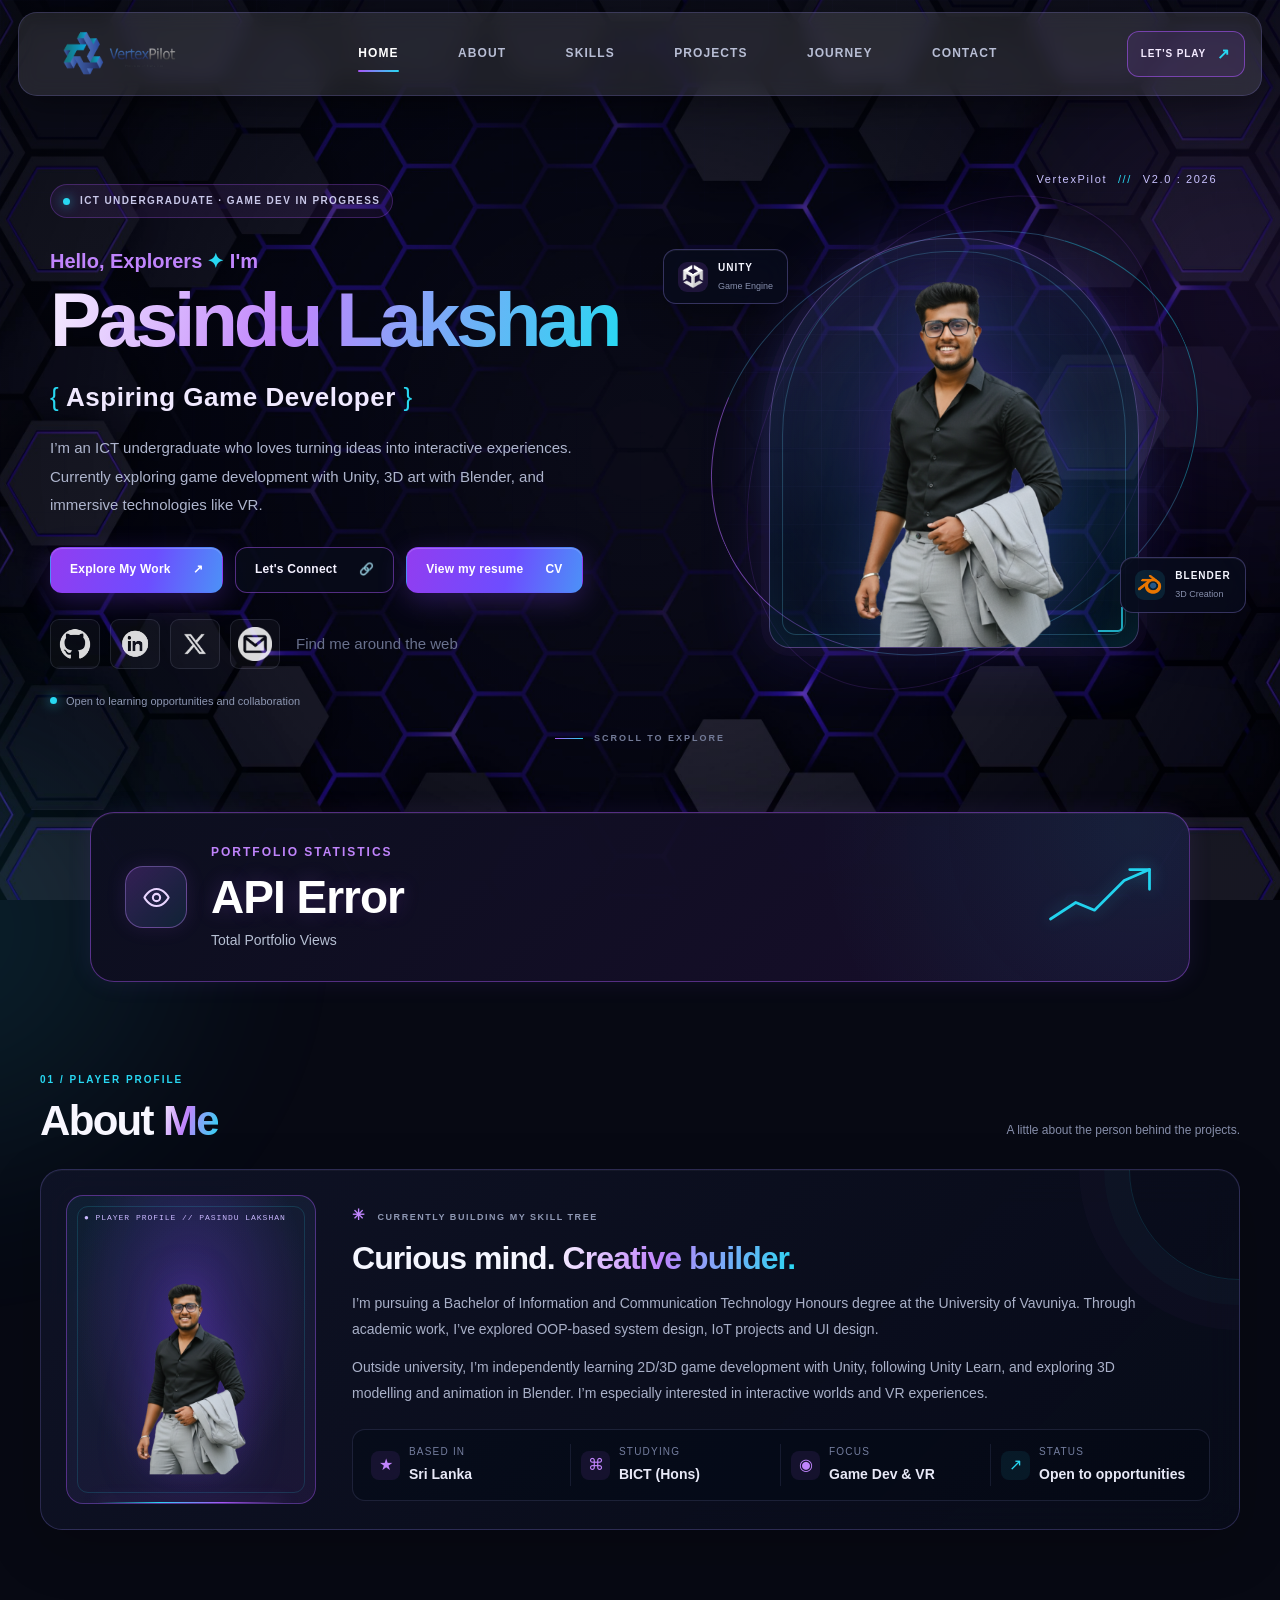
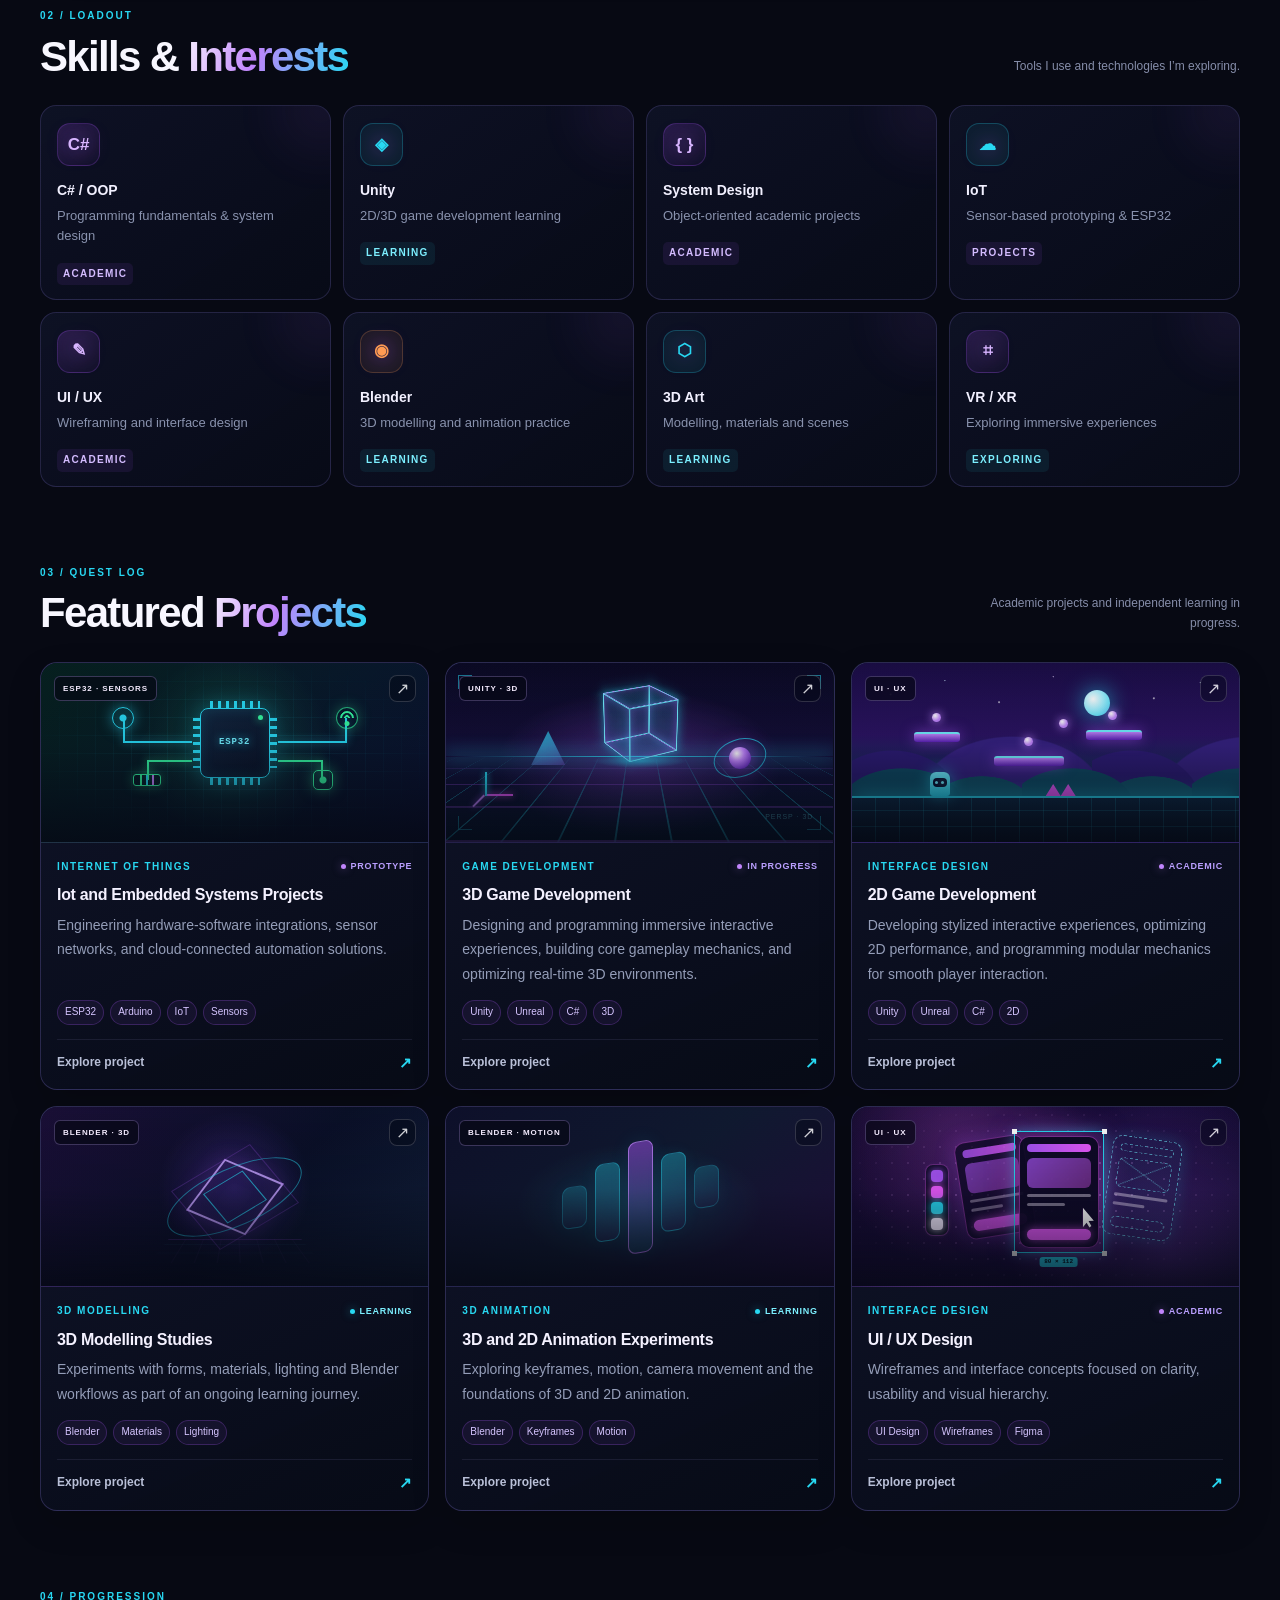
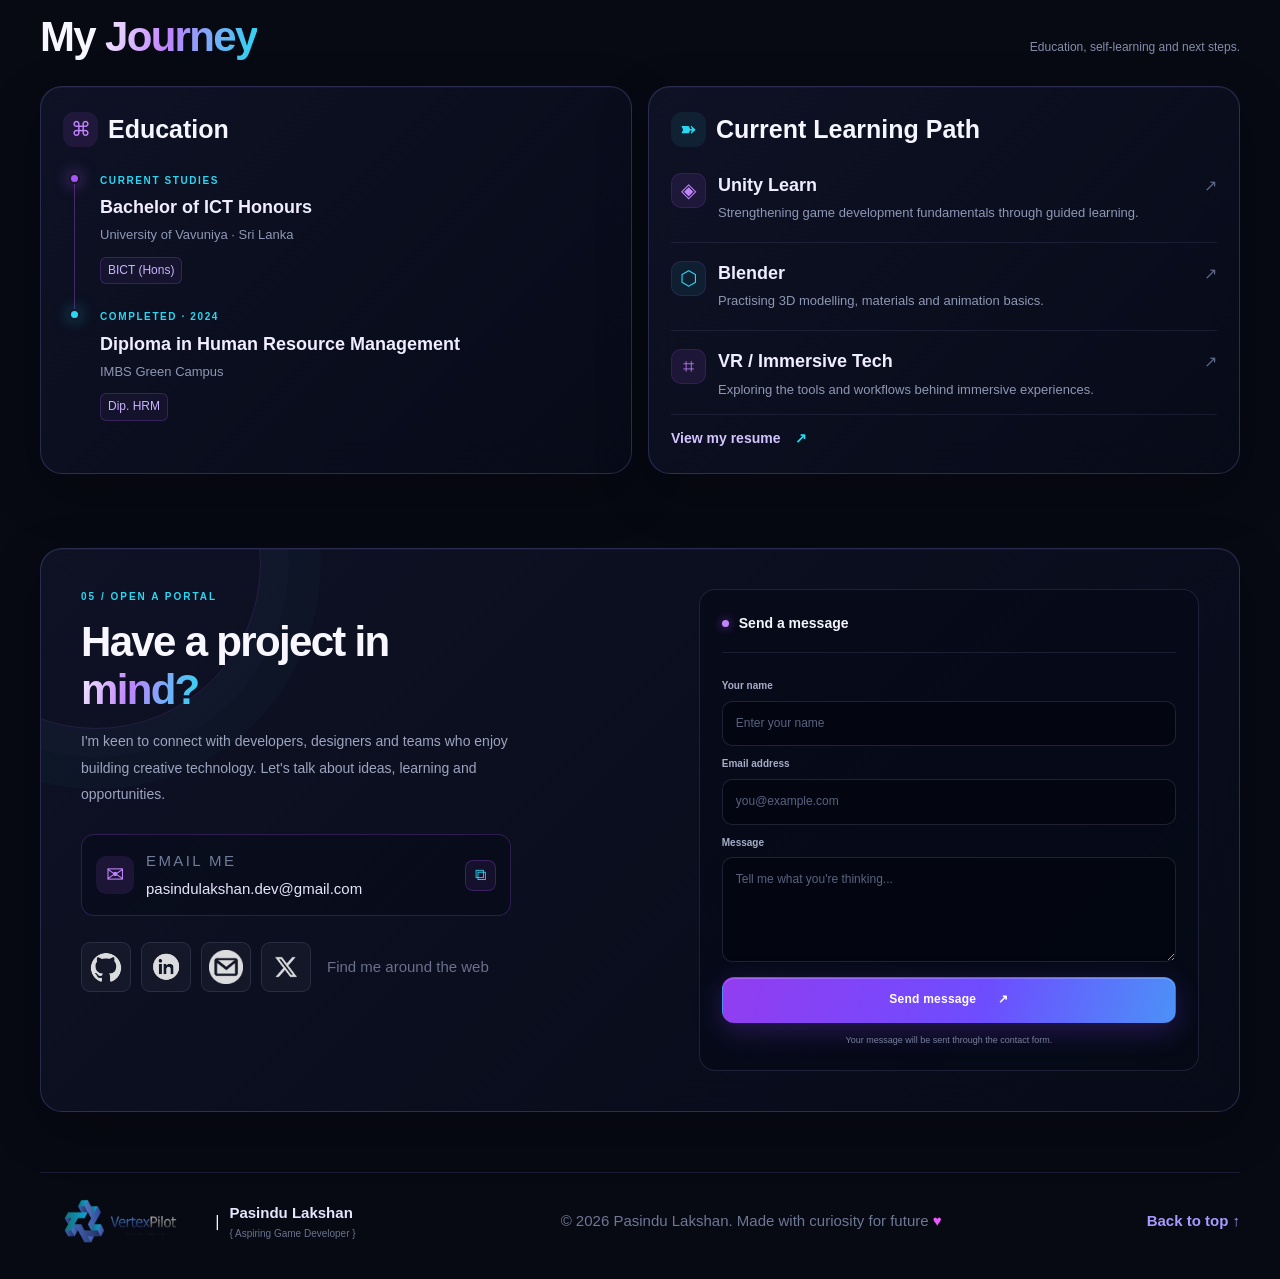
<file: index.html>
<!DOCTYPE html>
<html lang="en">
<head>
  <meta charset="UTF-8">
  <meta name="viewport" content="width=device-width, initial-scale=1.0">
  <meta name="theme-color" content="#070913">
  <meta name="description" content="Pasindu Lakshan — ICT undergraduate exploring game development, Unity, 3D art, IoT and immersive technologies.">
  <title>Pasindu Lakshan | Portfolio</title>
  <link rel="icon" type="image/png" href="images/Title.png">
  <link rel="stylesheet" href="style.css">
  <link rel="stylesheet" href="neon.css">
</head>
<body class="portfolio-home">
  <div class="ambient ambient-one" aria-hidden="true"></div>
  <div class="ambient ambient-two" aria-hidden="true"></div>

  <header class="site-header">
    <a class="brand" href="#home" aria-label="Pasindu Lakshan home">
      <div class="logo">
            <img src="images/logo1.png" alt="VertexPilot_Logo">
      </div>
      <!-- <span class="brand-mark" aria-hidden="true">
        <svg viewBox="0 0 48 48" fill="none"><path d="M12 8h24a4 4 0 0 1 3.8 2.8l4 13.2a7 7 0 0 1-6.7 9h-1.5a7 7 0 0 1-5.3-2.4l-3.7-4.3h-5.2l-3.7 4.3a7 7 0 0 1-5.3 2.4h-1.5a7 7 0 0 1-6.7-9l4-13.2A4 4 0 0 1 12 8Z" stroke="currentColor" stroke-width="2.4"/><path d="M14 15v10M9 20h10M33 18h.1M37 23h.1" stroke="currentColor" stroke-width="2.8" stroke-linecap="round"/><path d="M25 15.5h6" stroke="currentColor" stroke-width="2.2" stroke-linecap="round"/></svg>
      </span> -->
      <!-- <span class="brand-copy"><strong>PASINDU LAKSHAN<span>●</span></strong><small>ASPIRING GAME DEVELOPER</small></span> -->
    </a>

    <button class="hamburger" id="hamburger" type="button" aria-label="Open navigation" aria-expanded="false" aria-controls="nav-menu"><span></span><span></span><span></span></button>

    <nav class="main-nav" id="nav-menu" aria-label="Main navigation">
      <a class="active" href="#home">Home</a>
      <a href="#about">About</a>
      <a href="#skills">Skills</a>
      <a href="#projects">Projects</a>
      <a href="#journey">Journey</a>
      <a href="#contact">Contact</a>
    </nav>

    <div class="header-actions">
      <!-- <button class="theme-toggle" id="theme-toggle" type="button" aria-label="Switch to light theme" title="Toggle theme">
        <svg class="moon-icon" viewBox="0 0 24 24" width="19" height="19" fill="none" aria-hidden="true"><path d="M20.5 15.4A8.4 8.4 0 0 1 8.6 3.5 8.5 8.5 0 1 0 20.5 15.4Z" stroke="currentColor" stroke-width="1.8" stroke-linecap="round" stroke-linejoin="round"/></svg>
      </button> -->
      <a class="header-game-link" href="#projects" aria-label="Explore projects"><span>LET'S PLAY</span><span aria-hidden="true">↗</span></a>
    </div>
  </header>

  <main>
    <!-- HERO -->
    <section class="hero-section section-wrap" id="home">
      <div class="hero-copy">
        <div class="eyebrow"><span class="eyebrow-dot"></span> ICT UNDERGRADUATE · GAME DEV IN PROGRESS</div>
        <p class="hero-greeting">Hello, Explorers<span class="wave">✦</span>  I'm </p>
        <h1><span class="name-gradient">Pasindu  Lakshan</span></h1>
        <h2 class="hero-role"><span class="role-bracket">{</span> Aspiring Game Developer <span class="role-bracket">}</span></h2>
        <p class="hero-description">I’m an ICT undergraduate who loves turning ideas into interactive experiences. Currently exploring game development with Unity, 3D art with Blender, and immersive technologies like VR.</p>
        <div class="hero-buttons">
          <a class="button button-primary" href="#projects">Explore My Work <span aria-hidden="true">↗</span></a>
          <a class="button button-secondary" href="#contact">Let's Connect <span aria-hidden="true">🔗</span></a>
          <a class="button button-primary" href="CV/Pasindu%20Lakshan%20Resume.pdf" target="_blank" rel="noopener">View my resume <span>CV</span></a>
        </div>
        <div class="social-row" aria-label="Social links">
          <a href="https://github.com/VertexPilot" target="_blank" rel="noopener noreferrer" aria-label="GitHub" title="GitHub"><img src="images/github.png" alt=""></a>
          <a href="https://www.linkedin.com/in/dev-pasindu" target="_blank" rel="noopener noreferrer" aria-label="LinkedIn" title="LinkedIn"><img src="images/linkdln.png" alt=""></a>
          <a href="https://x.com/Pasindu_L4kshan" target="_blank" rel="noopener noreferrer" aria-label="Twitter X" title="Twitter X"><img src="images/X.png" alt=""></a>
          <a href="mailto:pasindulakshan.dev@gmail.com" aria-label="Email" title="Email"><img src="images/gmail.png" alt=""></a>
          
          <span class="social-caption">Find me around the web</span>
        </div>
        <div class="hero-status"><span class="status-light"></span> Open to learning opportunities and collaboration</div>
      </div>

      <div class="hero-visual" aria-label="Portrait of Pasindu Lakshan">
        <div class="visual-grid" aria-hidden="true"></div>
        <div class="orbit orbit-large" aria-hidden="true"></div>
        <div class="orbit orbit-small" aria-hidden="true"></div>
        <div class="hero-glow" aria-hidden="true"></div>
        <div class="hero-image-frame">
          <div class="frame-corner frame-corner-tl"></div><div class="frame-corner frame-corner-br"></div>
          <img class="hero-portrait" src="images/profile1.png" alt="Pasindu Lakshan">
        </div>
        <div class="floating-chip chip-unity"><span class="chip-icon">
          <img src="images/unity-logo-dark.png" alt="UNITY">
        </span><span><strong>UNITY</strong><small>Game Engine</small></span></div>
        <div class="floating-chip chip-blender"><span class="chip-icon cyan">
          <img src="images/Blender_logo.png" alt="Blender">
        </span><span><strong>BLENDER</strong><small>3D Creation</small></span></div>
        <!-- <div class="visual-index">VertexPilot <span>///</span> V2.0 : 2026</div> -->
        <div class="visual-coordinate">VertexPilot <span>///</span> V2.0 : 2026</div>
      </div>
    </section>

    <div class="scroll-cue"><span></span> SCROLL TO EXPLORE</div>

    <!-- PORTFOLIO VIEW COUNTER -->
<section class="portfolio-view-counter"
         aria-label="Portfolio statistics">

    <div class="portfolio-view-counter__card">

        <div class="portfolio-view-counter__icon">
            <svg viewBox="0 0 24 24"
                 fill="none"
                 stroke="currentColor"
                 stroke-width="1.7"
                 stroke-linecap="round"
                 stroke-linejoin="round"
                 aria-hidden="true">
                <path d="M2 12s3.5-7 10-7 10 7 10 7-3.5 7-10 7-10-7-10-7Z"/>
                <circle cx="12" cy="12" r="3"/>
            </svg>
        </div>

        <div class="portfolio-view-counter__content">
            <p class="portfolio-view-counter__eyebrow">
                PORTFOLIO STATISTICS
            </p>

            <p class="portfolio-view-counter__number"
               id="portfolioViewCount"
               aria-live="polite">
                Loading...
            </p>

            <p class="portfolio-view-counter__label">
                Total Portfolio Views
            </p>
        </div>

        <div class="portfolio-view-counter__chart"
             aria-hidden="true">
            <svg viewBox="0 0 100 60" fill="none">
                <path d="M5 50 L28 35 L45 42 L72 15 L95 5"
                      stroke="currentColor"
                      stroke-width="2.5"
                      stroke-linecap="round"
                      stroke-linejoin="round"/>
                <path d="M77 5 H95 V23"
                      stroke="currentColor"
                      stroke-width="2.5"
                      stroke-linecap="round"
                      stroke-linejoin="round"/>
            </svg>
        </div>

    </div>
</section>

    <!-- ABOUT -->
    <section class="section-wrap content-section" id="about">
      <div class="section-heading"><div><p class="section-kicker">01 / PLAYER PROFILE</p><h2>About <span class="gradient-text">Me</span></h2></div><p class="section-aside">A little about the person behind the projects.</p></div>
      <div class="about-panel glass-panel">
        <div class="about-avatar-wrap"><img src="images/profile.png" alt="Portrait of Pasindu Lakshan" class="about-avatar"><span class="avatar-decoration" aria-hidden="true"></span><span class="avatar-label"><span>●</span> PLAYER PROFILE // PASINDU LAKSHAN</span></div>
        <div class="about-copy">
          <div class="mini-label"><span class="tiny-cross">✳</span> CURRENTLY BUILDING MY SKILL TREE</div>
          <h3>Curious mind. <span class="gradient-text">Creative builder.</span></h3>
          <p>I’m pursuing a Bachelor of Information and Communication Technology Honours degree at the University of Vavuniya. Through academic work, I’ve explored OOP-based system design, IoT projects and UI design.</p>
          <p>Outside university, I’m independently learning 2D/3D game development with Unity, following Unity Learn, and exploring 3D modelling and animation in Blender. I’m especially interested in interactive worlds and VR experiences.</p>
          <div class="profile-facts">
            <div class="profile-fact"><span class="fact-icon">★</span><span><small>BASED IN</small><strong>Sri Lanka</strong></span></div>
            <div class="profile-fact"><span class="fact-icon">⌘</span><span><small>STUDYING</small><strong>BICT (Hons)</strong></span></div>
            <div class="profile-fact"><span class="fact-icon">◉</span><span><small>FOCUS</small><strong>Game Dev & VR</strong></span></div>
            <div class="profile-fact"><span class="fact-icon cyan-icon">↗</span><span><small>STATUS</small><strong>Open to opportunities</strong></span></div>
          </div>
        </div>
      </div>
    </section>

    <!-- SKILLS -->
    <section class="section-wrap content-section" id="skills">
      <div class="section-heading"><div><p class="section-kicker">02 / LOADOUT</p><h2>Skills & <span class="gradient-text">Interests</span></h2></div><p class="section-aside">Tools I use and technologies I’m exploring.</p></div>
      <div class="skills-grid">
        <article class="skill-card"><span class="skill-symbol purple">C#</span><h3>C# / OOP</h3><p>Programming fundamentals & system design</p><span class="skill-level">ACADEMIC</span></article>
        <article class="skill-card"><span class="skill-symbol cyan">◈</span><h3>Unity</h3><p>2D/3D game development learning</p><span class="skill-level learning">LEARNING</span></article>
        <article class="skill-card"><span class="skill-symbol purple">{ }</span><h3>System Design</h3><p>Object-oriented academic projects</p><span class="skill-level">ACADEMIC</span></article>
        <article class="skill-card"><span class="skill-symbol cyan">☁︎</span><h3>IoT</h3><p>Sensor-based prototyping & ESP32</p><span class="skill-level">PROJECTS</span></article>
        <article class="skill-card"><span class="skill-symbol purple">✎</span><h3>UI / UX</h3><p>Wireframing and interface design</p><span class="skill-level">ACADEMIC</span></article>
        <article class="skill-card"><span class="skill-symbol orange">◉</span><h3>Blender</h3><p>3D modelling and animation practice</p><span class="skill-level learning">LEARNING</span></article>
        <article class="skill-card"><span class="skill-symbol cyan">⬡</span><h3>3D Art</h3><p>Modelling, materials and scenes</p><span class="skill-level learning">LEARNING</span></article>
        <article class="skill-card"><span class="skill-symbol purple">⌗</span><h3>VR / XR</h3><p>Exploring immersive experiences</p><span class="skill-level learning">EXPLORING</span></article>
      </div>
    </section>

    <!-- PROJECTS -->
    <section class="section-wrap content-section" id="projects">
      <div class="section-heading"><div><p class="section-kicker">03 / QUEST LOG</p><h2>Featured <span class="gradient-text">Projects</span></h2></div><p class="section-aside">Academic projects and independent learning in progress.</p></div>
      <div class="projects-grid">
	  
		<!--Project IoT -->
		<a class="project-card" href="project-iot.html">
          <div class="project-cover cover-art cover-art-iot"><div class="art-iot" aria-hidden="true"><div class="aiot-stage"><span class="aiot-trace t1"></span><span class="aiot-trace t2"></span><span class="aiot-trace t3"></span><span class="aiot-trace t4"></span><span class="aiot-node n1"></span><span class="aiot-node n2"></span><span class="aiot-node n3"></span><span class="aiot-node n4"></span><div class="aiot-chip"><i></i><b>ESP32</b></div></div></div><span class="cover-badge">ESP32 · SENSORS</span><span class="cover-symbol">↗</span></div>
          <div class="project-card-content"><div class="project-card-top"><span class="project-type">INTERNET OF THINGS</span><span class="project-status"><i></i> PROTOTYPE</span></div><h3>Iot and Embedded Systems Projects</h3><p>Engineering hardware-software integrations, sensor networks, and cloud-connected automation solutions.</p><div class="tag-row"><span>ESP32</span><span>Arduino</span><span>IoT</span><span>Sensors</span></div><div class="project-card-footer">Explore project <span>↗</span></div></div>
        </a>
		
		<!--Project 3D Game Development -->
        <a class="project-card project-card-featured" href="project-game-development.html">
          <div class="project-cover cover-art cover-art-3d"><div class="art-3d" aria-hidden="true"><span class="a3d-floor"></span><span class="a3d-horizon"></span><span class="a3d-tri"></span><span class="a3d-orb"></span><div class="a3d-cube"><i></i><i></i><i></i><i></i><i></i><i></i></div><span class="a3d-gizmo"><b></b><b></b><b></b></span><span class="a3d-hud"></span></div><span class="cover-badge">UNITY · 3D</span><span class="cover-symbol">↗</span></div>
          <div class="project-card-content"><div class="project-card-top"><span class="project-type">GAME DEVELOPMENT</span><span class="project-status"><i></i> IN PROGRESS</span></div><h3>3D Game Development</h3><p>Designing and programming immersive interactive experiences, building core gameplay mechanics, and optimizing real-time 3D environments.</p><div class="tag-row"><span>Unity</span><span>Unreal</span><span>C#</span><span>3D</span></div><div class="project-card-footer">Explore project <span>↗</span></div></div>
        </a>
        
		<!--Project 2D Game Development -->
		<a class="project-card" href="project-2Dgame-development.html">
          <div class="project-cover cover-art cover-art-2d"><div class="art-2d" aria-hidden="true"><span class="a2d-stars"></span><span class="a2d-moon"></span><span class="a2d-far"></span><span class="a2d-near"></span><span class="a2d-ground"></span><div class="a2d-stage"><span class="a2d-plat p1"></span><span class="a2d-plat p2"></span><span class="a2d-plat p3"></span><i class="a2d-coin c1"></i><i class="a2d-coin c2"></i><i class="a2d-coin c3"></i><i class="a2d-coin c4"></i><span class="a2d-spike"></span><span class="a2d-hero"></span></div></div><span class="cover-badge">UI · UX</span><span class="cover-symbol">↗</span></div>
          <div class="project-card-content"><div class="project-card-top"><span class="project-type">INTERFACE DESIGN</span><span class="project-status"><i></i> ACADEMIC</span></div><h3>2D Game Development</h3><p>Developing stylized interactive experiences, optimizing 2D performance, and programming modular mechanics for smooth player interaction.</p><div class="tag-row"><span>Unity</span><span>Unreal</span><span>C#</span><span>2D</span></div><div class="project-card-footer">Explore project <span>↗</span></div></div>
        </a>
		
		<!--Project 3D Modelling -->
        <a class="project-card" href="project-3d-modelling.html">
          <div class="project-cover cover-model"><div class="model-art" aria-hidden="true"><div class="model-cube"></div><div class="model-ring"></div><div class="model-floor"></div></div><span class="cover-badge">BLENDER · 3D</span><span class="cover-symbol">↗</span></div>
          <div class="project-card-content"><div class="project-card-top"><span class="project-type">3D MODELLING</span><span class="project-status learning-status"><i></i> LEARNING</span></div><h3>3D Modelling Studies</h3><p>Experiments with forms, materials, lighting and Blender workflows as part of an ongoing learning journey.</p><div class="tag-row"><span>Blender</span><span>Materials</span><span>Lighting</span></div><div class="project-card-footer">Explore project <span>↗</span></div></div>
        </a>
		
		<!--Project 3D Animation -->
        <a class="project-card" href="project-3d-animation.html">
          <div class="project-cover cover-animation"><div class="animation-art" aria-hidden="true"><span></span><span></span><span></span><span></span><span></span></div><span class="cover-badge">BLENDER · MOTION</span><span class="cover-symbol">↗</span></div>
          <div class="project-card-content"><div class="project-card-top"><span class="project-type">3D ANIMATION</span><span class="project-status learning-status"><i></i> LEARNING</span></div><h3>3D and 2D Animation Experiments</h3><p>Exploring keyframes, motion, camera movement and the foundations of 3D and 2D animation.</p><div class="tag-row"><span>Blender</span><span>Keyframes</span><span>Motion</span></div><div class="project-card-footer">Explore project <span>↗</span></div></div>
        </a>
		
		<!--Project UI/UX Designing -->
        <a class="project-card" href="project-ui-ux.html">
          <div class="project-cover cover-art cover-art-ux"><div class="art-ux" aria-hidden="true"><div class="aux-stage"><div class="aux-palette"><i></i><i></i><i></i><i></i></div><div class="aux-scr back"><span class="aux-hd"></span><i class="aux-img"></i><b></b><b></b><span class="aux-btn"></span></div><div class="aux-scr front"><span class="aux-hd"></span><i class="aux-img"></i><b></b><b></b><span class="aux-btn"></span></div><div class="aux-sel"></div><div class="aux-scr wire"><span class="aux-hd"></span><i class="aux-img"></i><b></b><b></b><span class="aux-btn"></span></div><span class="aux-cursor"></span></div></div><span class="cover-badge">UI · UX</span><span class="cover-symbol">↗</span></div>
          <div class="project-card-content"><div class="project-card-top"><span class="project-type">INTERFACE DESIGN</span><span class="project-status"><i></i> ACADEMIC</span></div><h3>UI / UX Design</h3><p>Wireframes and interface concepts focused on clarity, usability and visual hierarchy.</p><div class="tag-row"><span>UI Design</span><span>Wireframes</span><span>Figma</span></div><div class="project-card-footer">Explore project <span>↗</span></div></div>
        </a>
		
		
      </div>
    </section>

    <!-- JOURNEY -->
    <section class="section-wrap content-section" id="journey">
      <div class="section-heading"><div><p class="section-kicker">04 / PROGRESSION</p><h2>My <span class="gradient-text">Journey</span></h2></div><p class="section-aside">Education, self-learning and next steps.</p></div>
      <div class="journey-grid">
        <div class="journey-panel glass-panel"><div class="panel-title"><span class="panel-icon">⌘</span><h3>Education</h3></div>
          <div class="timeline-item"><span class="timeline-node"></span><div class="timeline-meta">CURRENT STUDIES</div><h4>Bachelor of ICT Honours</h4><p>University of Vavuniya · Sri Lanka</p><span class="timeline-chip">BICT (Hons)</span></div>
          <div class="timeline-item"><span class="timeline-node cyan-node"></span><div class="timeline-meta">COMPLETED · 2024</div><h4>Diploma in Human Resource Management</h4><p>IMBS Green Campus</p><span class="timeline-chip">Dip. HRM</span></div>
        </div>
        <div class="journey-panel glass-panel"><div class="panel-title"><span class="panel-icon cyan-panel-icon">➽</span><h3>Current Learning Path</h3></div>
          <div class="learning-row"><span class="learning-icon">◈</span><div><h4>Unity Learn</h4><p>Strengthening game development fundamentals through guided learning.</p></div><span class="learning-arrow">↗</span></div>
          <div class="learning-row"><span class="learning-icon cyan-learning-icon">⬡</span><div><h4>Blender</h4><p>Practising 3D modelling, materials and animation basics.</p></div><span class="learning-arrow">↗</span></div>
          <div class="learning-row"><span class="learning-icon">⌗</span><div><h4>VR / Immersive Tech</h4><p>Exploring the tools and workflows behind immersive experiences.</p></div><span class="learning-arrow">↗</span></div>
          <a class="text-link" href="CV/Pasindu%20Lakshan%20Resume.pdf" target="_blank" rel="noopener">View my resume <span>↗</span></a>
        </div>
      </div>
    </section>

    <!-- CONTACT -->
    <section class="section-wrap content-section contact-section" id="contact">
      <div class="contact-panel glass-panel">
        <div class="contact-copy"><p class="section-kicker">05 / OPEN A PORTAL</p><h2>Have a project in <span class="gradient-text">mind?</span></h2><p>I'm keen to connect with developers, designers and teams who enjoy building creative technology. Let's talk about ideas, learning and opportunities.</p>
          <div class="contact-direct"><span class="contact-direct-icon">✉</span><div><small>EMAIL ME</small><a href="mailto:pasindulakshan.dev@gmail.com">pasindulakshan.dev@gmail.com</a>
          </div><button type="button" class="copy-email" id="copy-email" title="Copy email address" aria-label="Copy email address">⧉</button></div>
          <div class="social-row" aria-label="Social links">
          <a href="https://github.com/VertexPilot" target="_blank" rel="noopener noreferrer" aria-label="GitHub" title="GitHub"><img src="images/github.png" alt=""></a>
          <a href="https://www.linkedin.com/in/dev-pasindu" target="_blank" rel="noopener noreferrer" aria-label="LinkedIn" title="LinkedIn"><img src="images/linkdln.png" alt=""></a>
          <a href="mailto:pasindulakshan.dev@gmail.com" aria-label="Email" title="Email"><img src="images/gmail.png" alt=""></a>
          <a href="https://x.com/Pasindu_L4kshan" target="_blank" rel="noopener noreferrer" aria-label="Twitter X" title="Twitter X"><img src="images/X.png" alt=""></a>
          <span class="social-caption">Find me around the web</span>
        </div>
        </div>
        
        <form class="contact-form" id="contact-form">
          <input type="hidden" name="access_key" value="3a7ec319-418d-4992-bf59-163470f2b099">
          <div class="form-heading"><span class="form-indicator"></span><h3>Send a message</h3></div>
          <label for="sender-name">Your name</label><input id="sender-name" name="name" type="text" placeholder="Enter your name" autocomplete="name" required>
          <label for="sender-email">Email address</label><input id="sender-email" name="email" type="email" placeholder="you@example.com" autocomplete="email" required>
          <label for="sender-message">Message</label><textarea id="sender-message" name="message" rows="4" placeholder="Tell me what you're thinking..." required></textarea>
          <button type="submit" class="button button-primary form-submit">Send message <span aria-hidden="true">↗</span></button>
          <p class="form-note" id="form-note" aria-live="polite">Your message will be sent through the contact form.</p>
        </form>
      </div>
    </section>
  </main>

  <footer class="site-footer section-wrap">
    
    <a class="footer-brand" href="#home">
    <div class="logo">
      <img src="images/logo1.png" alt="VertexPilot_Logo">
    </div>
    <div class="borderline">|</div>
    <span><strong>Pasindu Lakshan</strong><small>{ Aspiring Game Developer }</small></span></a><p>© <span id="year-now">2026 V2.0</span> Pasindu Lakshan. Made with curiosity for future <span class="footer-heart">♥</span></p><a class="back-top" href="#home">Back to top ↑</a></footer>

  <script src="site.js"></script>
  <script>
    (() => {
    const API_BASE =
        "https://page-views-api.ratneshc.com/api/v1";

    // All pages use the same website ID.
    // Uses the live website's hostname automatically.
    const SITE_ID = window.location.hostname;

    // Shared counter key for the entire portfolio.
    const COUNTER_PATH = "/";

    const countElement =
        document.getElementById("portfolioViewCount");

    const params = new URLSearchParams({
        site: SITE_ID,
        path: COUNTER_PATH
    });

    async function updatePortfolioViews() {
        if (!SITE_ID) {
            if (countElement) {
                countElement.textContent = "API Error";
            }
            return;
        }

        const trackURL =
            `${API_BASE}/track?${params.toString()}`;

        const viewsURL =
            `${API_BASE}/views?${params.toString()}`;

        // Record the visit first.
        try {
            await fetch(trackURL, {
                method: "GET",
                cache: "no-store",
                keepalive: true
            });
        } catch (error) {
            console.warn("Unable to record portfolio visit.");
        }

        // Project pages count visits too, but only
        // the Home page needs to display the counter.
        if (!countElement) {
            return;
        }

        // Retrieve and display the saved count.
        try {
            const response = await fetch(viewsURL, {
                method: "GET",
                cache: "no-store"
            });

            if (!response.ok) {
                throw new Error("Counter API unavailable");
            }

            const data = await response.json();
            const views = Number(data.views);

            if (!Number.isFinite(views) || views < 0) {
                throw new Error("Invalid counter response");
            }

            countElement.textContent =
                new Intl.NumberFormat().format(views);

        } catch (error) {
            countElement.textContent = "API Error";
            console.warn("Unable to load portfolio views.");
        }
    }

    updatePortfolioViews();
})();
</script>
</body>
</html>
</file>
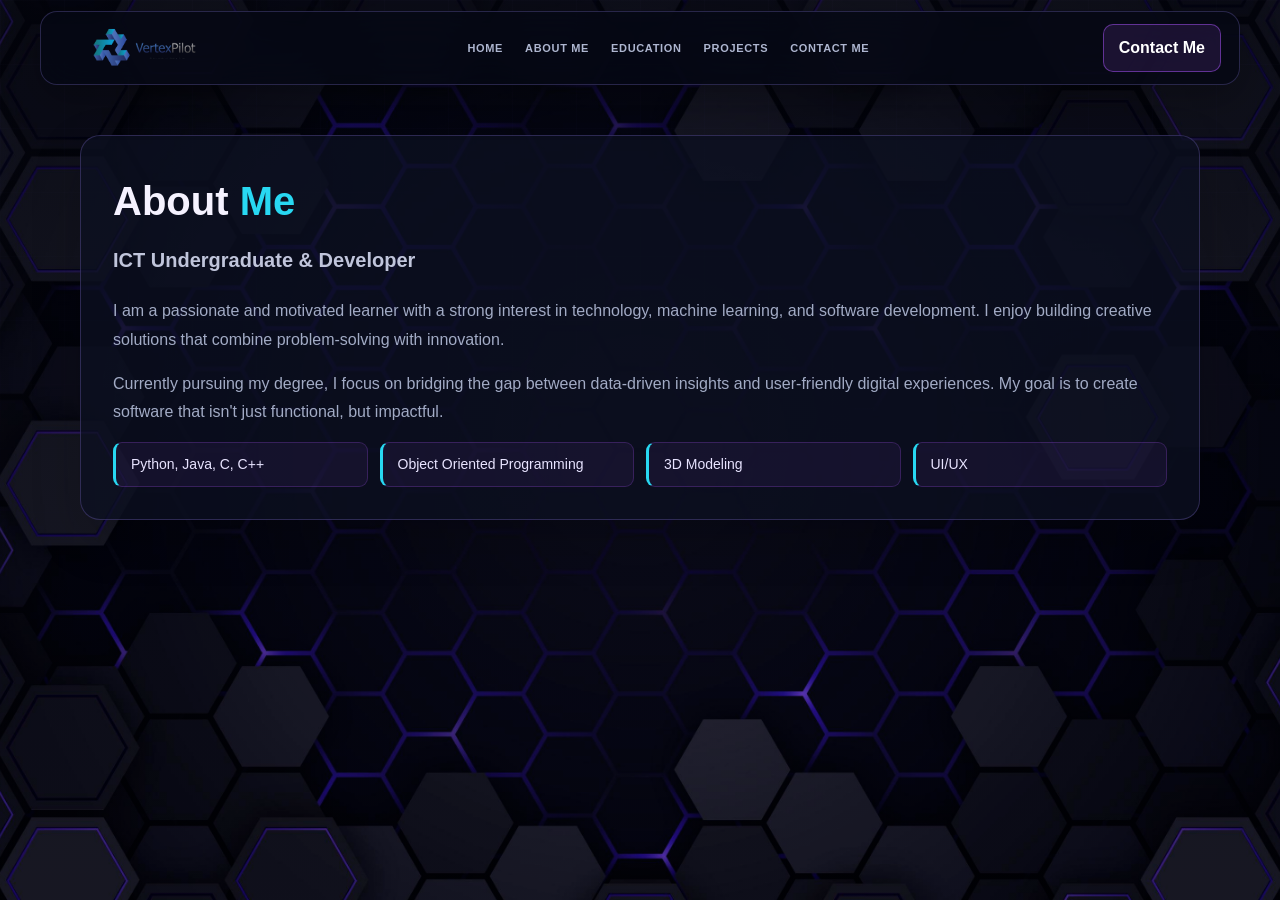
<file: about.html>
<!DOCTYPE html>
<html lang="en">
<head>
    <meta charset="UTF-8">
    <meta name="viewport" content="width=device-width, initial-scale=1.0">
    <title>About Me | Pasindu Lakshan</title>
    <link rel="stylesheet" href="style.css">
    <link rel="stylesheet" href="neon.css">
</head>
<body>

<header>
    <div class="logo"> 
        <img src="images/logo1.png" alt="OGAA Logo">
    </div>
    <nav>
        <a href="index.html#home">Home</a>
        <a href="index.html#about">About me</a>
        <a href="index.html#journey">Education</a>
        <a href="index.html#projects">Projects</a>
        <a href="index.html#contact">Contact me</a>
    </nav>
    <button class="hire-nav" type="button" onclick="window.location.href='index.html#contact'">Contact Me</button>
</header>

<section class="about-container">
    <div class="about-content">
        <div class="about-text">
            <h2>About <span>Me</span></h2>
            <h3>ICT Undergraduate & Developer</h3>
            <p>
                I am a passionate and motivated learner with a strong interest in technology, 
                machine learning, and software development. I enjoy building creative solutions 
                that combine problem-solving with innovation.
            </p>
            <p>
                Currently pursuing my degree, I focus on bridging the gap between data-driven 
                insights and user-friendly digital experiences. My goal is to create 
                software that isn't just functional, but impactful.
            </p>
            
            <div class="skills-grid">
                <div class="skill-item">Python, Java, C, C++</div>
                <div class="skill-item">Object Oriented Programming</div>
                <div class="skill-item">3D Modeling </div>
                <div class="skill-item">UI/UX</div>
            </div>
        </div>

        <!-- <div class="hero-image-container">
           <div class="square sq-1"></div>
            <div class="square sq-2"></div>
            <div class="profile-img-box"> -->
            <!-- <img src="images/profile1.png" alt="Pasindu Lakshan"> -->
        <!-- </div> -->
    </div>
</section>

</body>
</html>
</file>
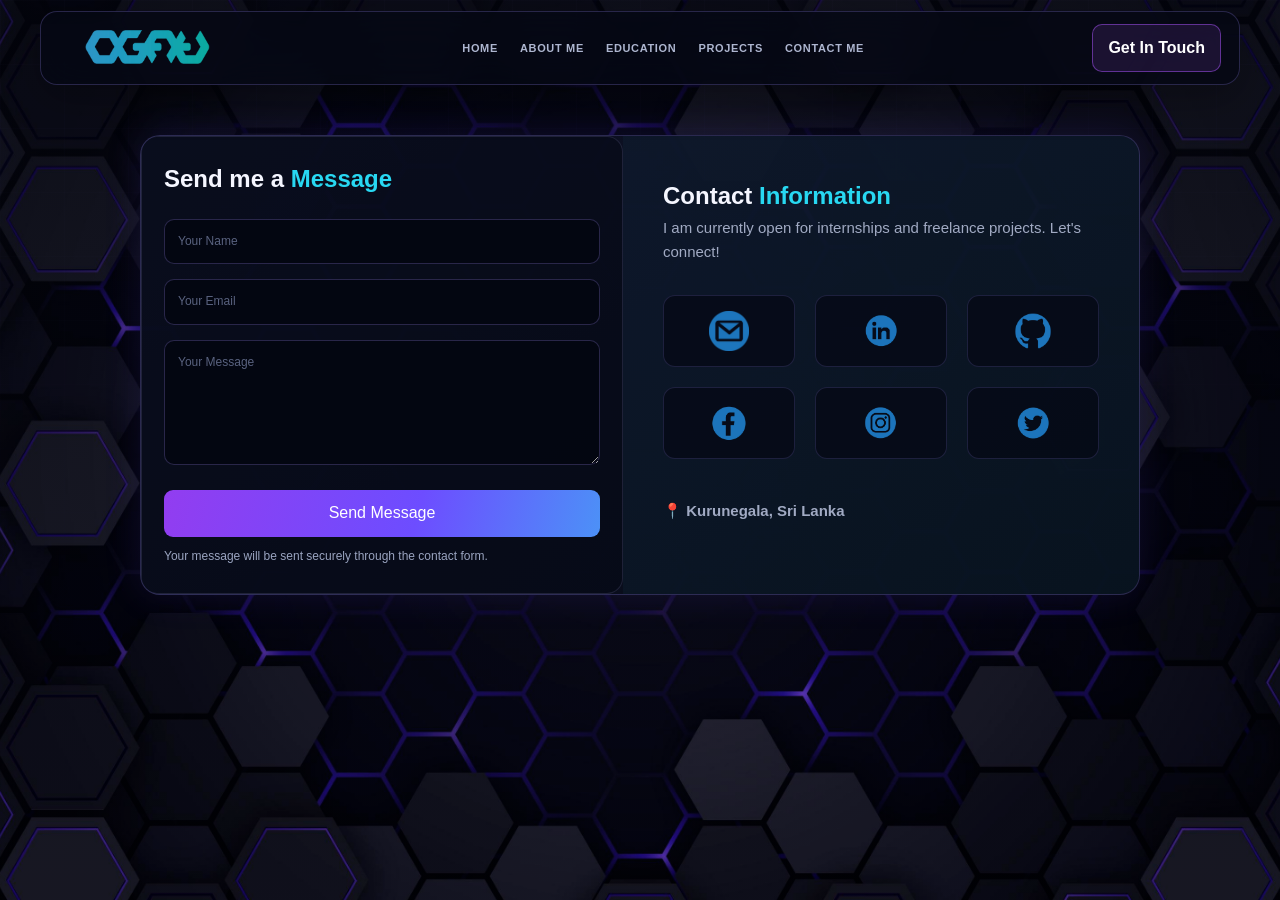
<file: contact.html>
<!DOCTYPE html>
<html lang="en">
<head>
    <meta charset="UTF-8">
    <meta name="viewport" content="width=device-width, initial-scale=1.0">
    <title>Contact Me | Pasindu Lakshan</title>
    <link rel="stylesheet" href="style.css">
    <link rel="stylesheet" href="neon.css">
</head>
<body>

<header>
    <div class="logo"> 
        <img src="images/logo.png" alt="OGAA Logo">
    </div>
    <nav>
        <a href="index.html#home">Home</a>
        <a href="index.html#about">About me</a>
        <a href="index.html#journey">Education</a>
        <a href="index.html#projects">Projects</a>
        <a href="index.html#contact">Contact me</a>
    </nav>
    <button class="hire-nav" type="button" onclick="window.location.href='index.html#contact'">Get In Touch</button>
</header>

<section class="contact-container">
    <div class="contact-box">
        <div class="contact-form">
            <h2>Send me a <span>Message</span></h2>
            <form id="legacy-contact-form">
                <input
                    type="hidden"
                    name="access_key"
                    value="3a7ec319-418d-4992-bf59-163470f2b099">
                <input id="legacy-sender-name" type="text" name="name" placeholder="Your Name" required>
                <input id="legacy-sender-email" type="email" name="email" placeholder="Your Email" required>
                <textarea id="legacy-sender-message" name="message" placeholder="Your Message" rows="5" required></textarea>
                <button type="submit" class="hire-btn1">Send Message</button>
            </form>
        <p id="legacy-form-note" style="color:#9aa4c0;font-size:12px;margin-top:10px;">Your message will be sent securely through the contact form.</p>
        </div>

        <div class="contact-info">
            <h2>Contact <span>Information</span></h2>
            <p>I am currently open for internships and freelance projects. Let's connect!</p>
            
            <div class="social-icons-grid">
                <a href="mailto:pasindulakshan.dev@gmail.com" class="icon-link">
                    <img src="images/gmail.png" alt="Gmail">
                </a>
                <a href="https://www.linkedin.com/in/pasindu-lakshan-jayasinghe/" target="_blank" rel="noopener noreferrer" class="icon-link">
                    <img src="images/linkdln.png" alt="LinkedIn">
                </a>
                <a href="https://github.com/VertexPilot" class="icon-link">
                    <img src="images/github.png" alt="GitHub">
                </a>
                <a href="https://www.facebook.com/lakshan.pasindu.1293" class="icon-link">
                    <img src="images/FB.png" alt="Facebook">
                </a>
                <a href="https://www.instagram.com/____pasindu_lakshan____/" class="icon-link">
                    <img src="images/insta.png" alt="Instagram">
                </a>
                <a href="https://x.com/Pasindu_L4kshan" class="icon-link">
                    <img src="images/twitter.png" alt="Twitter">
                </a>
            </div>
            
            <div class="location-tag">
                <p>📍 Kurunegala, Sri Lanka</p>
            </div>
        </div>
    </div>
</section>

<script>
    (() => {
        const form = document.getElementById("legacy-contact-form");
        const note = document.getElementById("legacy-form-note");

        if (!form) return;

        form.addEventListener("submit", async (event) => {
            event.preventDefault();

            if (!form.reportValidity()) return;

            const button = form.querySelector('button[type="submit"]');
            if (!button) return;

            const originalText = button.textContent;

            button.disabled = true;
            button.textContent = "Sending...";

            if (note) note.textContent = "Sending your message...";

            try {
                const response = await fetch(
                    "https://api.web3forms.com/submit",
                    {
                        method: "POST",
                        body: new FormData(form)
                    }
                );

                const result = await response.json();

                if (!response.ok || result.success !== true) {
                    throw new Error(
                        result.message || "Message could not be sent."
                    );
                }

                if (note) {
                    note.textContent =
                        "Message sent successfully! Thank you for reaching out.";
                }

                form.reset();

            } catch (error) {
                console.error("Contact form error:", error);

                if (note) {
                    note.textContent =
                        "Unable to send your message. Please try again later.";
                }

            } finally {
                button.disabled = false;
                button.textContent = originalText;
            }
        });
    })();
</script>
</body>
</html>
</file>
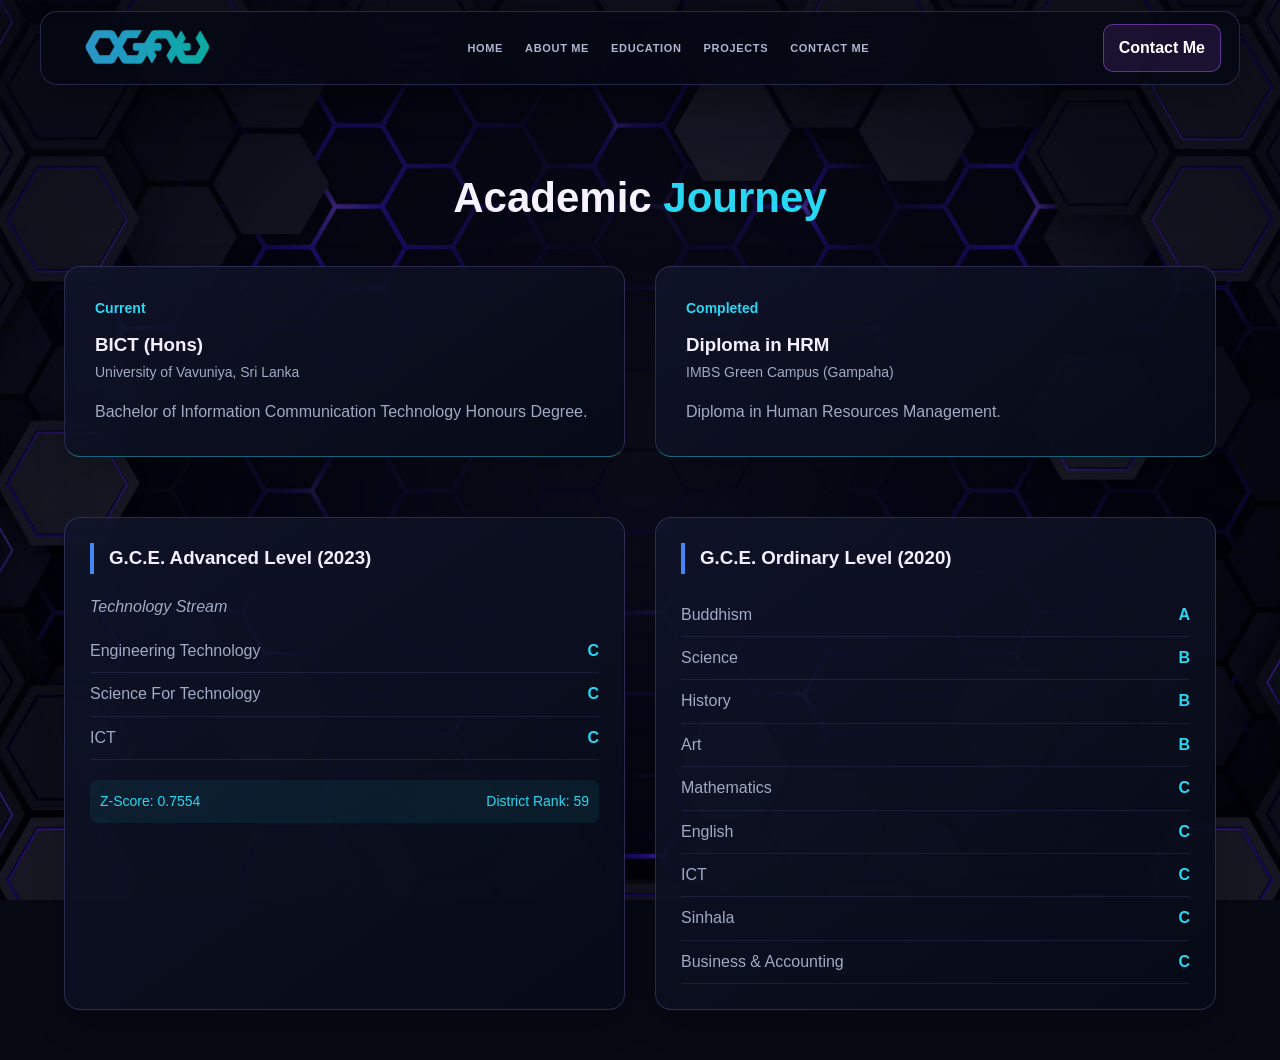
<file: education.html>
<!DOCTYPE html>
<html lang="en">
<head>
    <meta charset="UTF-8">
    <meta name="viewport" content="width=device-width, initial-scale=1.0">
    <title>Education | Pasindu Lakshan</title>
    <link rel="stylesheet" href="style.css">
    <link rel="stylesheet" href="neon.css">
</head>
<body>

<header>
    <div class="logo"> 
        <img src="images/logo.png" alt="OGAA Logo">
    </div>
    <nav>
        <a href="index.html#home">Home</a>
        <a href="index.html#about">About me</a>
        <a href="index.html#journey">Education</a>
        <a href="index.html#projects">Projects</a>
        <a href="index.html#contact">Contact me</a>
    </nav>
    <button class="hire-nav" type="button" onclick="window.location.href='index.html#contact'">Contact Me</button>
</header>

<section class="education-section">
    <h2 class="section-title">Academic <span>Journey</span></h2>

    <div class="edu-grid">
        <div class="edu-card highlight">
            <div class="edu-year">Current</div>
            <h3>BICT (Hons)</h3>
            <p class="institute">University of Vavuniya, Sri Lanka</p>
            <p>Bachelor of Information Communication Technology Honours Degree.</p>
        </div>

        <div class="edu-card highlight">
        <!-- <div class="edu-card"> -->
            <div class="edu-year">Completed</div>
            <h3>Diploma in HRM</h3>
            <p class="institute">IMBS Green Campus (Gampaha)</p>
            <p>Diploma in Human Resources Management.</p>
        </div>
        <!-- </div> -->
    </div>

    <div class="results-container">
        <div class="exam-box">
            <h3>G.C.E. Advanced Level (2023)</h3>
            <p class="stream">Technology Stream</p>
            <ul class="grades">
                <li>Engineering Technology <span>C</span></li>
                <li>Science For Technology <span>C</span></li>
                <li>ICT <span>C</span></li>
            </ul>
            <div class="stats-mini">
                <span>Z-Score: 0.7554</span>
                <span>District Rank: 59</span>
            </div>
        </div>

        <div class="exam-box">
            <h3>G.C.E. Ordinary Level (2020)</h3>
            <ul class="grades-ol">
                <li>Buddhism <span>A</span></li>
                <li>Science <span>B</span></li>
                <li>History <span>B</span></li>
                <li>Art <span>B</span></li>
                <li>Mathematics <span>C</span></li>
                <li>English <span>C</span></li>
                <li>ICT <span>C</span></li>
                <li>Sinhala <span>C</span></li>
                <li>Business & Accounting <span>C</span></li>
            </ul>
        </div>
    </div>
</section>

</body>
</html>
</file>
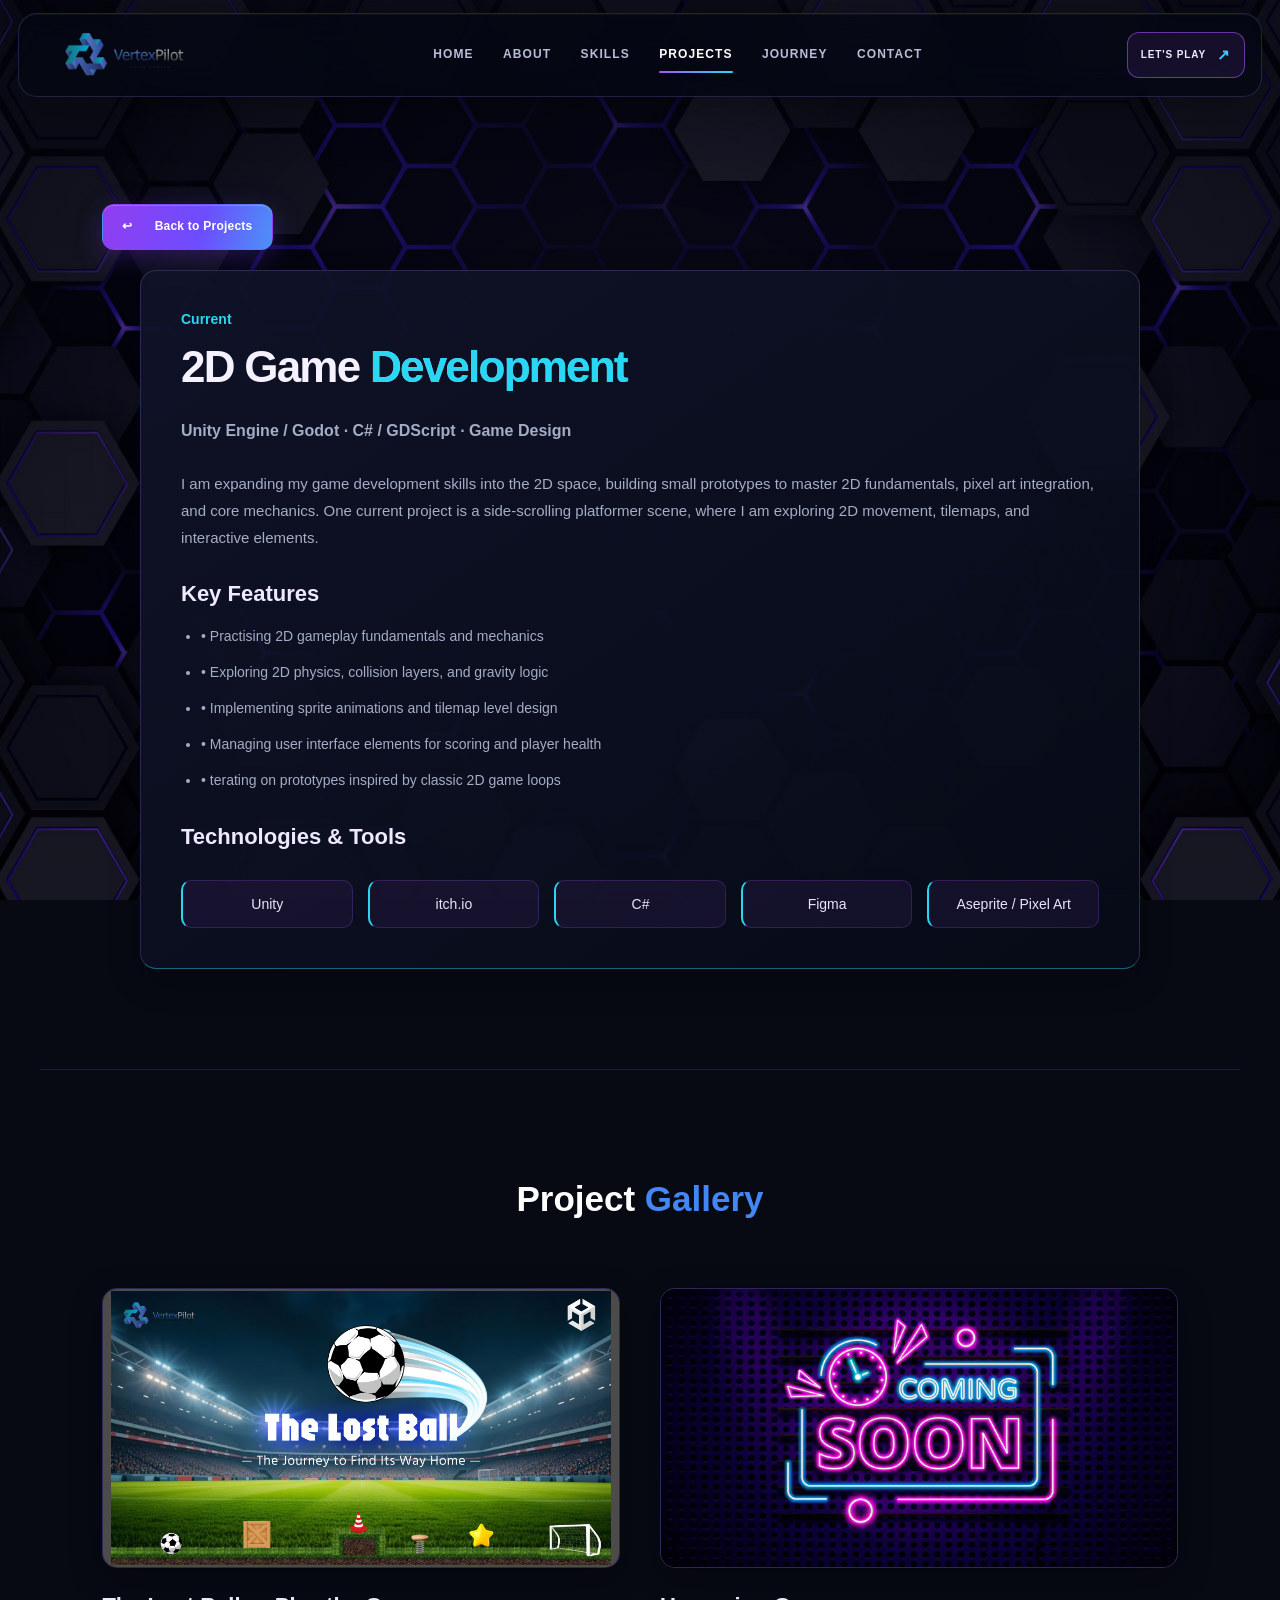
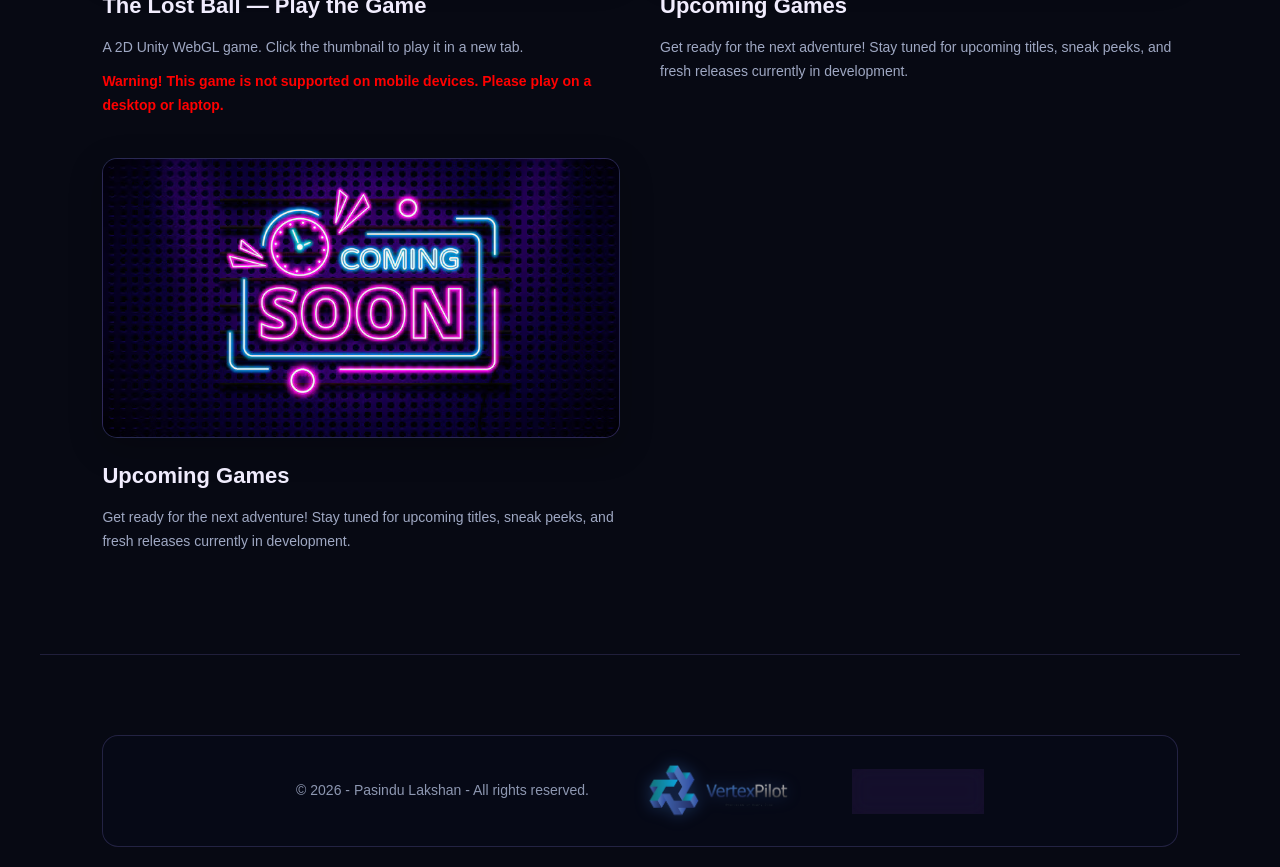
<file: project-2Dgame-development.html>
<!DOCTYPE html>
<html lang="en">
<head>
    <meta charset="UTF-8">
    <meta name="viewport" content="width=device-width, initial-scale=1.0">
    <title>Game Development | Pasindu Lakshan</title>
    <link rel="icon" type="image/png" href="images/Title.png">
    <link rel="stylesheet" href="style.css">
    
    <style>
        html { scroll-behavior: smooth; }
        .section-divider { border: 0; border-top: 1px solid rgba(151,136,244,.18); margin: 20px auto; width: min(calc(100% - 60px), 1200px); }
        @media (max-width: 768px) { .section-divider { margin: 0 5%; } }
    </style>
    
    <link rel="stylesheet" href="neon.css">
    <style id="project-page-index-navbar">
        /* Keep project-page navigation visually aligned with index.html without changing shared CSS files. */
        body:not(.portfolio-home) .site-header {
            position: sticky !important;
            top: 12px !important;
            left: auto !important;
            right: auto !important;
            z-index: 1000;
            width: min(calc(100% - 36px), 1320px) !important;
            max-width: 1320px !important;
            min-height: unset !important;
            margin: 12px auto 0 !important;
            padding: 11px 16px 11px 20px !important;
            display: flex;
            align-items: center;
            justify-content: space-between;
            gap: 20px;
            background: rgba(5, 8, 20, .78) !important;
            border: 1px solid rgba(150, 141, 255, .2) !important;
            border-radius: 19px !important;
            box-shadow: 0 14px 48px rgba(0,0,0,.25), inset 0 1px 0 rgba(255,255,255,.035);
            backdrop-filter: blur(24px);
            -webkit-backdrop-filter: blur(24px);
        }
        body:not(.portfolio-home) .site-header .brand {
            display: flex;
            align-items: center;
            gap: 10px;
            min-width: 190px;
            text-decoration: none;
        }
        body:not(.portfolio-home) .site-header .brand .logo img {
            display: block;
            height: 60px;
            width: auto;
            max-width: none;
            max-height: none;
            object-fit: contain;
        }
        body:not(.portfolio-home) .site-header nav.main-nav {
            display: flex;
            align-items: center;
            justify-content: center;
            gap: clamp(15px, 2.3vw, 34px);
            width: auto;
            margin: 0;
            padding: 0;
            order: 0;
            background: transparent;
            border: 0;
            border-radius: 0;
            overflow: visible;
        }
        body:not(.portfolio-home) .site-header nav.main-nav a {
            position: relative;
            margin: 0 !important;
            padding: 11px 0;
            color: #b8bed5;
            font-size: 12px;
            letter-spacing: .09em;
            text-transform: uppercase;
            font-weight: 700;
            text-decoration: none;
            border: 0;
            background: transparent;
            transition: color .2s ease;
        }
        body:not(.portfolio-home) .site-header nav.main-nav a:hover,
        body:not(.portfolio-home) .site-header nav.main-nav a.active {
            color: #fff !important;
        }
        body:not(.portfolio-home) .site-header .header-actions {
            display: flex;
            align-items: center;
            gap: 12px;
        }
        body:not(.portfolio-home) .site-header .theme-toggle {
            width: 38px;
            height: 38px;
            display: grid;
            place-items: center;
            border-radius: 12px;
            color: #d9d8ff;
            border: 1px solid transparent;
            background: transparent;
            cursor: pointer;
            transition: all .2s ease;
        }
        body:not(.portfolio-home) .site-header .theme-toggle:hover {
            border-color: var(--border);
            color: var(--cyan);
            background: rgba(168,85,247,.08);
        }
        body:not(.portfolio-home) .site-header .header-game-link {
            display: flex;
            gap: 11px;
            align-items: center;
            padding: 10px 13px;
            border: 1px solid rgba(168,85,247,.58);
            color: #f4eaff;
            border-radius: 12px;
            background: rgba(168,85,247,.1);
            text-decoration: none;
            font-size: 10px;
            font-weight: 800;
            letter-spacing: .09em;
            white-space: nowrap;
            transition: .2s ease;
        }
        body:not(.portfolio-home) .site-header .header-game-link span:last-child { font-size: 15px; color: var(--cyan); }
        body:not(.portfolio-home) .site-header .header-game-link:hover { background: rgba(168,85,247,.2); box-shadow: 0 0 24px rgba(168,85,247,.16); }
        body:not(.portfolio-home) .site-header .hamburger { display: none; }

        @media (max-width: 1050px) {
            body:not(.portfolio-home) .site-header { gap: 12px; }
            body:not(.portfolio-home) .site-header .brand { min-width: 165px; }
            body:not(.portfolio-home) .site-header nav.main-nav { gap: 15px; }
            body:not(.portfolio-home) .site-header nav.main-nav a { font-size: 10px; }
            body:not(.portfolio-home) .site-header .header-game-link { padding: 9px 10px; }
        }
        @media (max-width: 760px) {
            body:not(.portfolio-home) .site-header {
                top: 7px !important;
                width: calc(100% - 20px) !important;
                margin: 7px auto 0 !important;
                padding: 9px 10px !important;
                gap: 9px !important;
                border-radius: 15px !important;
                flex-wrap: nowrap;
            }
            body:not(.portfolio-home) .site-header .brand { min-width: 0; gap: 7px; }
            body:not(.portfolio-home) .site-header .brand .logo img { height: 60px; width: auto; max-width: none; max-height: none; }
            body:not(.portfolio-home) .site-header .header-actions { gap: 3px; }
            body:not(.portfolio-home) .site-header .header-game-link { display: none; }
            body:not(.portfolio-home) .site-header .theme-toggle { width: 34px; height: 34px; margin: 0; order: initial; }
            body:not(.portfolio-home) .site-header .hamburger {
                order: 3;
                display: flex;
                width: 35px;
                height: 35px;
                padding: 7px;
                flex-direction: column;
                justify-content: center;
                align-items: center;
                gap: 5px;
                cursor: pointer;
                border: 1px solid rgba(168,85,247,.22);
                border-radius: 9px;
                background: rgba(168,85,247,.06);
            }
            body:not(.portfolio-home) .site-header .hamburger span {
                display: block;
                width: 17px;
                height: 2px;
                border-radius: 3px;
                background: #e9e5ff;
                transition: .2s;
            }
            body:not(.portfolio-home) .site-header .hamburger.open span:nth-child(1) { transform: translateY(7px) rotate(45deg); }
            body:not(.portfolio-home) .site-header .hamburger.open span:nth-child(2) { opacity: 0; }
            body:not(.portfolio-home) .site-header .hamburger.open span:nth-child(3) { transform: translateY(-7px) rotate(-45deg); }
            body:not(.portfolio-home) .site-header nav.main-nav {
                display: none;
                position: absolute;
                top: calc(100% + 8px);
                left: 0;
                right: 0;
                width: 100%;
                margin: 0;
                padding: 8px;
                order: 0;
                flex-direction: column;
                align-items: stretch;
                gap: 2px;
                background: rgba(6,9,22,.97);
                border: 1px solid rgba(151,136,244,.3);
                border-radius: 14px;
                box-shadow: 0 18px 45px rgba(0,0,0,.35);
                backdrop-filter: blur(18px);
            }
            body:not(.portfolio-home) .site-header nav.main-nav.open { display: flex; }
            body:not(.portfolio-home) .site-header nav.main-nav a {
                padding: 12px 13px;
                border-radius: 8px;
                font-size: 11px;
            }
            body:not(.portfolio-home) .site-header nav.main-nav a:hover,
            body:not(.portfolio-home) .site-header nav.main-nav a.active { background: rgba(168,85,247,.1); }
            body:not(.portfolio-home) .site-header nav.main-nav a::after { display: none; }
        }
    </style>
</head>
<body>

    <header class="site-header">
    <a class="brand" href="index.html#home" aria-label="Pasindu Lakshan home">
      <div class="logo">
        <img src="images/logo1.png" alt="VertexPilot Logo">
      </div>
    </a>

    <button class="hamburger" id="hamburger" type="button" aria-label="Open navigation" aria-expanded="false" aria-controls="nav-menu"><span></span><span></span><span></span></button>

    <nav class="main-nav" id="nav-menu" aria-label="Main navigation">
      <a href="index.html#home">Home</a>
      <a href="index.html#about">About</a>
      <a href="index.html#skills">Skills</a>
      <a class="active" href="index.html#projects" aria-current="page">Projects</a>
      <a href="index.html#journey">Journey</a>
      <a href="index.html#contact">Contact</a>
    </nav>

    <div class="header-actions">
      <!-- <button class="theme-toggle" id="theme-toggle" type="button" aria-label="Switch to light theme" title="Toggle theme">
        <svg class="moon-icon" viewBox="0 0 24 24" width="19" height="19" fill="none" aria-hidden="true"><path d="M20.5 15.4A8.4 8.4 0 0 1 8.6 3.5 8.5 8.5 0 1 0 20.5 15.4Z" stroke="currentColor" stroke-width="1.8" stroke-linecap="round" stroke-linejoin="round"/></svg>
      </button> -->
      <a class="header-game-link" href="index.html#projects" aria-label="Explore projects"><span>LET'S PLAY</span><span aria-hidden="true">↗</span></a>
    </div>
  </header>

    <!-- ===== PROJECT DETAIL ===== -->
    <section style="padding:80px 8%;min-height:80vh;display:flex;flex-direction:column;justify-content:flex-start;">
        
        <div class="hero-buttons">
          <a class="button button-primary" href="index.html#projects" ><span aria-hidden="true">↩</span> Back to Projects</a>
        </div>

        <div class="project-detail-content">
            <div class="edu-year">Current</div>
            <div class="section-heading"><div><h2>2D Game <span class="gradient-text">Development</span></h2></div></div>
            <p class="institute">Unity Engine / Godot · C# / GDScript · Game Design     </p>
            <p style="margin-top: 25px;">I am expanding my game development skills into the 2D space, building small prototypes to master 2D fundamentals, pixel art integration, and core mechanics. One current project is a side-scrolling platformer scene, where I am exploring 2D movement, tilemaps, and interactive elements.</p>
            
            <h3 style="color: #fff; margin-top: 30px; margin-bottom: 15px; font-size: 22px;">Key Features</h3>
            <ul style="color: #aaa; line-height: 2; margin-left: 20px;">
                <li style="margin-bottom: 8px;">• Practising 2D gameplay fundamentals and mechanics</li>
                <li style="margin-bottom: 8px;">• Exploring 2D physics, collision layers, and gravity logic</li>
                <li style="margin-bottom: 8px;">• Implementing sprite animations and tilemap level design</li>
                <li style="margin-bottom: 8px;">• Managing user interface elements for scoring and player health</li>
                <li style="margin-bottom: 8px;">• terating on prototypes inspired by classic 2D game loops</li>
            </ul>

            <h3 style="color: #fff; margin-top: 30px; margin-bottom: 15px; font-size: 22px;">Technologies & Tools</h3>
            <div class="project-tools">
                <div class="tool-item">Unity</div>
                <div class="tool-item">itch.io</div>
                <div class="tool-item">C#</div>
                <div class="tool-item">Figma</div>
                <div class="tool-item">Aseprite / Pixel Art</div>
            </div>
        </div>
    </section>

    <hr class="section-divider">

    <!-- ===== GALLERY SECTION ===== -->
    <section style="padding: 80px 8%; min-height: auto;">
        <h2 style="text-align: center; font-size: 35px; margin-bottom: 60px; color: #fff;">
            Project <span style="color: #4287f5;">Gallery</span>
        </h2>

        <div class="gallery-container">

            <!-- Gallery Item 1: Playable Unity WebGL game -->
            <div class="gallery-item">
                <div class="gallery-image">
                    <a href="https://play.unity.com/en/user/d9fafaa9-3c2c-44a3-a317-e6bfc257dcc3" target="_blank" rel="noopener" aria-label="Play The Lost Ball (opens in a new tab)" style="display:block;width:100%;height:100%;">
                        <img src="images/2D-Banner01.png" alt="The Lost Ball 2D Unity game thumbnail">
                    </a>
                </div>
                <div class="gallery-description">
                    <h3>The Lost Ball — Play the Game</h3>
                    <p>A 2D Unity WebGL game. Click the thumbnail to play it in a new tab.</p>
                    <p style="color:#ff0000;font-weight:700;margin-top:10px;">Warning! This game is not supported on mobile devices. Please play on a desktop or laptop.</p>
                </div>
            </div>

            <!-- Gallery Item 2 -->
            <div class="gallery-item">
                <div class="gallery-image">
                    <img src="images/ComingSoon.jpg" alt="Unity third-person collectibles game screenshot">
                </div>
                <div class="gallery-description">
                    <h3>Upcoming Games</h3>
                    <p>Get ready for the next adventure! Stay tuned for upcoming titles, sneak peeks, and fresh releases currently in development.</p>
                </div>
            </div>

            <!-- Gallery Item 3 -->
            <div class="gallery-item">
                <div class="gallery-image">
                    <img src="images/ComingSoon.jpg" alt="Unity game prototype in the Unity editor">
                </div>
                <div class="gallery-description">
                    <h3>Upcoming Games</h3>
                    <p>Get ready for the next adventure! Stay tuned for upcoming titles, sneak peeks, and fresh releases currently in development.</p>
                </div>
            </div>

            <!-- Gallery Item 4
            <div class="gallery-item">
                <div class="gallery-image">
                    <img src="images/ComingSoon.jpg" alt="Unity collectibles game screenshot">
                </div>
                <div class="gallery-description">
                    <h3>Collectibles &amp; Environment</h3>
                    <p>An alternate view of the same prototype showing the level layout and collectibles remaining.</p>
                </div>
            </div> -->

            
        </div>
    </section>

    <hr class="section-divider">

    <!-- Footer -->
    <footer class="footer-glass">
        <div class="footer-container">
            <p class="footer-text">
                © 2026 - Pasindu Lakshan - All rights reserved.
            </p>
            <div class="footer-logo">
                <img src="images/logo1.png" alt="OGAA Logo">
            </div>
            <button class="back-to-top" onclick="window.scrollTo({top:0, behavior:'smooth'})">
                ↑ Back to top
            </button>
        </div>
    </footer>

    <script>
        // ══════════════════════════════════════
        // THEME TOGGLE FUNCTIONALITY
        // ══════════════════════════════════════
        const themeToggle = document.getElementById('theme-toggle');
        const htmlElement = document.documentElement;

        // Check for saved theme preference or default to dark mode
        const currentTheme = localStorage.getItem('theme') || 'dark-mode';
        htmlElement.classList.add(currentTheme);

        // Toggle theme
        themeToggle.addEventListener('click', () => {
            const theme = htmlElement.classList.contains('dark-mode') ? 'light-mode' : 'dark-mode';
            
            htmlElement.classList.remove('dark-mode', 'light-mode');
            htmlElement.classList.add(theme);
            
            localStorage.setItem('theme', theme);
        });

        // ── Hamburger toggle ──
        const hamburger = document.getElementById('hamburger');
        const navMenu   = document.getElementById('nav-menu');

        hamburger.addEventListener('click', () => {
            const isOpen = hamburger.classList.toggle('open');
            navMenu.classList.toggle('open', isOpen);
            hamburger.setAttribute('aria-expanded', String(isOpen));
            hamburger.setAttribute('aria-label', isOpen ? 'Close navigation' : 'Open navigation');
        });

        // Close nav when a link is clicked (mobile)
        navMenu.querySelectorAll('a').forEach(link => {
            link.addEventListener('click', () => {
                hamburger.classList.remove('open');
                navMenu.classList.remove('open');
                hamburger.setAttribute('aria-expanded', 'false');
                hamburger.setAttribute('aria-label', 'Open navigation');
            });
        });

    
        (() => {
            const API_BASE =
                "https://page-views-api.ratneshc.com/api/v1";

            // All pages use the same website ID.
            // Uses the live website's hostname automatically.
            const SITE_ID = window.location.hostname;

            // Shared counter key for the entire portfolio.
            const COUNTER_PATH = "/";

            const countElement =
                document.getElementById("portfolioViewCount");

            const params = new URLSearchParams({
                site: SITE_ID,
                path: COUNTER_PATH
            });

            async function updatePortfolioViews() {
                if (!SITE_ID) {
                    if (countElement) {
                        countElement.textContent = "—";
                    }
                    return;
                }

                const trackURL =
                    `${API_BASE}/track?${params.toString()}`;

                const viewsURL =
                    `${API_BASE}/views?${params.toString()}`;

                // Record the visit first.
                try {
                    await fetch(trackURL, {
                        method: "GET",
                        cache: "no-store",
                        keepalive: true
                    });
                } catch (error) {
                    console.warn("Unable to record portfolio visit.");
                }

                // Project pages count visits too, but only
                // the Home page needs to display the counter.
                if (!countElement) {
                    return;
                }

                // Retrieve and display the saved count.
                try {
                    const response = await fetch(viewsURL, {
                        method: "GET",
                        cache: "no-store"
                    });

                    if (!response.ok) {
                        throw new Error("Counter API unavailable");
                    }

                    const data = await response.json();
                    const views = Number(data.views);

                    if (!Number.isFinite(views) || views < 0) {
                        throw new Error("Invalid counter response");
                    }

                    countElement.textContent =
                        new Intl.NumberFormat().format(views);

                } catch (error) {
                    countElement.textContent = "—";
                    console.warn("Unable to load portfolio views.");
                }
            }

            updatePortfolioViews();
        })();

    </script>

</body>
</html>
</file>
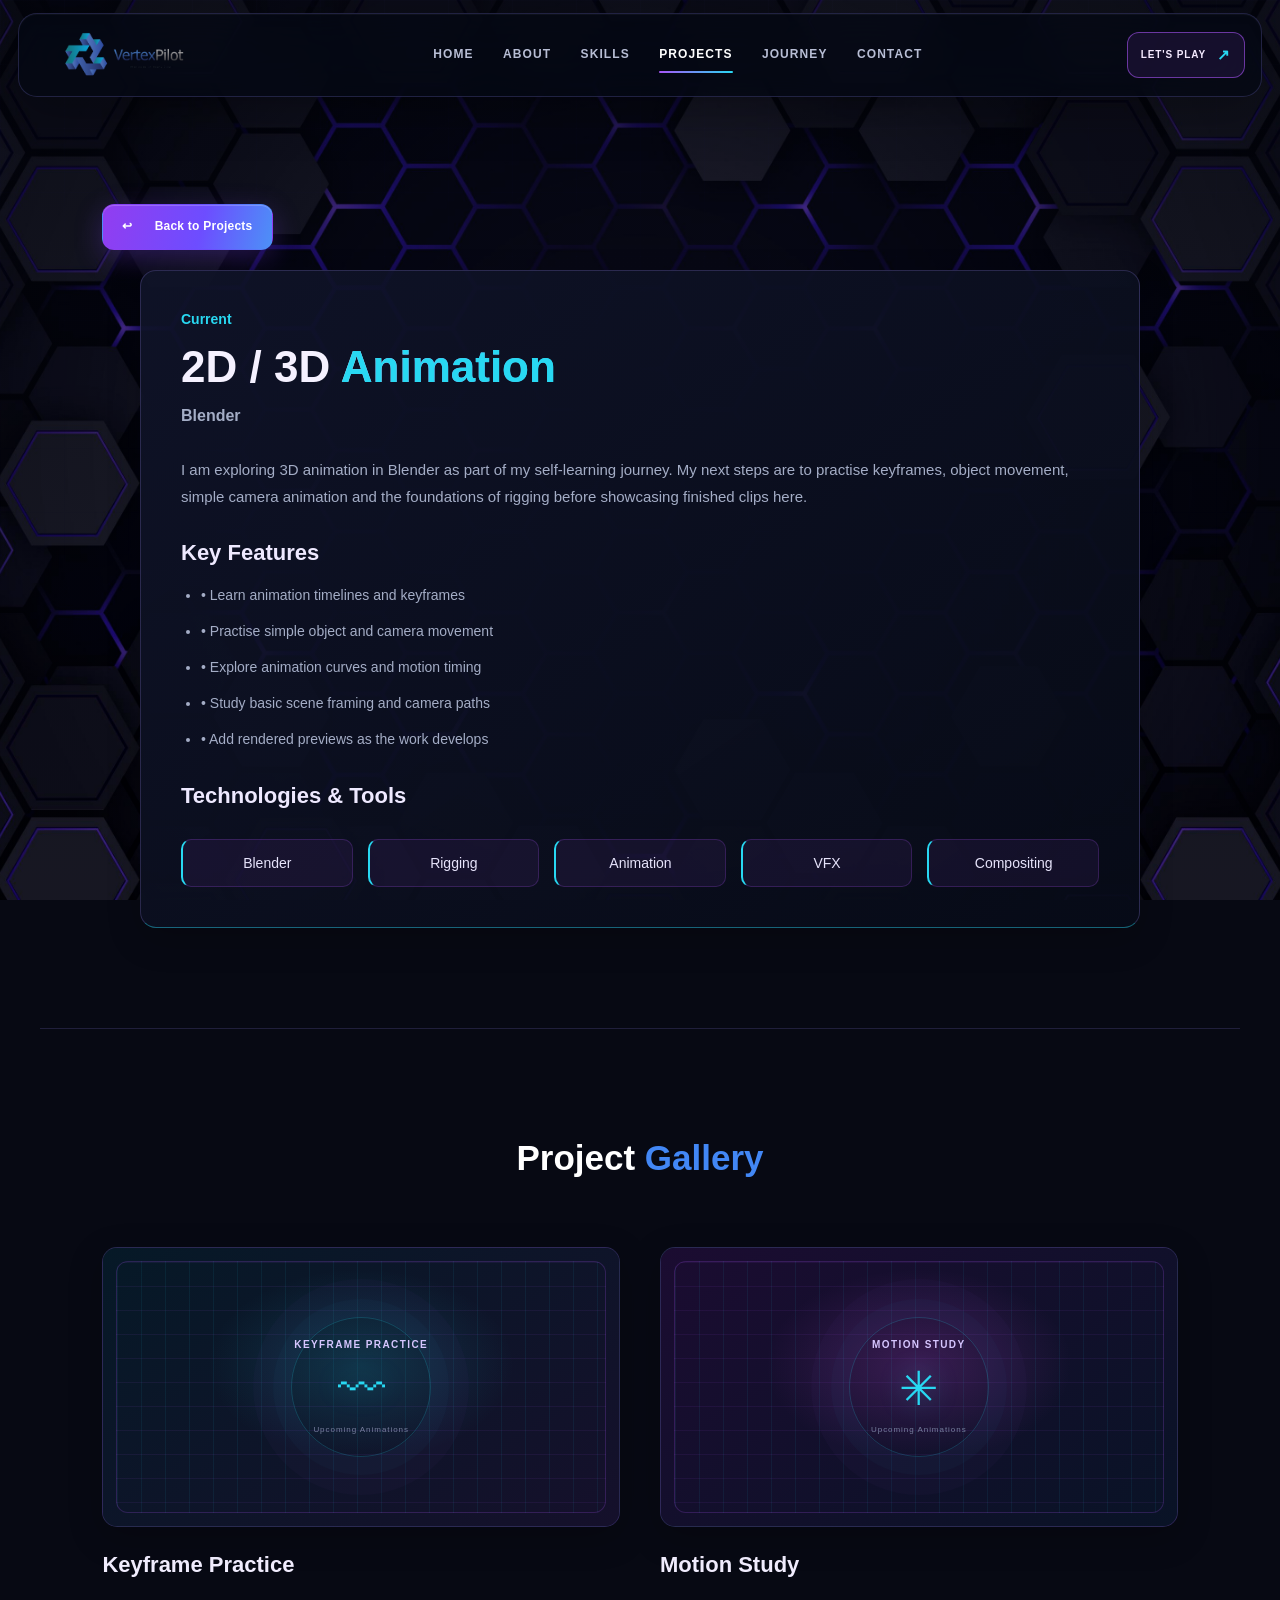
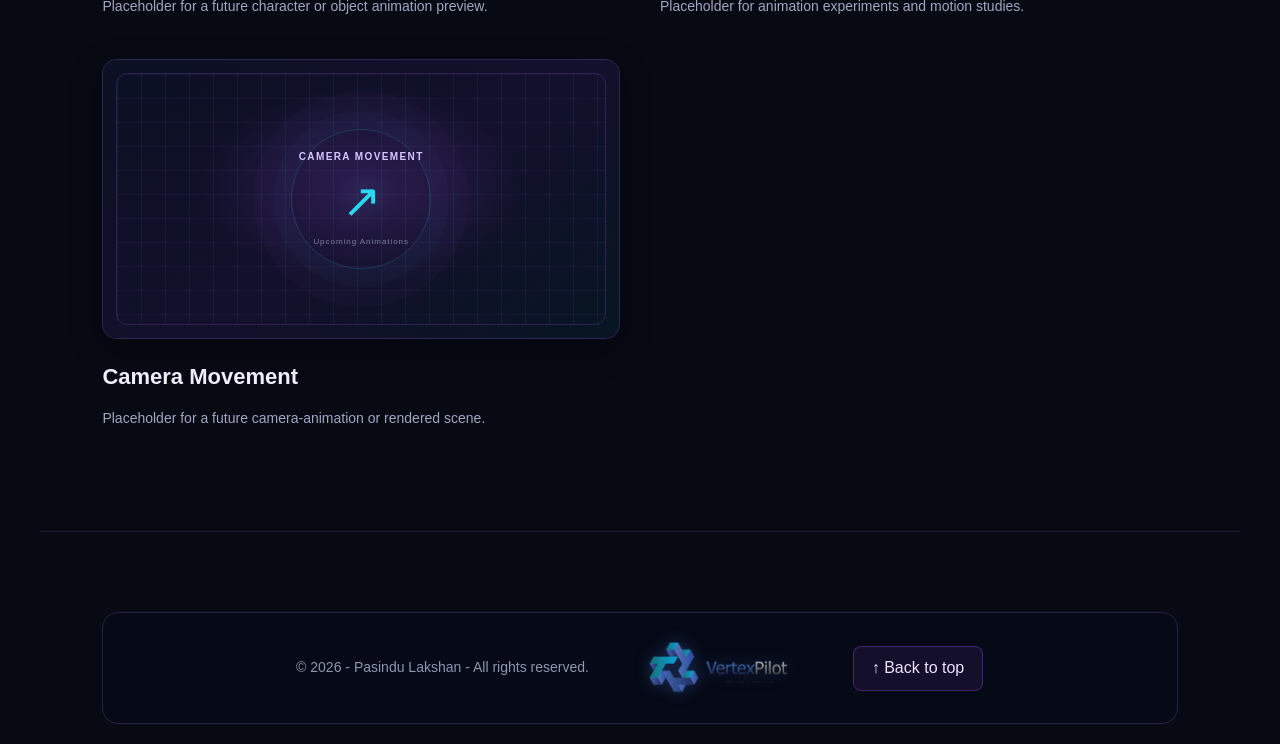
<file: project-3d-animation.html>
<!DOCTYPE html>
<html lang="en">
<head>
    <meta charset="UTF-8">
    <meta name="viewport" content="width=device-width, initial-scale=1.0">
    <title>3D Animation | Pasindu Lakshan</title>
    <link rel="icon" type="image/png" href="images/Title.png">
    <link rel="stylesheet" href="style.css">
    <style>
        html { scroll-behavior: smooth; }
        .section-divider { border: 0; border-top: 1px solid rgba(151,136,244,.18); margin: 20px auto; width: min(calc(100% - 60px), 1200px); }
        @media (max-width: 768px) { .section-divider { margin: 0 5%; } }
    </style>
    <link rel="stylesheet" href="neon.css">
    <style id="project-page-index-navbar">
        /* Keep project-page navigation visually aligned with index.html without changing shared CSS files. */
        body:not(.portfolio-home) .site-header {
            position: sticky !important;
            top: 12px !important;
            left: auto !important;
            right: auto !important;
            z-index: 1000;
            width: min(calc(100% - 36px), 1320px) !important;
            max-width: 1320px !important;
            min-height: unset !important;
            margin: 12px auto 0 !important;
            padding: 11px 16px 11px 20px !important;
            display: flex;
            align-items: center;
            justify-content: space-between;
            gap: 20px;
            background: rgba(5, 8, 20, .78) !important;
            border: 1px solid rgba(150, 141, 255, .2) !important;
            border-radius: 19px !important;
            box-shadow: 0 14px 48px rgba(0,0,0,.25), inset 0 1px 0 rgba(255,255,255,.035);
            backdrop-filter: blur(24px);
            -webkit-backdrop-filter: blur(24px);
        }
        body:not(.portfolio-home) .site-header .brand {
            display: flex;
            align-items: center;
            gap: 10px;
            min-width: 190px;
            text-decoration: none;
        }
        body:not(.portfolio-home) .site-header .brand .logo img {
            display: block;
            height: 60px;
            width: auto;
            max-width: none;
            max-height: none;
            object-fit: contain;
        }
        body:not(.portfolio-home) .site-header nav.main-nav {
            display: flex;
            align-items: center;
            justify-content: center;
            gap: clamp(15px, 2.3vw, 34px);
            width: auto;
            margin: 0;
            padding: 0;
            order: 0;
            background: transparent;
            border: 0;
            border-radius: 0;
            overflow: visible;
        }
        body:not(.portfolio-home) .site-header nav.main-nav a {
            position: relative;
            margin: 0 !important;
            padding: 11px 0;
            color: #b8bed5;
            font-size: 12px;
            letter-spacing: .09em;
            text-transform: uppercase;
            font-weight: 700;
            text-decoration: none;
            border: 0;
            background: transparent;
            transition: color .2s ease;
        }
        body:not(.portfolio-home) .site-header nav.main-nav a:hover,
        body:not(.portfolio-home) .site-header nav.main-nav a.active {
            color: #fff !important;
        }
        body:not(.portfolio-home) .site-header .header-actions {
            display: flex;
            align-items: center;
            gap: 12px;
        }
        body:not(.portfolio-home) .site-header .theme-toggle {
            width: 38px;
            height: 38px;
            display: grid;
            place-items: center;
            border-radius: 12px;
            color: #d9d8ff;
            border: 1px solid transparent;
            background: transparent;
            cursor: pointer;
            transition: all .2s ease;
        }
        body:not(.portfolio-home) .site-header .theme-toggle:hover {
            border-color: var(--border);
            color: var(--cyan);
            background: rgba(168,85,247,.08);
        }
        body:not(.portfolio-home) .site-header .header-game-link {
            display: flex;
            gap: 11px;
            align-items: center;
            padding: 10px 13px;
            border: 1px solid rgba(168,85,247,.58);
            color: #f4eaff;
            border-radius: 12px;
            background: rgba(168,85,247,.1);
            text-decoration: none;
            font-size: 10px;
            font-weight: 800;
            letter-spacing: .09em;
            white-space: nowrap;
            transition: .2s ease;
        }
        body:not(.portfolio-home) .site-header .header-game-link span:last-child { font-size: 15px; color: var(--cyan); }
        body:not(.portfolio-home) .site-header .header-game-link:hover { background: rgba(168,85,247,.2); box-shadow: 0 0 24px rgba(168,85,247,.16); }
        body:not(.portfolio-home) .site-header .hamburger { display: none; }

        @media (max-width: 1050px) {
            body:not(.portfolio-home) .site-header { gap: 12px; }
            body:not(.portfolio-home) .site-header .brand { min-width: 165px; }
            body:not(.portfolio-home) .site-header nav.main-nav { gap: 15px; }
            body:not(.portfolio-home) .site-header nav.main-nav a { font-size: 10px; }
            body:not(.portfolio-home) .site-header .header-game-link { padding: 9px 10px; }
        }
        @media (max-width: 760px) {
            body:not(.portfolio-home) .site-header {
                top: 7px !important;
                width: calc(100% - 20px) !important;
                margin: 7px auto 0 !important;
                padding: 9px 10px !important;
                gap: 9px !important;
                border-radius: 15px !important;
                flex-wrap: nowrap;
            }
            body:not(.portfolio-home) .site-header .brand { min-width: 0; gap: 7px; }
            body:not(.portfolio-home) .site-header .brand .logo img { height: 60px; width: auto; max-width: none; max-height: none; }
            body:not(.portfolio-home) .site-header .header-actions { gap: 3px; }
            body:not(.portfolio-home) .site-header .header-game-link { display: none; }
            body:not(.portfolio-home) .site-header .theme-toggle { width: 34px; height: 34px; margin: 0; order: initial; }
            body:not(.portfolio-home) .site-header .hamburger {
                order: 3;
                display: flex;
                width: 35px;
                height: 35px;
                padding: 7px;
                flex-direction: column;
                justify-content: center;
                align-items: center;
                gap: 5px;
                cursor: pointer;
                border: 1px solid rgba(168,85,247,.22);
                border-radius: 9px;
                background: rgba(168,85,247,.06);
            }
            body:not(.portfolio-home) .site-header .hamburger span {
                display: block;
                width: 17px;
                height: 2px;
                border-radius: 3px;
                background: #e9e5ff;
                transition: .2s;
            }
            body:not(.portfolio-home) .site-header .hamburger.open span:nth-child(1) { transform: translateY(7px) rotate(45deg); }
            body:not(.portfolio-home) .site-header .hamburger.open span:nth-child(2) { opacity: 0; }
            body:not(.portfolio-home) .site-header .hamburger.open span:nth-child(3) { transform: translateY(-7px) rotate(-45deg); }
            body:not(.portfolio-home) .site-header nav.main-nav {
                display: none;
                position: absolute;
                top: calc(100% + 8px);
                left: 0;
                right: 0;
                width: 100%;
                margin: 0;
                padding: 8px;
                order: 0;
                flex-direction: column;
                align-items: stretch;
                gap: 2px;
                background: rgba(6,9,22,.97);
                border: 1px solid rgba(151,136,244,.3);
                border-radius: 14px;
                box-shadow: 0 18px 45px rgba(0,0,0,.35);
                backdrop-filter: blur(18px);
            }
            body:not(.portfolio-home) .site-header nav.main-nav.open { display: flex; }
            body:not(.portfolio-home) .site-header nav.main-nav a {
                padding: 12px 13px;
                border-radius: 8px;
                font-size: 11px;
            }
            body:not(.portfolio-home) .site-header nav.main-nav a:hover,
            body:not(.portfolio-home) .site-header nav.main-nav a.active { background: rgba(168,85,247,.1); }
            body:not(.portfolio-home) .site-header nav.main-nav a::after { display: none; }
        }
    </style>
</head>
<body>

    <header class="site-header">
    <a class="brand" href="index.html#home" aria-label="Pasindu Lakshan home">
      <div class="logo">
        <img src="images/logo1.png" alt="VertexPilot Logo">
      </div>
    </a>

    <button class="hamburger" id="hamburger" type="button" aria-label="Open navigation" aria-expanded="false" aria-controls="nav-menu"><span></span><span></span><span></span></button>

    <nav class="main-nav" id="nav-menu" aria-label="Main navigation">
      <a href="index.html#home">Home</a>
      <a href="index.html#about">About</a>
      <a href="index.html#skills">Skills</a>
      <a class="active" href="index.html#projects" aria-current="page">Projects</a>
      <a href="index.html#journey">Journey</a>
      <a href="index.html#contact">Contact</a>
    </nav>

    <div class="header-actions">
      <!-- <button class="theme-toggle" id="theme-toggle" type="button" aria-label="Switch to light theme" title="Toggle theme">
        <svg class="moon-icon" viewBox="0 0 24 24" width="19" height="19" fill="none" aria-hidden="true"><path d="M20.5 15.4A8.4 8.4 0 0 1 8.6 3.5 8.5 8.5 0 1 0 20.5 15.4Z" stroke="currentColor" stroke-width="1.8" stroke-linecap="round" stroke-linejoin="round"/></svg>
      </button> -->
      <a class="header-game-link" href="index.html#projects" aria-label="Explore projects"><span>LET'S PLAY</span><span aria-hidden="true">↗</span></a>
    </div>
  </header>

    <!-- ===== PROJECT DETAIL ===== -->
    <section style="padding:80px 8%;min-height:80vh;display:flex;flex-direction:column;justify-content:flex-start;">

         <div class="hero-buttons">
          <a class="button button-primary" href="index.html#projects" ><span aria-hidden="true">↩</span> Back to Projects</a>
        </div>
        
        <div class="project-detail-content">
            <div class="edu-year">Current</div>
            <h2>2D / 3D <span class="gradient-text"> Animation </span></h2>
            <p class="institute">Blender</p>
            <p style="margin-top: 25px;">I am exploring 3D animation in Blender as part of my self-learning journey. My next steps are to practise keyframes, object movement, simple camera animation and the foundations of rigging before showcasing finished clips here.</p>
            
            <h3 style="color: #fff; margin-top: 30px; margin-bottom: 15px; font-size: 22px;">Key Features</h3>
            <ul style="color: #aaa; line-height: 2; margin-left: 20px;">
                <li style="margin-bottom: 8px;">• Learn animation timelines and keyframes</li>
                <li style="margin-bottom: 8px;">• Practise simple object and camera movement</li>
                <li style="margin-bottom: 8px;">• Explore animation curves and motion timing</li>
                <li style="margin-bottom: 8px;">• Study basic scene framing and camera paths</li>
                <li style="margin-bottom: 8px;">• Add rendered previews as the work develops</li>
            </ul>

            <h3 style="color: #fff; margin-top: 30px; margin-bottom: 15px; font-size: 22px;">Technologies & Tools</h3>
            <div class="project-tools">
                <div class="tool-item">Blender</div>
                <div class="tool-item">Rigging</div>
                <div class="tool-item">Animation</div>
                <div class="tool-item">VFX</div>
                <div class="tool-item">Compositing</div>
            </div>
        </div>
    </section>

    <hr class="section-divider">

    <!-- ===== GALLERY SECTION ===== -->
    <section style="padding: 80px 8%; min-height: auto;">
        <h2 style="text-align: center; font-size: 35px; margin-bottom: 60px; color: #fff;">
            Project <span style="color: #4287f5;">Gallery</span>
        </h2>

        <div class="gallery-container">
            <!-- Gallery Item 1 -->
            <div class="gallery-item">
                <div class="gallery-image">
                    <div class="gallery-placeholder placeholder-motion-1" role="img" aria-label="KEYFRAME PRACTICE preview placeholder"><span>KEYFRAME PRACTICE</span><b aria-hidden="true">〰</b><small>Upcoming Animations</small></div>
                </div>
                <div class="gallery-description">
                    <h3>Keyframe Practice</h3>
                    <p>Placeholder for a future character or object animation preview.</p>
                </div>
            </div>

            <!-- Gallery Item 2 -->
            <div class="gallery-item">
                <div class="gallery-image">
                    <div class="gallery-placeholder placeholder-motion-2" role="img" aria-label="MOTION STUDY preview placeholder"><span>MOTION STUDY</span><b aria-hidden="true">✳</b><small>Upcoming Animations</small></div>
                </div>
                <div class="gallery-description">
                    <h3>Motion Study</h3>
                    <p>Placeholder for animation experiments and motion studies.</p>
                </div>
            </div>

            <!-- Gallery Item 3 -->
            <div class="gallery-item">
                <div class="gallery-image">
                    <div class="gallery-placeholder placeholder-motion-3" role="img" aria-label="CAMERA MOVEMENT preview placeholder"><span>CAMERA MOVEMENT</span><b aria-hidden="true">↗</b><small>Upcoming Animations</small></div>
                </div>
                <div class="gallery-description">
                    <h3>Camera Movement</h3>
                    <p>Placeholder for a future camera-animation or rendered scene.</p>
                </div>
            </div>
        </div>
    </section>

    <hr class="section-divider">

    <!-- Footer -->
    <footer class="footer-glass">
        <div class="footer-container">
            <p class="footer-text">
                © 2026 - Pasindu Lakshan - All rights reserved.
            </p>
            <div class="footer-logo">
                <img src="images/logo1.png" alt="OGAA Logo">
            </div>
            <button class="back-to-top" onclick="window.scrollTo({top:0, behavior:'smooth'})">
                ↑ Back to top
            </button>
        </div>
    </footer>

    <script>
        // ══════════════════════════════════════
        // THEME TOGGLE FUNCTIONALITY
        // ══════════════════════════════════════
        const themeToggle = document.getElementById('theme-toggle');
        const htmlElement = document.documentElement;

        // Check for saved theme preference or default to dark mode
        const currentTheme = localStorage.getItem('theme') || 'dark-mode';
        htmlElement.classList.add(currentTheme);

        // Toggle theme
        themeToggle.addEventListener('click', () => {
            const theme = htmlElement.classList.contains('dark-mode') ? 'light-mode' : 'dark-mode';
            
            htmlElement.classList.remove('dark-mode', 'light-mode');
            htmlElement.classList.add(theme);
            
            localStorage.setItem('theme', theme);
        });

        // ── Hamburger toggle ──
        const hamburger = document.getElementById('hamburger');
        const navMenu   = document.getElementById('nav-menu');

        hamburger.addEventListener('click', () => {
            const isOpen = hamburger.classList.toggle('open');
            navMenu.classList.toggle('open', isOpen);
            hamburger.setAttribute('aria-expanded', String(isOpen));
            hamburger.setAttribute('aria-label', isOpen ? 'Close navigation' : 'Open navigation');
        });

        // Close nav when a link is clicked (mobile)
        navMenu.querySelectorAll('a').forEach(link => {
            link.addEventListener('click', () => {
                hamburger.classList.remove('open');
                navMenu.classList.remove('open');
                hamburger.setAttribute('aria-expanded', 'false');
                hamburger.setAttribute('aria-label', 'Open navigation');
            });
        });

               (() => {
            const API_BASE =
                "https://page-views-api.ratneshc.com/api/v1";

            // All pages use the same website ID.
            // Uses the live website's hostname automatically.
            const SITE_ID = window.location.hostname;

            // Shared counter key for the entire portfolio.
            const COUNTER_PATH = "/";

            const countElement =
                document.getElementById("portfolioViewCount");

            const params = new URLSearchParams({
                site: SITE_ID,
                path: COUNTER_PATH
            });

            async function updatePortfolioViews() {
                if (!SITE_ID) {
                    if (countElement) {
                        countElement.textContent = "—";
                    }
                    return;
                }

                const trackURL =
                    `${API_BASE}/track?${params.toString()}`;

                const viewsURL =
                    `${API_BASE}/views?${params.toString()}`;

                // Record the visit first.
                try {
                    await fetch(trackURL, {
                        method: "GET",
                        cache: "no-store",
                        keepalive: true
                    });
                } catch (error) {
                    console.warn("Unable to record portfolio visit.");
                }

                // Project pages count visits too, but only
                // the Home page needs to display the counter.
                if (!countElement) {
                    return;
                }

                // Retrieve and display the saved count.
                try {
                    const response = await fetch(viewsURL, {
                        method: "GET",
                        cache: "no-store"
                    });

                    if (!response.ok) {
                        throw new Error("Counter API unavailable");
                    }

                    const data = await response.json();
                    const views = Number(data.views);

                    if (!Number.isFinite(views) || views < 0) {
                        throw new Error("Invalid counter response");
                    }

                    countElement.textContent =
                        new Intl.NumberFormat().format(views);

                } catch (error) {
                    countElement.textContent = "—";
                    console.warn("Unable to load portfolio views.");
                }
            }

            updatePortfolioViews();
        })();
    </script>

</body>
</html>
</file>
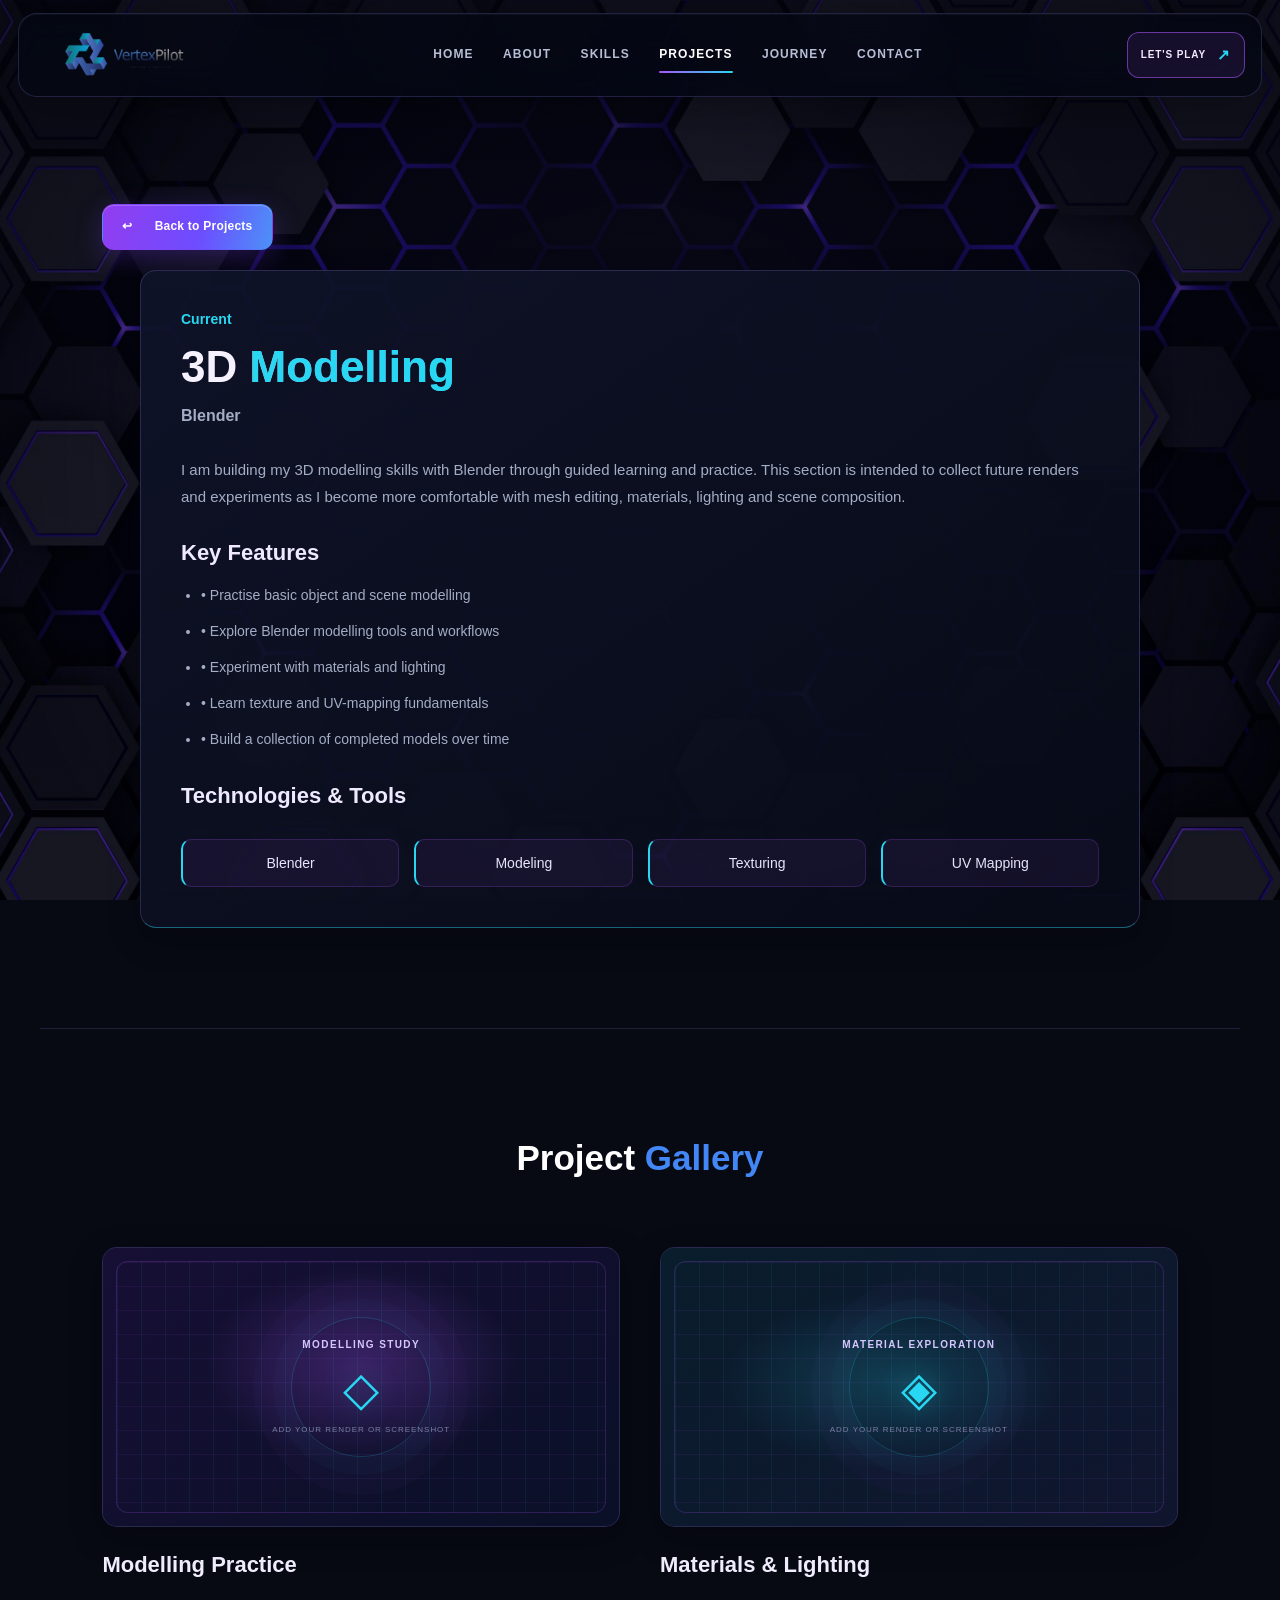
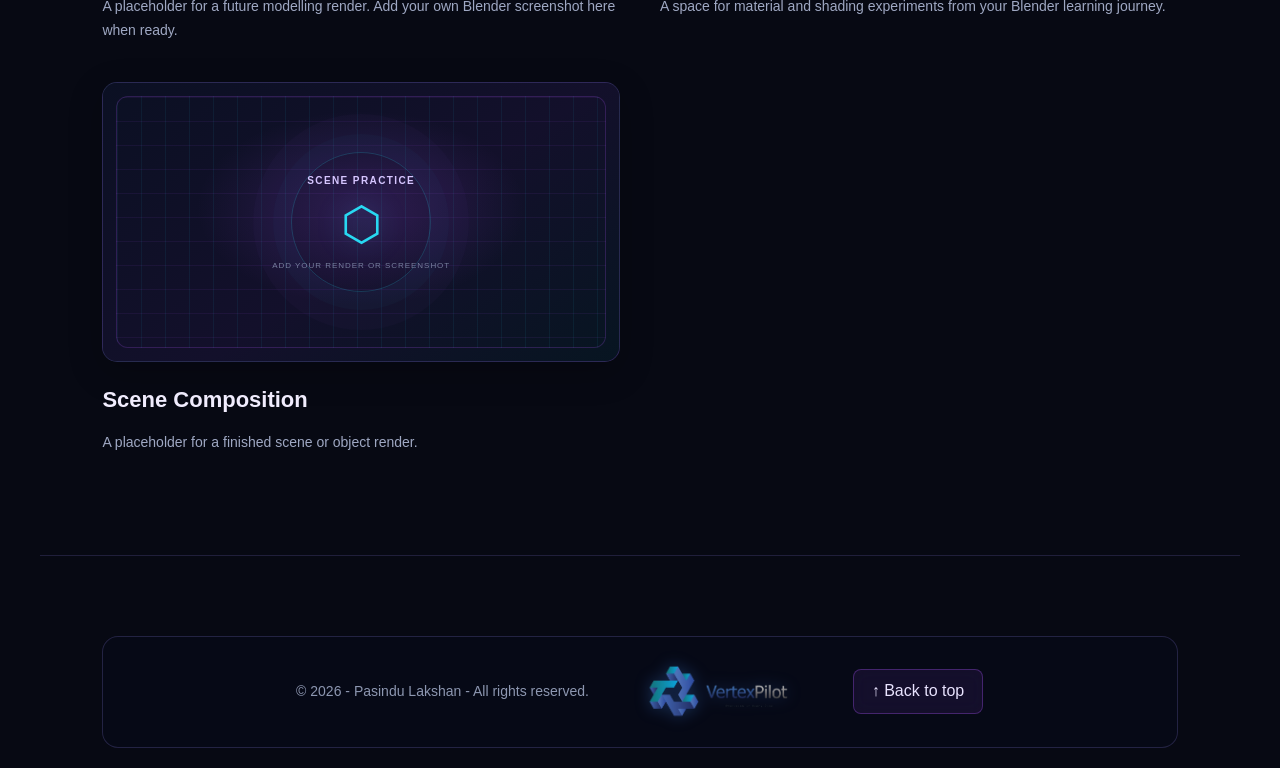
<file: project-3d-modelling.html>
<!DOCTYPE html>
<html lang="en">
<head>
    <meta charset="UTF-8">
    <meta name="viewport" content="width=device-width, initial-scale=1.0">
    <title>3D Modelling | Pasindu Lakshan</title>
    <link rel="icon" type="image/png" href="images/Title.png">
    <link rel="stylesheet" href="style.css">
    <style>
        html { scroll-behavior: smooth; }
        .section-divider { border: 0; border-top: 1px solid rgba(151,136,244,.18); margin: 20px auto; width: min(calc(100% - 60px), 1200px); }
        @media (max-width: 768px) { .section-divider { margin: 0 5%; } }
    </style>
    <link rel="stylesheet" href="neon.css">
    <style id="project-page-index-navbar">
        /* Keep project-page navigation visually aligned with index.html without changing shared CSS files. */
        body:not(.portfolio-home) .site-header {
            position: sticky !important;
            top: 12px !important;
            left: auto !important;
            right: auto !important;
            z-index: 1000;
            width: min(calc(100% - 36px), 1320px) !important;
            max-width: 1320px !important;
            min-height: unset !important;
            margin: 12px auto 0 !important;
            padding: 11px 16px 11px 20px !important;
            display: flex;
            align-items: center;
            justify-content: space-between;
            gap: 20px;
            background: rgba(5, 8, 20, .78) !important;
            border: 1px solid rgba(150, 141, 255, .2) !important;
            border-radius: 19px !important;
            box-shadow: 0 14px 48px rgba(0,0,0,.25), inset 0 1px 0 rgba(255,255,255,.035);
            backdrop-filter: blur(24px);
            -webkit-backdrop-filter: blur(24px);
        }
        body:not(.portfolio-home) .site-header .brand {
            display: flex;
            align-items: center;
            gap: 10px;
            min-width: 190px;
            text-decoration: none;
        }
        body:not(.portfolio-home) .site-header .brand .logo img {
            display: block;
            height: 60px;
            width: auto;
            max-width: none;
            max-height: none;
            object-fit: contain;
        }
        body:not(.portfolio-home) .site-header nav.main-nav {
            display: flex;
            align-items: center;
            justify-content: center;
            gap: clamp(15px, 2.3vw, 34px);
            width: auto;
            margin: 0;
            padding: 0;
            order: 0;
            background: transparent;
            border: 0;
            border-radius: 0;
            overflow: visible;
        }
        body:not(.portfolio-home) .site-header nav.main-nav a {
            position: relative;
            margin: 0 !important;
            padding: 11px 0;
            color: #b8bed5;
            font-size: 12px;
            letter-spacing: .09em;
            text-transform: uppercase;
            font-weight: 700;
            text-decoration: none;
            border: 0;
            background: transparent;
            transition: color .2s ease;
        }
        body:not(.portfolio-home) .site-header nav.main-nav a:hover,
        body:not(.portfolio-home) .site-header nav.main-nav a.active {
            color: #fff !important;
        }
        body:not(.portfolio-home) .site-header .header-actions {
            display: flex;
            align-items: center;
            gap: 12px;
        }
        body:not(.portfolio-home) .site-header .theme-toggle {
            width: 38px;
            height: 38px;
            display: grid;
            place-items: center;
            border-radius: 12px;
            color: #d9d8ff;
            border: 1px solid transparent;
            background: transparent;
            cursor: pointer;
            transition: all .2s ease;
        }
        body:not(.portfolio-home) .site-header .theme-toggle:hover {
            border-color: var(--border);
            color: var(--cyan);
            background: rgba(168,85,247,.08);
        }
        body:not(.portfolio-home) .site-header .header-game-link {
            display: flex;
            gap: 11px;
            align-items: center;
            padding: 10px 13px;
            border: 1px solid rgba(168,85,247,.58);
            color: #f4eaff;
            border-radius: 12px;
            background: rgba(168,85,247,.1);
            text-decoration: none;
            font-size: 10px;
            font-weight: 800;
            letter-spacing: .09em;
            white-space: nowrap;
            transition: .2s ease;
        }
        body:not(.portfolio-home) .site-header .header-game-link span:last-child { font-size: 15px; color: var(--cyan); }
        body:not(.portfolio-home) .site-header .header-game-link:hover { background: rgba(168,85,247,.2); box-shadow: 0 0 24px rgba(168,85,247,.16); }
        body:not(.portfolio-home) .site-header .hamburger { display: none; }

        @media (max-width: 1050px) {
            body:not(.portfolio-home) .site-header { gap: 12px; }
            body:not(.portfolio-home) .site-header .brand { min-width: 165px; }
            body:not(.portfolio-home) .site-header nav.main-nav { gap: 15px; }
            body:not(.portfolio-home) .site-header nav.main-nav a { font-size: 10px; }
            body:not(.portfolio-home) .site-header .header-game-link { padding: 9px 10px; }
        }
        @media (max-width: 760px) {
            body:not(.portfolio-home) .site-header {
                top: 7px !important;
                width: calc(100% - 20px) !important;
                margin: 7px auto 0 !important;
                padding: 9px 10px !important;
                gap: 9px !important;
                border-radius: 15px !important;
                flex-wrap: nowrap;
            }
            body:not(.portfolio-home) .site-header .brand { min-width: 0; gap: 7px; }
            body:not(.portfolio-home) .site-header .brand .logo img { height: 60px; width: auto; max-width: none; max-height: none; }
            body:not(.portfolio-home) .site-header .header-actions { gap: 3px; }
            body:not(.portfolio-home) .site-header .header-game-link { display: none; }
            body:not(.portfolio-home) .site-header .theme-toggle { width: 34px; height: 34px; margin: 0; order: initial; }
            body:not(.portfolio-home) .site-header .hamburger {
                order: 3;
                display: flex;
                width: 35px;
                height: 35px;
                padding: 7px;
                flex-direction: column;
                justify-content: center;
                align-items: center;
                gap: 5px;
                cursor: pointer;
                border: 1px solid rgba(168,85,247,.22);
                border-radius: 9px;
                background: rgba(168,85,247,.06);
            }
            body:not(.portfolio-home) .site-header .hamburger span {
                display: block;
                width: 17px;
                height: 2px;
                border-radius: 3px;
                background: #e9e5ff;
                transition: .2s;
            }
            body:not(.portfolio-home) .site-header .hamburger.open span:nth-child(1) { transform: translateY(7px) rotate(45deg); }
            body:not(.portfolio-home) .site-header .hamburger.open span:nth-child(2) { opacity: 0; }
            body:not(.portfolio-home) .site-header .hamburger.open span:nth-child(3) { transform: translateY(-7px) rotate(-45deg); }
            body:not(.portfolio-home) .site-header nav.main-nav {
                display: none;
                position: absolute;
                top: calc(100% + 8px);
                left: 0;
                right: 0;
                width: 100%;
                margin: 0;
                padding: 8px;
                order: 0;
                flex-direction: column;
                align-items: stretch;
                gap: 2px;
                background: rgba(6,9,22,.97);
                border: 1px solid rgba(151,136,244,.3);
                border-radius: 14px;
                box-shadow: 0 18px 45px rgba(0,0,0,.35);
                backdrop-filter: blur(18px);
            }
            body:not(.portfolio-home) .site-header nav.main-nav.open { display: flex; }
            body:not(.portfolio-home) .site-header nav.main-nav a {
                padding: 12px 13px;
                border-radius: 8px;
                font-size: 11px;
            }
            body:not(.portfolio-home) .site-header nav.main-nav a:hover,
            body:not(.portfolio-home) .site-header nav.main-nav a.active { background: rgba(168,85,247,.1); }
            body:not(.portfolio-home) .site-header nav.main-nav a::after { display: none; }
        }
    </style>
</head>
<body>

    <header class="site-header">
    <a class="brand" href="index.html#home" aria-label="Pasindu Lakshan home">
      <div class="logo">
        <img src="images/logo1.png" alt="VertexPilot Logo">
      </div>
    </a>

    <button class="hamburger" id="hamburger" type="button" aria-label="Open navigation" aria-expanded="false" aria-controls="nav-menu"><span></span><span></span><span></span></button>

    <nav class="main-nav" id="nav-menu" aria-label="Main navigation">
      <a href="index.html#home">Home</a>
      <a href="index.html#about">About</a>
      <a href="index.html#skills">Skills</a>
      <a class="active" href="index.html#projects" aria-current="page">Projects</a>
      <a href="index.html#journey">Journey</a>
      <a href="index.html#contact">Contact</a>
    </nav>

    <div class="header-actions">
      <!-- <button class="theme-toggle" id="theme-toggle" type="button" aria-label="Switch to light theme" title="Toggle theme">
        <svg class="moon-icon" viewBox="0 0 24 24" width="19" height="19" fill="none" aria-hidden="true"><path d="M20.5 15.4A8.4 8.4 0 0 1 8.6 3.5 8.5 8.5 0 1 0 20.5 15.4Z" stroke="currentColor" stroke-width="1.8" stroke-linecap="round" stroke-linejoin="round"/></svg>
      </button> -->
      <a class="header-game-link" href="index.html#projects" aria-label="Explore projects"><span>LET'S PLAY</span><span aria-hidden="true">↗</span></a>
    </div>
  </header>

    <!-- ===== PROJECT DETAIL ===== -->
    <section style="padding:80px 8%;min-height:80vh;display:flex;flex-direction:column;justify-content:flex-start;">

         <div class="hero-buttons">
          <a class="button button-primary" href="index.html#projects" ><span aria-hidden="true">↩</span> Back to Projects</a>
        </div>
        
        <div class="project-detail-content">
            <div class="edu-year">Current</div>
            <h2>3D <span class="gradient-text">Modelling</span></h2>
            <p class="institute">Blender</p>
            <p style="margin-top: 25px;">I am building my 3D modelling skills with Blender through guided learning and practice. This section is intended to collect future renders and experiments as I become more comfortable with mesh editing, materials, lighting and scene composition.</p>
            
            <h3 style="color: #fff; margin-top: 30px; margin-bottom: 15px; font-size: 22px;">Key Features</h3>
            <ul style="color: #aaa; line-height: 2; margin-left: 20px;">
                <li style="margin-bottom: 8px;">• Practise basic object and scene modelling</li>
                <li style="margin-bottom: 8px;">• Explore Blender modelling tools and workflows</li>
                <li style="margin-bottom: 8px;">• Experiment with materials and lighting</li>
                <li style="margin-bottom: 8px;">• Learn texture and UV-mapping fundamentals</li>
                <li style="margin-bottom: 8px;">• Build a collection of completed models over time</li>
            </ul>

            <h3 style="color: #fff; margin-top: 30px; margin-bottom: 15px; font-size: 22px;">Technologies & Tools</h3>
            <div class="project-tools">
                <div class="tool-item">Blender</div>
                <div class="tool-item">Modeling</div>
                <div class="tool-item">Texturing</div>
                <div class="tool-item">UV Mapping</div>
            </div>
        </div>
    </section>

    <hr class="section-divider">

    <!-- ===== GALLERY SECTION ===== -->
    <section style="padding: 80px 8%; min-height: auto;">
        <h2 style="text-align: center; font-size: 35px; margin-bottom: 60px; color: #fff;">
            Project <span style="color: #4287f5;">Gallery</span>
        </h2>

        <div class="gallery-container">
            <!-- Gallery Item 1 -->
            <div class="gallery-item">
                <div class="gallery-image">
                    <div class="gallery-placeholder placeholder-model-1" role="img" aria-label="MODELLING STUDY preview placeholder"><span>MODELLING STUDY</span><b aria-hidden="true">◇</b><small>ADD YOUR RENDER OR SCREENSHOT</small></div>
                </div>
                <div class="gallery-description">
                    <h3>Modelling Practice</h3>
                    <p>A placeholder for a future modelling render. Add your own Blender screenshot here when ready.</p>
                </div>
            </div>

            <!-- Gallery Item 2 -->
            <div class="gallery-item">
                <div class="gallery-image">
                    <div class="gallery-placeholder placeholder-model-2" role="img" aria-label="MATERIAL EXPLORATION preview placeholder"><span>MATERIAL EXPLORATION</span><b aria-hidden="true">◈</b><small>ADD YOUR RENDER OR SCREENSHOT</small></div>
                </div>
                <div class="gallery-description">
                    <h3>Materials &amp; Lighting</h3>
                    <p>A space for material and shading experiments from your Blender learning journey.</p>
                </div>
            </div>

            <!-- Gallery Item 3 -->
            <div class="gallery-item">
                <div class="gallery-image">
                    <div class="gallery-placeholder placeholder-model-3" role="img" aria-label="SCENE PRACTICE preview placeholder"><span>SCENE PRACTICE</span><b aria-hidden="true">⬡</b><small>ADD YOUR RENDER OR SCREENSHOT</small></div>
                </div>
                <div class="gallery-description">
                    <h3>Scene Composition</h3>
                    <p>A placeholder for a finished scene or object render.</p>
                </div>
            </div>
        </div>
    </section>

    <hr class="section-divider">

    <!-- Footer -->
    <footer class="footer-glass">
        <div class="footer-container">
            <p class="footer-text">
                © 2026 - Pasindu Lakshan - All rights reserved.
            </p>
            <div class="footer-logo">
                <img src="images/logo1.png" alt="OGAA Logo">
            </div>
            <button class="back-to-top" onclick="window.scrollTo({top:0, behavior:'smooth'})">
                ↑ Back to top
            </button>
        </div>
    </footer>

    <script>
        // ══════════════════════════════════════
        // THEME TOGGLE FUNCTIONALITY
        // ══════════════════════════════════════
        const themeToggle = document.getElementById('theme-toggle');
        const htmlElement = document.documentElement;

        // Check for saved theme preference or default to dark mode
        const currentTheme = localStorage.getItem('theme') || 'dark-mode';
        htmlElement.classList.add(currentTheme);

        // Toggle theme
        themeToggle.addEventListener('click', () => {
            const theme = htmlElement.classList.contains('dark-mode') ? 'light-mode' : 'dark-mode';
            
            htmlElement.classList.remove('dark-mode', 'light-mode');
            htmlElement.classList.add(theme);
            
            localStorage.setItem('theme', theme);
        });

        // ── Hamburger toggle ──
        const hamburger = document.getElementById('hamburger');
        const navMenu   = document.getElementById('nav-menu');

        hamburger.addEventListener('click', () => {
            const isOpen = hamburger.classList.toggle('open');
            navMenu.classList.toggle('open', isOpen);
            hamburger.setAttribute('aria-expanded', String(isOpen));
            hamburger.setAttribute('aria-label', isOpen ? 'Close navigation' : 'Open navigation');
        });

        // Close nav when a link is clicked (mobile)
        navMenu.querySelectorAll('a').forEach(link => {
            link.addEventListener('click', () => {
                hamburger.classList.remove('open');
                navMenu.classList.remove('open');
                hamburger.setAttribute('aria-expanded', 'false');
                hamburger.setAttribute('aria-label', 'Open navigation');
            });
        });

               (() => {
            const API_BASE =
                "https://page-views-api.ratneshc.com/api/v1";

            // All pages use the same website ID.
            // Uses the live website's hostname automatically.
            const SITE_ID = window.location.hostname;

            // Shared counter key for the entire portfolio.
            const COUNTER_PATH = "/";

            const countElement =
                document.getElementById("portfolioViewCount");

            const params = new URLSearchParams({
                site: SITE_ID,
                path: COUNTER_PATH
            });

            async function updatePortfolioViews() {
                if (!SITE_ID) {
                    if (countElement) {
                        countElement.textContent = "—";
                    }
                    return;
                }

                const trackURL =
                    `${API_BASE}/track?${params.toString()}`;

                const viewsURL =
                    `${API_BASE}/views?${params.toString()}`;

                // Record the visit first.
                try {
                    await fetch(trackURL, {
                        method: "GET",
                        cache: "no-store",
                        keepalive: true
                    });
                } catch (error) {
                    console.warn("Unable to record portfolio visit.");
                }

                // Project pages count visits too, but only
                // the Home page needs to display the counter.
                if (!countElement) {
                    return;
                }

                // Retrieve and display the saved count.
                try {
                    const response = await fetch(viewsURL, {
                        method: "GET",
                        cache: "no-store"
                    });

                    if (!response.ok) {
                        throw new Error("Counter API unavailable");
                    }

                    const data = await response.json();
                    const views = Number(data.views);

                    if (!Number.isFinite(views) || views < 0) {
                        throw new Error("Invalid counter response");
                    }

                    countElement.textContent =
                        new Intl.NumberFormat().format(views);

                } catch (error) {
                    countElement.textContent = "—";
                    console.warn("Unable to load portfolio views.");
                }
            }

            updatePortfolioViews();
        })();
    </script>

</body>
</html>
</file>
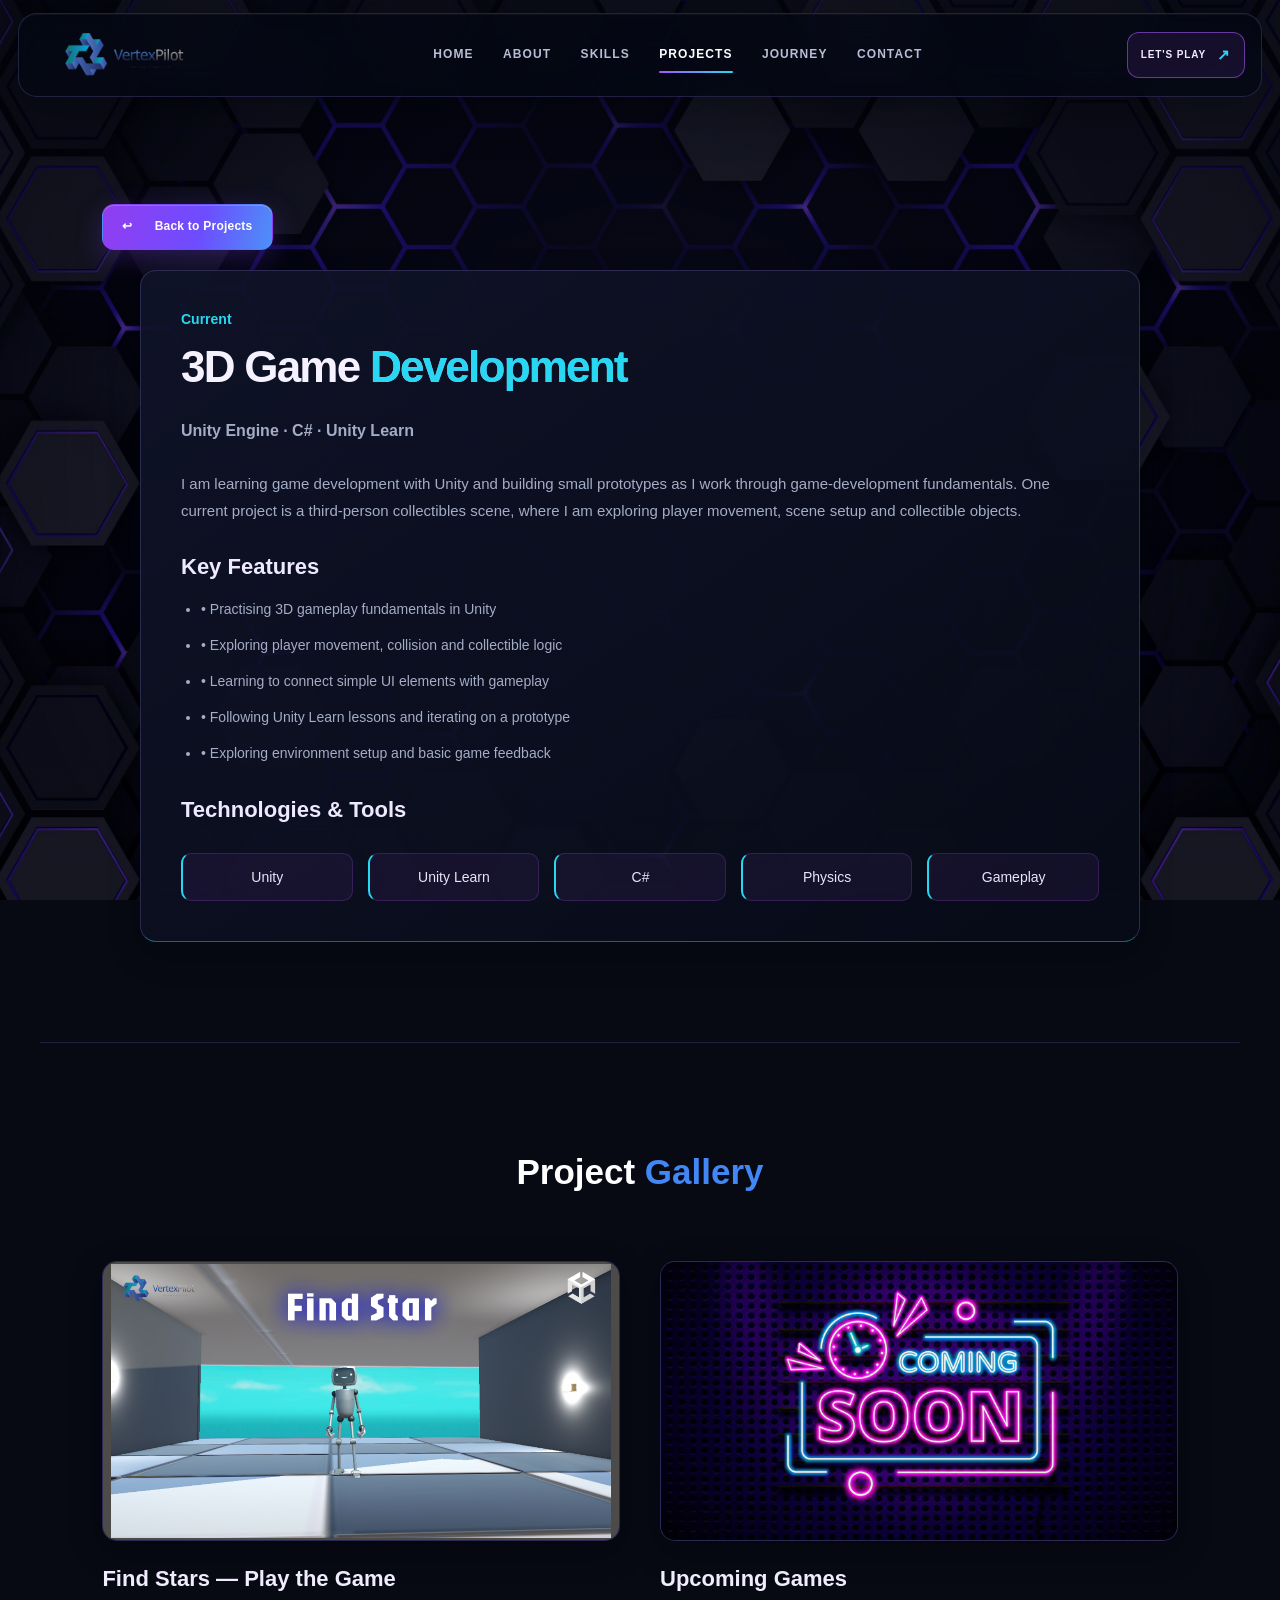
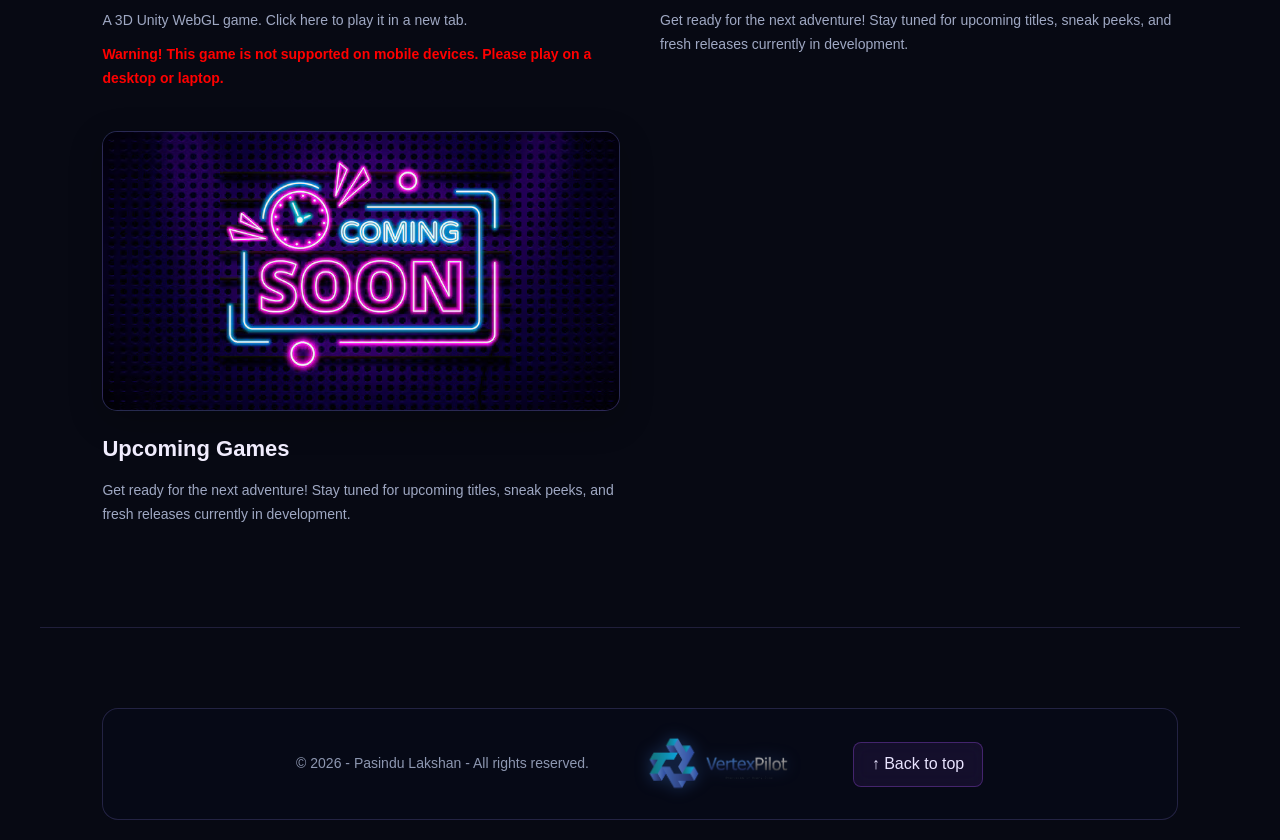
<file: project-game-development.html>
<!DOCTYPE html>
<html lang="en">
<head>
    <meta charset="UTF-8">
    <meta name="viewport" content="width=device-width, initial-scale=1.0">
    <title>Game Development | Pasindu Lakshan</title>
    <link rel="icon" type="image/png" href="images/Title.png">
    <link rel="stylesheet" href="style.css">
    
    <style>
        html { scroll-behavior: smooth; }
        .section-divider { border: 0; border-top: 1px solid rgba(151,136,244,.18); margin: 20px auto; width: min(calc(100% - 60px), 1200px); }
        @media (max-width: 768px) { .section-divider { margin: 0 5%; } }
    </style>
    
    <link rel="stylesheet" href="neon.css">
    <style id="project-page-index-navbar">
        /* Keep project-page navigation visually aligned with index.html without changing shared CSS files. */
        body:not(.portfolio-home) .site-header {
            position: sticky !important;
            top: 12px !important;
            left: auto !important;
            right: auto !important;
            z-index: 1000;
            width: min(calc(100% - 36px), 1320px) !important;
            max-width: 1320px !important;
            min-height: unset !important;
            margin: 12px auto 0 !important;
            padding: 11px 16px 11px 20px !important;
            display: flex;
            align-items: center;
            justify-content: space-between;
            gap: 20px;
            background: rgba(5, 8, 20, .78) !important;
            border: 1px solid rgba(150, 141, 255, .2) !important;
            border-radius: 19px !important;
            box-shadow: 0 14px 48px rgba(0,0,0,.25), inset 0 1px 0 rgba(255,255,255,.035);
            backdrop-filter: blur(24px);
            -webkit-backdrop-filter: blur(24px);
        }
        body:not(.portfolio-home) .site-header .brand {
            display: flex;
            align-items: center;
            gap: 10px;
            min-width: 190px;
            text-decoration: none;
        }
        body:not(.portfolio-home) .site-header .brand .logo img {
            display: block;
            height: 60px;
            width: auto;
            max-width: none;
            max-height: none;
            object-fit: contain;
        }
        body:not(.portfolio-home) .site-header nav.main-nav {
            display: flex;
            align-items: center;
            justify-content: center;
            gap: clamp(15px, 2.3vw, 34px);
            width: auto;
            margin: 0;
            padding: 0;
            order: 0;
            background: transparent;
            border: 0;
            border-radius: 0;
            overflow: visible;
        }
        body:not(.portfolio-home) .site-header nav.main-nav a {
            position: relative;
            margin: 0 !important;
            padding: 11px 0;
            color: #b8bed5;
            font-size: 12px;
            letter-spacing: .09em;
            text-transform: uppercase;
            font-weight: 700;
            text-decoration: none;
            border: 0;
            background: transparent;
            transition: color .2s ease;
        }
        body:not(.portfolio-home) .site-header nav.main-nav a:hover,
        body:not(.portfolio-home) .site-header nav.main-nav a.active {
            color: #fff !important;
        }
        body:not(.portfolio-home) .site-header .header-actions {
            display: flex;
            align-items: center;
            gap: 12px;
        }
        body:not(.portfolio-home) .site-header .theme-toggle {
            width: 38px;
            height: 38px;
            display: grid;
            place-items: center;
            border-radius: 12px;
            color: #d9d8ff;
            border: 1px solid transparent;
            background: transparent;
            cursor: pointer;
            transition: all .2s ease;
        }
        body:not(.portfolio-home) .site-header .theme-toggle:hover {
            border-color: var(--border);
            color: var(--cyan);
            background: rgba(168,85,247,.08);
        }
        body:not(.portfolio-home) .site-header .header-game-link {
            display: flex;
            gap: 11px;
            align-items: center;
            padding: 10px 13px;
            border: 1px solid rgba(168,85,247,.58);
            color: #f4eaff;
            border-radius: 12px;
            background: rgba(168,85,247,.1);
            text-decoration: none;
            font-size: 10px;
            font-weight: 800;
            letter-spacing: .09em;
            white-space: nowrap;
            transition: .2s ease;
        }
        body:not(.portfolio-home) .site-header .header-game-link span:last-child { font-size: 15px; color: var(--cyan); }
        body:not(.portfolio-home) .site-header .header-game-link:hover { background: rgba(168,85,247,.2); box-shadow: 0 0 24px rgba(168,85,247,.16); }
        body:not(.portfolio-home) .site-header .hamburger { display: none; }

        @media (max-width: 1050px) {
            body:not(.portfolio-home) .site-header { gap: 12px; }
            body:not(.portfolio-home) .site-header .brand { min-width: 165px; }
            body:not(.portfolio-home) .site-header nav.main-nav { gap: 15px; }
            body:not(.portfolio-home) .site-header nav.main-nav a { font-size: 10px; }
            body:not(.portfolio-home) .site-header .header-game-link { padding: 9px 10px; }
        }
        @media (max-width: 760px) {
            body:not(.portfolio-home) .site-header {
                top: 7px !important;
                width: calc(100% - 20px) !important;
                margin: 7px auto 0 !important;
                padding: 9px 10px !important;
                gap: 9px !important;
                border-radius: 15px !important;
                flex-wrap: nowrap;
            }
            body:not(.portfolio-home) .site-header .brand { min-width: 0; gap: 7px; }
            body:not(.portfolio-home) .site-header .brand .logo img { height: 60px; width: auto; max-width: none; max-height: none; }
            body:not(.portfolio-home) .site-header .header-actions { gap: 3px; }
            body:not(.portfolio-home) .site-header .header-game-link { display: none; }
            body:not(.portfolio-home) .site-header .theme-toggle { width: 34px; height: 34px; margin: 0; order: initial; }
            body:not(.portfolio-home) .site-header .hamburger {
                order: 3;
                display: flex;
                width: 35px;
                height: 35px;
                padding: 7px;
                flex-direction: column;
                justify-content: center;
                align-items: center;
                gap: 5px;
                cursor: pointer;
                border: 1px solid rgba(168,85,247,.22);
                border-radius: 9px;
                background: rgba(168,85,247,.06);
            }
            body:not(.portfolio-home) .site-header .hamburger span {
                display: block;
                width: 17px;
                height: 2px;
                border-radius: 3px;
                background: #e9e5ff;
                transition: .2s;
            }
            body:not(.portfolio-home) .site-header .hamburger.open span:nth-child(1) { transform: translateY(7px) rotate(45deg); }
            body:not(.portfolio-home) .site-header .hamburger.open span:nth-child(2) { opacity: 0; }
            body:not(.portfolio-home) .site-header .hamburger.open span:nth-child(3) { transform: translateY(-7px) rotate(-45deg); }
            body:not(.portfolio-home) .site-header nav.main-nav {
                display: none;
                position: absolute;
                top: calc(100% + 8px);
                left: 0;
                right: 0;
                width: 100%;
                margin: 0;
                padding: 8px;
                order: 0;
                flex-direction: column;
                align-items: stretch;
                gap: 2px;
                background: rgba(6,9,22,.97);
                border: 1px solid rgba(151,136,244,.3);
                border-radius: 14px;
                box-shadow: 0 18px 45px rgba(0,0,0,.35);
                backdrop-filter: blur(18px);
            }
            body:not(.portfolio-home) .site-header nav.main-nav.open { display: flex; }
            body:not(.portfolio-home) .site-header nav.main-nav a {
                padding: 12px 13px;
                border-radius: 8px;
                font-size: 11px;
            }
            body:not(.portfolio-home) .site-header nav.main-nav a:hover,
            body:not(.portfolio-home) .site-header nav.main-nav a.active { background: rgba(168,85,247,.1); }
            body:not(.portfolio-home) .site-header nav.main-nav a::after { display: none; }
        }
    </style>
</head>
<body>

    <header class="site-header">
    <a class="brand" href="index.html#home" aria-label="Pasindu Lakshan home">
      <div class="logo">
        <img src="images/logo1.png" alt="VertexPilot Logo">
      </div>
    </a>

    <button class="hamburger" id="hamburger" type="button" aria-label="Open navigation" aria-expanded="false" aria-controls="nav-menu"><span></span><span></span><span></span></button>

    <nav class="main-nav" id="nav-menu" aria-label="Main navigation">
      <a href="index.html#home">Home</a>
      <a href="index.html#about">About</a>
      <a href="index.html#skills">Skills</a>
      <a class="active" href="index.html#projects" aria-current="page">Projects</a>
      <a href="index.html#journey">Journey</a>
      <a href="index.html#contact">Contact</a>
    </nav>

    <div class="header-actions">
      <!-- <button class="theme-toggle" id="theme-toggle" type="button" aria-label="Switch to light theme" title="Toggle theme">
        <svg class="moon-icon" viewBox="0 0 24 24" width="19" height="19" fill="none" aria-hidden="true"><path d="M20.5 15.4A8.4 8.4 0 0 1 8.6 3.5 8.5 8.5 0 1 0 20.5 15.4Z" stroke="currentColor" stroke-width="1.8" stroke-linecap="round" stroke-linejoin="round"/></svg>
      </button> -->
      <a class="header-game-link" href="index.html#projects" aria-label="Explore projects"><span>LET'S PLAY</span><span aria-hidden="true">↗</span></a>
    </div>
  </header>

    <!-- ===== PROJECT DETAIL ===== -->
    <section style="padding:80px 8%;min-height:80vh;display:flex;flex-direction:column;justify-content:flex-start;">
        
        <div class="hero-buttons">
          <a class="button button-primary" href="index.html#projects" ><span aria-hidden="true">↩</span> Back to Projects</a>
        </div>

        <div class="project-detail-content">
            <div class="edu-year">Current</div>
            <div class="section-heading"><div><h2>3D Game <span class="gradient-text">Development</span></h2></div></div>
            <p class="institute">Unity Engine · C# · Unity Learn</p>
            <p style="margin-top: 25px;">I am learning game development with Unity and building small prototypes as I work through game-development fundamentals. One current project is a third-person collectibles scene, where I am exploring player movement, scene setup and collectible objects.</p>
            
            <h3 style="color: #fff; margin-top: 30px; margin-bottom: 15px; font-size: 22px;">Key Features</h3>
            <ul style="color: #aaa; line-height: 2; margin-left: 20px;">
                <li style="margin-bottom: 8px;">• Practising 3D gameplay fundamentals in Unity</li>
                <li style="margin-bottom: 8px;">• Exploring player movement, collision and collectible logic</li>
                <li style="margin-bottom: 8px;">• Learning to connect simple UI elements with gameplay</li>
                <li style="margin-bottom: 8px;">• Following Unity Learn lessons and iterating on a prototype</li>
                <li style="margin-bottom: 8px;">• Exploring environment setup and basic game feedback</li>
            </ul>

            <h3 style="color: #fff; margin-top: 30px; margin-bottom: 15px; font-size: 22px;">Technologies & Tools</h3>
            <div class="project-tools">
                <div class="tool-item">Unity</div>
                <div class="tool-item">Unity Learn</div>
                <div class="tool-item">C#</div>
                <div class="tool-item">Physics</div>
                <div class="tool-item">Gameplay</div>
            </div>
        </div>
    </section>

    <hr class="section-divider">

    <!-- ===== GALLERY SECTION ===== -->
    <section style="padding: 80px 8%; min-height: auto;">
        <h2 style="text-align: center; font-size: 35px; margin-bottom: 60px; color: #fff;">
            Project <span style="color: #4287f5;">Gallery</span>
        </h2>

        <div class="gallery-container">

            <!-- Gallery Item 1: Playable Unity WebGL game -->
            <div class="gallery-item">
                <div class="gallery-image">
                    <a href="https://play.unity.com/en/user/d9fafaa9-3c2c-44a3-a317-e6bfc257dcc3" target="_blank" rel="noopener" aria-label="Play Find Stars (opens in a new tab)" style="display:block;width:100%;height:100%;">
                        <img src="images/3D-Banner01.png" alt="Find Stars 3D Unity game thumbnail">
                    </a>
                </div>
                <div class="gallery-description">
                    <h3>Find Stars — Play the Game</h3>
                    <p>A 3D Unity WebGL game. Click here to play it in a new tab.</p>
                    <p style="color:#ff0000;font-weight:700;margin-top:10px;">Warning! This game is not supported on mobile devices. Please play on a desktop or laptop.</p>
                </div>
            </div>

            <!-- Gallery Item 2 -->
            <div class="gallery-item">
                <div class="gallery-image">
                    <img src="images/ComingSoon.jpg" alt="Unity third-person collectibles game screenshot">
                </div>
                <div class="gallery-description">
                    <h3>Upcoming Games</h3>
                    <p>Get ready for the next adventure! Stay tuned for upcoming titles, sneak peeks, and fresh releases currently in development.</p>
                </div>
            </div>

            <!-- Gallery Item 3 -->
            <div class="gallery-item">
                <div class="gallery-image">
                    <img src="images/ComingSoon.jpg" alt="Unity game prototype in the Unity editor">
                </div>
                <div class="gallery-description">
                    <h3>Upcoming Games</h3>
                    <p>Get ready for the next adventure! Stay tuned for upcoming titles, sneak peeks, and fresh releases currently in development.</p>
                </div>
            </div>

            <!-- Gallery Item 4
            <div class="gallery-item">
                <div class="gallery-image">
                    <img src="images/Screenshot 2026-10-13 202730.png" alt="Unity collectibles game screenshot">
                </div>
                <div class="gallery-description">
                    <h3>Collectibles &amp; Environment</h3>
                    <p>An alternate view of the same prototype showing the level layout and collectibles remaining.</p>
                </div>
            </div> -->

            
        </div>
    </section>

    <hr class="section-divider">

    <!-- Footer -->
    <footer class="footer-glass">
        <div class="footer-container">
            <p class="footer-text">
                © 2026 - Pasindu Lakshan - All rights reserved.
            </p>
            <div class="footer-logo">
                <img src="images/logo1.png" alt="OGAA Logo">
            </div>
            <button class="back-to-top" onclick="window.scrollTo({top:0, behavior:'smooth'})">
                ↑ Back to top
            </button>
        </div>
    </footer>

    <script>
        // ══════════════════════════════════════
        // THEME TOGGLE FUNCTIONALITY
        // ══════════════════════════════════════
        const themeToggle = document.getElementById('theme-toggle');
        const htmlElement = document.documentElement;

        // Check for saved theme preference or default to dark mode
        const currentTheme = localStorage.getItem('theme') || 'dark-mode';
        htmlElement.classList.add(currentTheme);

        // Toggle theme
        themeToggle.addEventListener('click', () => {
            const theme = htmlElement.classList.contains('dark-mode') ? 'light-mode' : 'dark-mode';
            
            htmlElement.classList.remove('dark-mode', 'light-mode');
            htmlElement.classList.add(theme);
            
            localStorage.setItem('theme', theme);
        });

        // ── Hamburger toggle ──
        const hamburger = document.getElementById('hamburger');
        const navMenu   = document.getElementById('nav-menu');

        hamburger.addEventListener('click', () => {
            const isOpen = hamburger.classList.toggle('open');
            navMenu.classList.toggle('open', isOpen);
            hamburger.setAttribute('aria-expanded', String(isOpen));
            hamburger.setAttribute('aria-label', isOpen ? 'Close navigation' : 'Open navigation');
        });

        // Close nav when a link is clicked (mobile)
        navMenu.querySelectorAll('a').forEach(link => {
            link.addEventListener('click', () => {
                hamburger.classList.remove('open');
                navMenu.classList.remove('open');
                hamburger.setAttribute('aria-expanded', 'false');
                hamburger.setAttribute('aria-label', 'Open navigation');
            });
        });

    
        (() => {
            const API_BASE =
                "https://page-views-api.ratneshc.com/api/v1";

            // All pages use the same website ID.
            // Uses the live website's hostname automatically.
            const SITE_ID = window.location.hostname;

            // Shared counter key for the entire portfolio.
            const COUNTER_PATH = "/";

            const countElement =
                document.getElementById("portfolioViewCount");

            const params = new URLSearchParams({
                site: SITE_ID,
                path: COUNTER_PATH
            });

            async function updatePortfolioViews() {
                if (!SITE_ID) {
                    if (countElement) {
                        countElement.textContent = "—";
                    }
                    return;
                }

                const trackURL =
                    `${API_BASE}/track?${params.toString()}`;

                const viewsURL =
                    `${API_BASE}/views?${params.toString()}`;

                // Record the visit first.
                try {
                    await fetch(trackURL, {
                        method: "GET",
                        cache: "no-store",
                        keepalive: true
                    });
                } catch (error) {
                    console.warn("Unable to record portfolio visit.");
                }

                // Project pages count visits too, but only
                // the Home page needs to display the counter.
                if (!countElement) {
                    return;
                }

                // Retrieve and display the saved count.
                try {
                    const response = await fetch(viewsURL, {
                        method: "GET",
                        cache: "no-store"
                    });

                    if (!response.ok) {
                        throw new Error("Counter API unavailable");
                    }

                    const data = await response.json();
                    const views = Number(data.views);

                    if (!Number.isFinite(views) || views < 0) {
                        throw new Error("Invalid counter response");
                    }

                    countElement.textContent =
                        new Intl.NumberFormat().format(views);

                } catch (error) {
                    countElement.textContent = "—";
                    console.warn("Unable to load portfolio views.");
                }
            }

            updatePortfolioViews();
        })();

    </script>

</body>
</html>
</file>
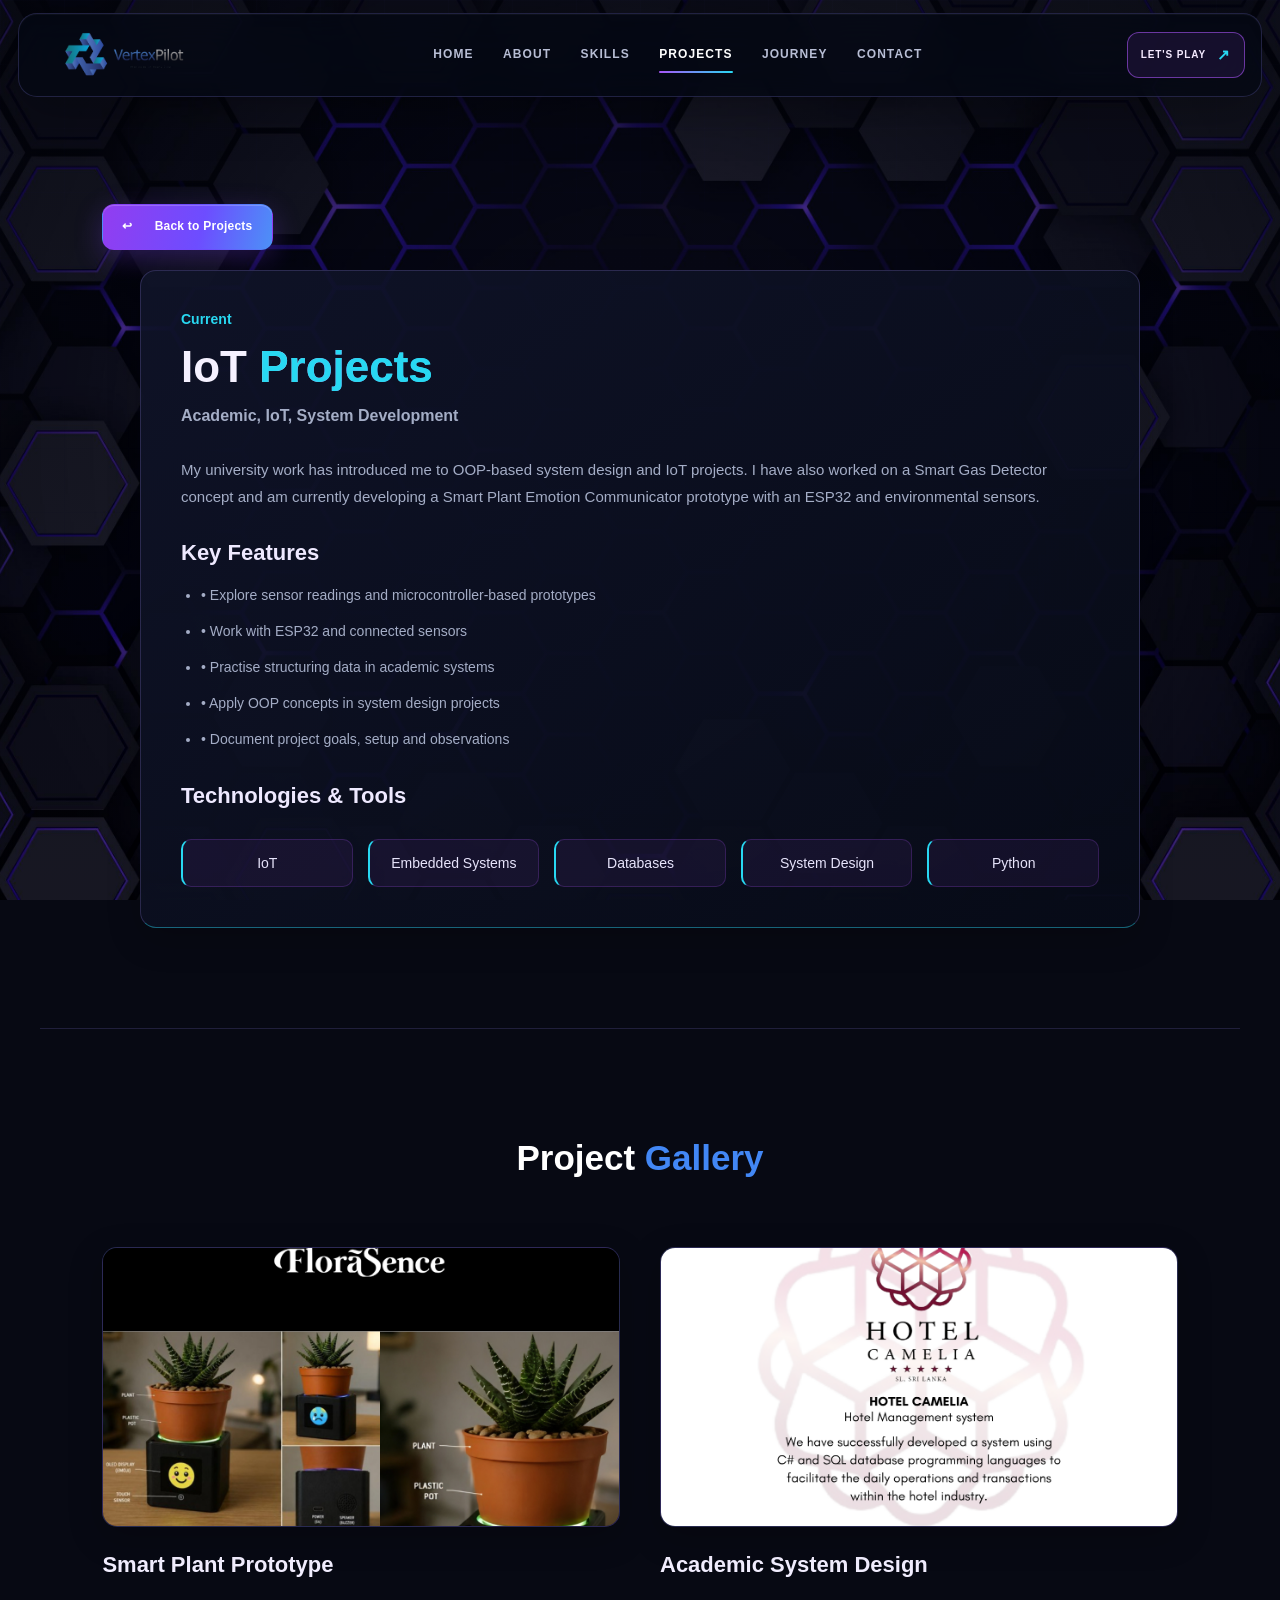
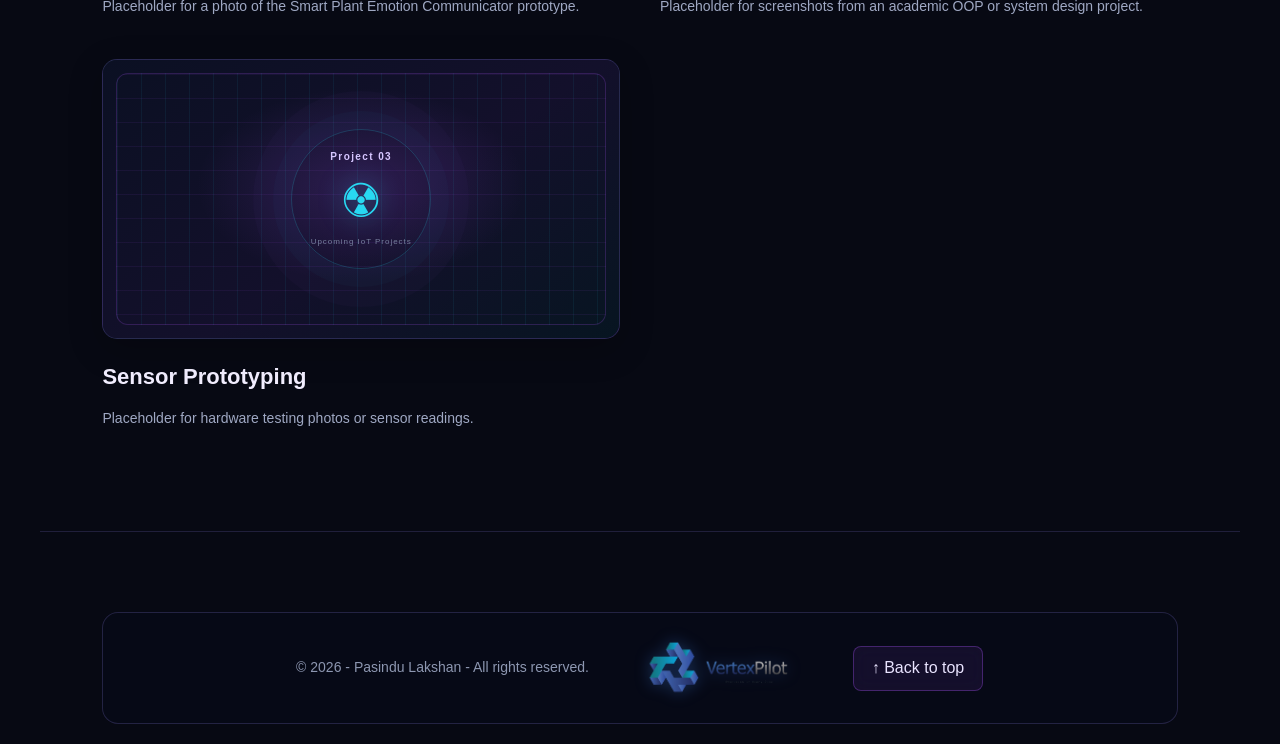
<file: project-iot.html>
<!DOCTYPE html>
<html lang="en">
<head>
    <meta charset="UTF-8">
    <meta name="viewport" content="width=device-width, initial-scale=1.0">
    <title>IoT Projects | Pasindu Lakshan</title>
    <link rel="icon" type="image/png" href="images/Title.png">
    <link rel="stylesheet" href="style.css">
    <style>
        html { scroll-behavior: smooth; }
        .section-divider { border: 0; border-top: 1px solid rgba(151,136,244,.18); margin: 20px auto; width: min(calc(100% - 60px), 1200px); }
        @media (max-width: 768px) { .section-divider { margin: 0 5%; } }
    </style>
    <link rel="stylesheet" href="neon.css">
    <style id="project-page-index-navbar">
        /* Keep project-page navigation visually aligned with index.html without changing shared CSS files. */
        body:not(.portfolio-home) .site-header {
            position: sticky !important;
            top: 12px !important;
            left: auto !important;
            right: auto !important;
            z-index: 1000;
            width: min(calc(100% - 36px), 1320px) !important;
            max-width: 1320px !important;
            min-height: unset !important;
            margin: 12px auto 0 !important;
            padding: 11px 16px 11px 20px !important;
            display: flex;
            align-items: center;
            justify-content: space-between;
            gap: 20px;
            background: rgba(5, 8, 20, .78) !important;
            border: 1px solid rgba(150, 141, 255, .2) !important;
            border-radius: 19px !important;
            box-shadow: 0 14px 48px rgba(0,0,0,.25), inset 0 1px 0 rgba(255,255,255,.035);
            backdrop-filter: blur(24px);
            -webkit-backdrop-filter: blur(24px);
        }
        body:not(.portfolio-home) .site-header .brand {
            display: flex;
            align-items: center;
            gap: 10px;
            min-width: 190px;
            text-decoration: none;
        }
        body:not(.portfolio-home) .site-header .brand .logo img {
            display: block;
            height: 60px;
            width: auto;
            max-width: none;
            max-height: none;
            object-fit: contain;
        }
        body:not(.portfolio-home) .site-header nav.main-nav {
            display: flex;
            align-items: center;
            justify-content: center;
            gap: clamp(15px, 2.3vw, 34px);
            width: auto;
            margin: 0;
            padding: 0;
            order: 0;
            background: transparent;
            border: 0;
            border-radius: 0;
            overflow: visible;
        }
        body:not(.portfolio-home) .site-header nav.main-nav a {
            position: relative;
            margin: 0 !important;
            padding: 11px 0;
            color: #b8bed5;
            font-size: 12px;
            letter-spacing: .09em;
            text-transform: uppercase;
            font-weight: 700;
            text-decoration: none;
            border: 0;
            background: transparent;
            transition: color .2s ease;
        }
        body:not(.portfolio-home) .site-header nav.main-nav a:hover,
        body:not(.portfolio-home) .site-header nav.main-nav a.active {
            color: #fff !important;
        }
        body:not(.portfolio-home) .site-header .header-actions {
            display: flex;
            align-items: center;
            gap: 12px;
        }
        body:not(.portfolio-home) .site-header .theme-toggle {
            width: 38px;
            height: 38px;
            display: grid;
            place-items: center;
            border-radius: 12px;
            color: #d9d8ff;
            border: 1px solid transparent;
            background: transparent;
            cursor: pointer;
            transition: all .2s ease;
        }
        body:not(.portfolio-home) .site-header .theme-toggle:hover {
            border-color: var(--border);
            color: var(--cyan);
            background: rgba(168,85,247,.08);
        }
        body:not(.portfolio-home) .site-header .header-game-link {
            display: flex;
            gap: 11px;
            align-items: center;
            padding: 10px 13px;
            border: 1px solid rgba(168,85,247,.58);
            color: #f4eaff;
            border-radius: 12px;
            background: rgba(168,85,247,.1);
            text-decoration: none;
            font-size: 10px;
            font-weight: 800;
            letter-spacing: .09em;
            white-space: nowrap;
            transition: .2s ease;
        }
        body:not(.portfolio-home) .site-header .header-game-link span:last-child { font-size: 15px; color: var(--cyan); }
        body:not(.portfolio-home) .site-header .header-game-link:hover { background: rgba(168,85,247,.2); box-shadow: 0 0 24px rgba(168,85,247,.16); }
        body:not(.portfolio-home) .site-header .hamburger { display: none; }

        @media (max-width: 1050px) {
            body:not(.portfolio-home) .site-header { gap: 12px; }
            body:not(.portfolio-home) .site-header .brand { min-width: 165px; }
            body:not(.portfolio-home) .site-header nav.main-nav { gap: 15px; }
            body:not(.portfolio-home) .site-header nav.main-nav a { font-size: 10px; }
            body:not(.portfolio-home) .site-header .header-game-link { padding: 9px 10px; }
        }
        @media (max-width: 760px) {
            body:not(.portfolio-home) .site-header {
                top: 7px !important;
                width: calc(100% - 20px) !important;
                margin: 7px auto 0 !important;
                padding: 9px 10px !important;
                gap: 9px !important;
                border-radius: 15px !important;
                flex-wrap: nowrap;
            }
            body:not(.portfolio-home) .site-header .brand { min-width: 0; gap: 7px; }
            body:not(.portfolio-home) .site-header .brand .logo img { height: 60px; width: auto; max-width: none; max-height: none; }
            body:not(.portfolio-home) .site-header .header-actions { gap: 3px; }
            body:not(.portfolio-home) .site-header .header-game-link { display: none; }
            body:not(.portfolio-home) .site-header .theme-toggle { width: 34px; height: 34px; margin: 0; order: initial; }
            body:not(.portfolio-home) .site-header .hamburger {
                order: 3;
                display: flex;
                width: 35px;
                height: 35px;
                padding: 7px;
                flex-direction: column;
                justify-content: center;
                align-items: center;
                gap: 5px;
                cursor: pointer;
                border: 1px solid rgba(168,85,247,.22);
                border-radius: 9px;
                background: rgba(168,85,247,.06);
            }
            body:not(.portfolio-home) .site-header .hamburger span {
                display: block;
                width: 17px;
                height: 2px;
                border-radius: 3px;
                background: #e9e5ff;
                transition: .2s;
            }
            body:not(.portfolio-home) .site-header .hamburger.open span:nth-child(1) { transform: translateY(7px) rotate(45deg); }
            body:not(.portfolio-home) .site-header .hamburger.open span:nth-child(2) { opacity: 0; }
            body:not(.portfolio-home) .site-header .hamburger.open span:nth-child(3) { transform: translateY(-7px) rotate(-45deg); }
            body:not(.portfolio-home) .site-header nav.main-nav {
                display: none;
                position: absolute;
                top: calc(100% + 8px);
                left: 0;
                right: 0;
                width: 100%;
                margin: 0;
                padding: 8px;
                order: 0;
                flex-direction: column;
                align-items: stretch;
                gap: 2px;
                background: rgba(6,9,22,.97);
                border: 1px solid rgba(151,136,244,.3);
                border-radius: 14px;
                box-shadow: 0 18px 45px rgba(0,0,0,.35);
                backdrop-filter: blur(18px);
            }
            body:not(.portfolio-home) .site-header nav.main-nav.open { display: flex; }
            body:not(.portfolio-home) .site-header nav.main-nav a {
                padding: 12px 13px;
                border-radius: 8px;
                font-size: 11px;
            }
            body:not(.portfolio-home) .site-header nav.main-nav a:hover,
            body:not(.portfolio-home) .site-header nav.main-nav a.active { background: rgba(168,85,247,.1); }
            body:not(.portfolio-home) .site-header nav.main-nav a::after { display: none; }
        }
    </style>
</head>
<body>

    <header class="site-header">
    <a class="brand" href="index.html#home" aria-label="Pasindu Lakshan home">
      <div class="logo">
        <img src="images/logo1.png" alt="VertexPilot Logo">
      </div>
    </a>

    <button class="hamburger" id="hamburger" type="button" aria-label="Open navigation" aria-expanded="false" aria-controls="nav-menu"><span></span><span></span><span></span></button>

    <nav class="main-nav" id="nav-menu" aria-label="Main navigation">
      <a href="index.html#home">Home</a>
      <a href="index.html#about">About</a>
      <a href="index.html#skills">Skills</a>
      <a class="active" href="index.html#projects" aria-current="page">Projects</a>
      <a href="index.html#journey">Journey</a>
      <a href="index.html#contact">Contact</a>
    </nav>

    <div class="header-actions">
      <!-- <button class="theme-toggle" id="theme-toggle" type="button" aria-label="Switch to light theme" title="Toggle theme">
        <svg class="moon-icon" viewBox="0 0 24 24" width="19" height="19" fill="none" aria-hidden="true"><path d="M20.5 15.4A8.4 8.4 0 0 1 8.6 3.5 8.5 8.5 0 1 0 20.5 15.4Z" stroke="currentColor" stroke-width="1.8" stroke-linecap="round" stroke-linejoin="round"/></svg>
      </button> -->
      <a class="header-game-link" href="index.html#projects" aria-label="Explore projects"><span>LET'S PLAY</span><span aria-hidden="true">↗</span></a>
    </div>
  </header>

    <!-- ===== PROJECT DETAIL ===== -->
    <section style="padding:80px 8%;min-height:80vh;display:flex;flex-direction:column;justify-content:flex-start;">

         <div class="hero-buttons">
          <a class="button button-primary" href="index.html#projects" ><span aria-hidden="true">↩</span> Back to Projects</a>
        </div>
        
        <div class="project-detail-content">
            <div class="edu-year">Current</div>
            <h2>IoT <span class="gradient-text">Projects</span></h2>
            <p class="institute">Academic, IoT, System Development</p>
            <p style="margin-top: 25px;">My university work has introduced me to OOP-based system design and IoT projects. I have also worked on a Smart Gas Detector concept and am currently developing a Smart Plant Emotion Communicator prototype with an ESP32 and environmental sensors.</p>
            
            <h3 style="color: #fff; margin-top: 30px; margin-bottom: 15px; font-size: 22px;">Key Features</h3>
            <ul style="color: #aaa; line-height: 2; margin-left: 20px;">
                <li style="margin-bottom: 8px;">• Explore sensor readings and microcontroller-based prototypes</li>
                <li style="margin-bottom: 8px;">• Work with ESP32 and connected sensors</li>
                <li style="margin-bottom: 8px;">• Practise structuring data in academic systems</li>
                <li style="margin-bottom: 8px;">• Apply OOP concepts in system design projects</li>
                <li style="margin-bottom: 8px;">• Document project goals, setup and observations</li>
            </ul>

            <h3 style="color: #fff; margin-top: 30px; margin-bottom: 15px; font-size: 22px;">Technologies & Tools</h3>
            <div class="project-tools">
                <div class="tool-item">IoT</div>
                <div class="tool-item">Embedded Systems</div>
                <div class="tool-item">Databases</div>
                <div class="tool-item">System Design</div>
                <div class="tool-item">Python</div>
            </div>
        </div>
    </section>

    <hr class="section-divider">

    <!-- ===== GALLERY SECTION ===== -->
    <section style="padding: 80px 8%; min-height: auto;">
        <h2 style="text-align: center; font-size: 35px; margin-bottom: 60px; color: #fff;">
            Project <span style="color: #4287f5;">Gallery</span>
        </h2>

        <div class="gallery-container">
            <!-- Gallery Item 1 -->
            <div class="gallery-item">
                <div class="gallery-image">
                    <a href="https://github.com/VertexPilot/Flora-Sence---Smart-Plant-Emotion-Communicator.git" target="_blank" rel="noopener" aria-label="Smart Plant (opens in a new tab)" style="display:block;width:100%;height:100%;">
                        <img src="images/1.png" alt="Smart Plant thumbnail">
                    </a>               
                 </div>
                <div class="gallery-description">
                    <h3>Smart Plant Prototype</h3>
                    <p>Placeholder for a photo of the Smart Plant Emotion Communicator prototype.</p>
                </div>
            </div>

            <!-- Gallery Item 2 -->
            <div class="gallery-item">
                <div class="gallery-image">
                    <a href="https://github.com/VertexPilot/Hotel-Management-System.git" target="_blank" rel="noopener" aria-label="Smart Plant (opens in a new tab)" style="display:block;width:100%;height:100%;">
                        <img src="images/2.png" alt="Smart Plant thumbnail">
                    </a>
                </div>
                <div class="gallery-description">
                    <h3>Academic System Design</h3>
                    <p>Placeholder for screenshots from an academic OOP or system design project.</p>
                </div>
            </div>

            <!-- Gallery Item 3 -->
            <div class="gallery-item">
                <div class="gallery-image">
                    <div class="gallery-placeholder placeholder-iot-3" role="img" aria-label="SENSOR PROTOTYPE preview placeholder"><span>Project 03</span><b aria-hidden="true">☢</b><small>Upcoming IoT Projects</small></div>
                </div>
                <div class="gallery-description">
                    <h3>Sensor Prototyping</h3>
                    <p>Placeholder for hardware testing photos or sensor readings.</p>
                </div>
            </div>
        </div>
    </section>

    <hr class="section-divider">

    <!-- Footer -->
    <footer class="footer-glass">
        <div class="footer-container">
            <p class="footer-text">
                © 2026 - Pasindu Lakshan - All rights reserved.
            </p>
            <div class="footer-logo">
                <img src="images/logo1.png" alt="OGAA Logo">
            </div>
            <button class="back-to-top" onclick="window.scrollTo({top:0, behavior:'smooth'})">
                ↑ Back to top
            </button>
        </div>
    </footer>

    <script>
        // ══════════════════════════════════════
        // THEME TOGGLE FUNCTIONALITY
        // ══════════════════════════════════════
        const themeToggle = document.getElementById('theme-toggle');
        const htmlElement = document.documentElement;

        // Check for saved theme preference or default to dark mode
        const currentTheme = localStorage.getItem('theme') || 'dark-mode';
        htmlElement.classList.add(currentTheme);

        // Toggle theme
        themeToggle.addEventListener('click', () => {
            const theme = htmlElement.classList.contains('dark-mode') ? 'light-mode' : 'dark-mode';
            
            htmlElement.classList.remove('dark-mode', 'light-mode');
            htmlElement.classList.add(theme);
            
            localStorage.setItem('theme', theme);
        });

        // ── Hamburger toggle ──
        const hamburger = document.getElementById('hamburger');
        const navMenu   = document.getElementById('nav-menu');

        hamburger.addEventListener('click', () => {
            const isOpen = hamburger.classList.toggle('open');
            navMenu.classList.toggle('open', isOpen);
            hamburger.setAttribute('aria-expanded', String(isOpen));
            hamburger.setAttribute('aria-label', isOpen ? 'Close navigation' : 'Open navigation');
        });

        // Close nav when a link is clicked (mobile)
        navMenu.querySelectorAll('a').forEach(link => {
            link.addEventListener('click', () => {
                hamburger.classList.remove('open');
                navMenu.classList.remove('open');
                hamburger.setAttribute('aria-expanded', 'false');
                hamburger.setAttribute('aria-label', 'Open navigation');
            });
        });

               (() => {
            const API_BASE =
                "https://page-views-api.ratneshc.com/api/v1";

            // All pages use the same website ID.
            // Uses the live website's hostname automatically.
            const SITE_ID = window.location.hostname;

            // Shared counter key for the entire portfolio.
            const COUNTER_PATH = "/";

            const countElement =
                document.getElementById("portfolioViewCount");

            const params = new URLSearchParams({
                site: SITE_ID,
                path: COUNTER_PATH
            });

            async function updatePortfolioViews() {
                if (!SITE_ID) {
                    if (countElement) {
                        countElement.textContent = "—";
                    }
                    return;
                }

                const trackURL =
                    `${API_BASE}/track?${params.toString()}`;

                const viewsURL =
                    `${API_BASE}/views?${params.toString()}`;

                // Record the visit first.
                try {
                    await fetch(trackURL, {
                        method: "GET",
                        cache: "no-store",
                        keepalive: true
                    });
                } catch (error) {
                    console.warn("Unable to record portfolio visit.");
                }

                // Project pages count visits too, but only
                // the Home page needs to display the counter.
                if (!countElement) {
                    return;
                }

                // Retrieve and display the saved count.
                try {
                    const response = await fetch(viewsURL, {
                        method: "GET",
                        cache: "no-store"
                    });

                    if (!response.ok) {
                        throw new Error("Counter API unavailable");
                    }

                    const data = await response.json();
                    const views = Number(data.views);

                    if (!Number.isFinite(views) || views < 0) {
                        throw new Error("Invalid counter response");
                    }

                    countElement.textContent =
                        new Intl.NumberFormat().format(views);

                } catch (error) {
                    countElement.textContent = "—";
                    console.warn("Unable to load portfolio views.");
                }
            }

            updatePortfolioViews();
        })();
    </script>

</body>
</html>
</file>
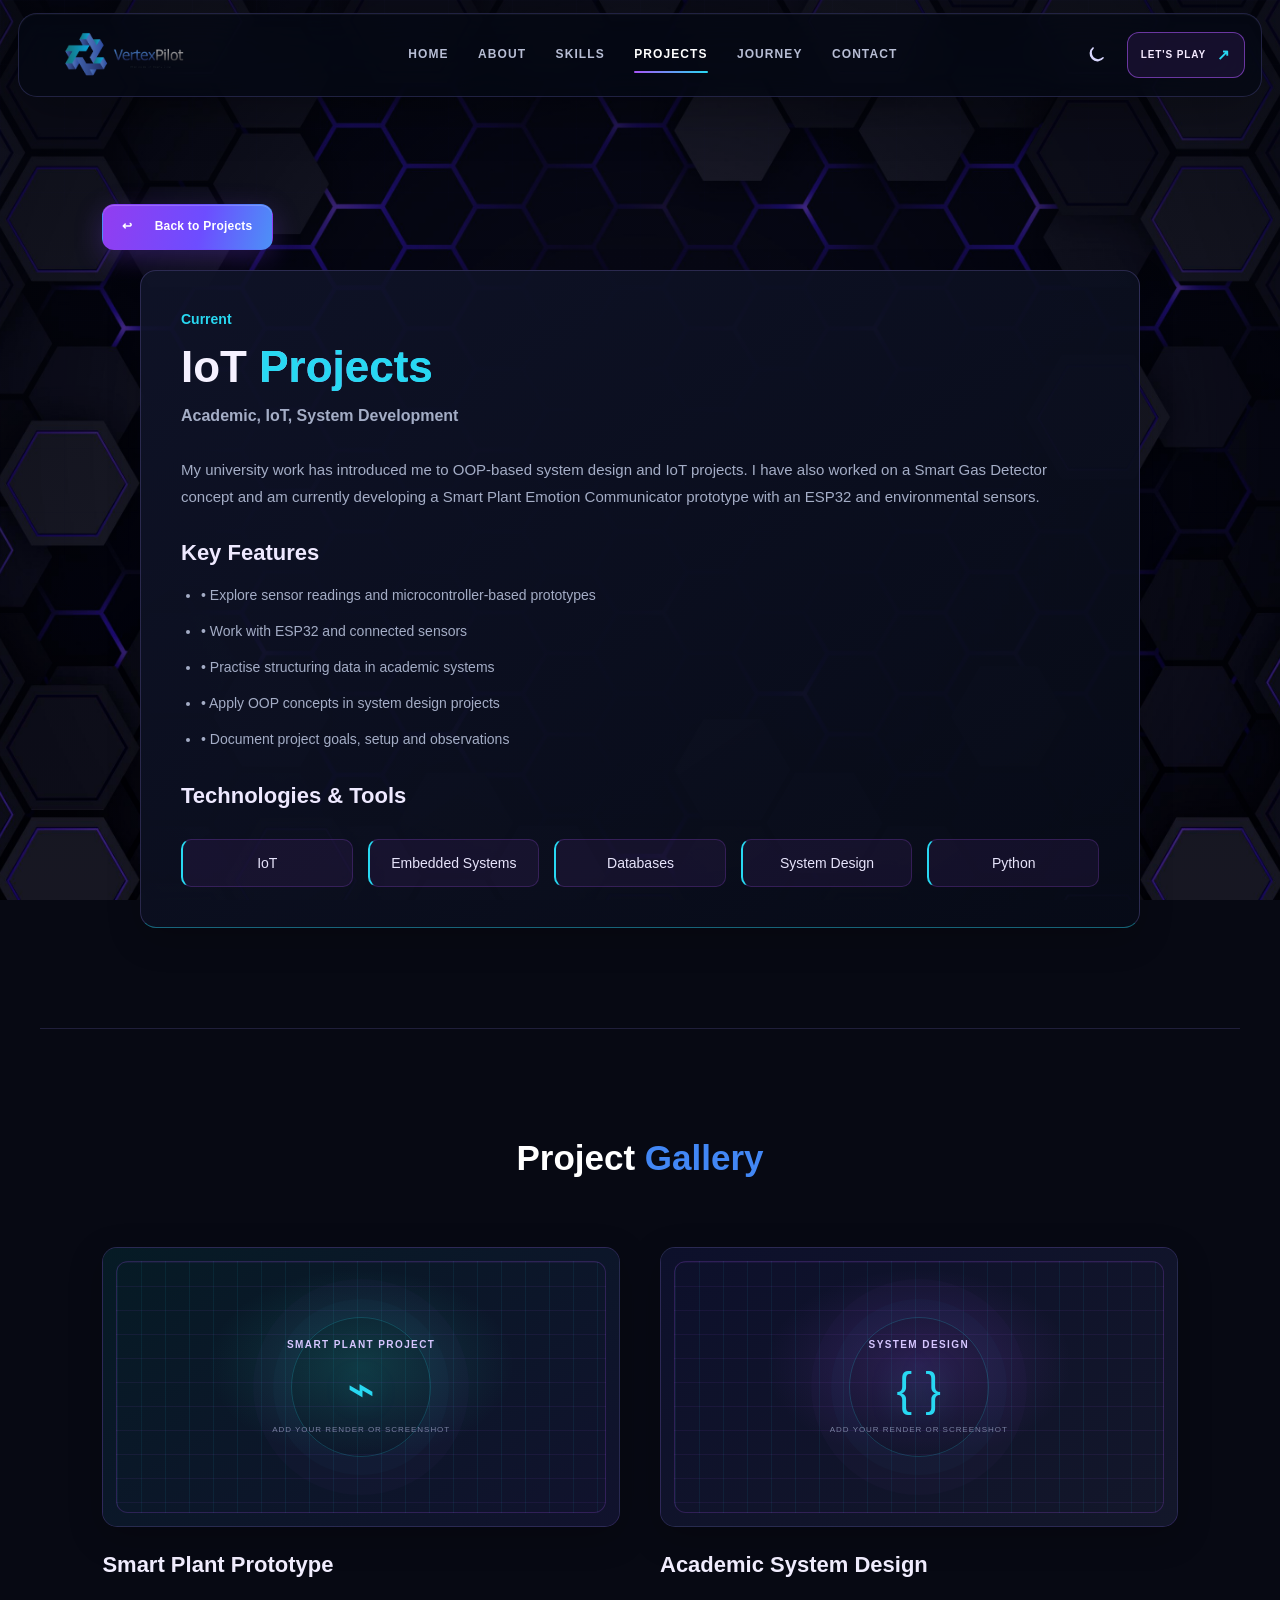
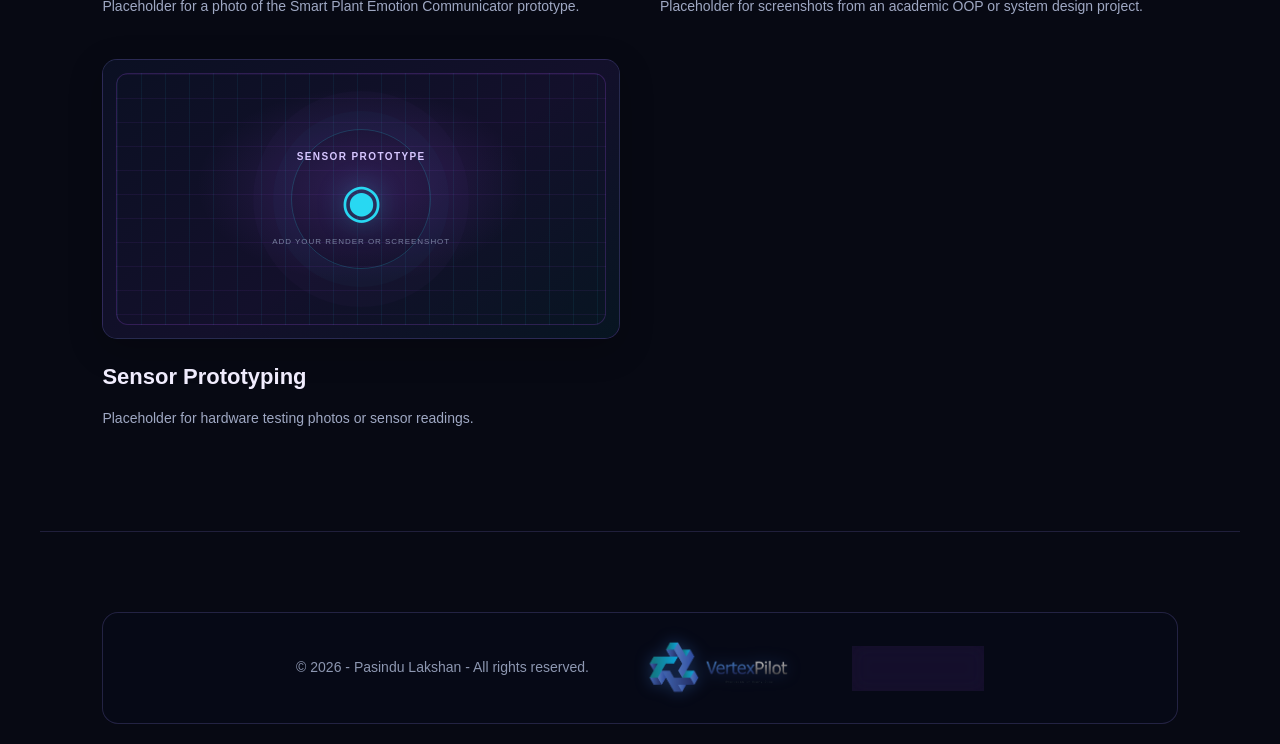
<file: project-other.html>
<!DOCTYPE html>
<html lang="en">
<head>
    <meta charset="UTF-8">
    <meta name="viewport" content="width=device-width, initial-scale=1.0">
    <title>IoT Projects | Pasindu Lakshan</title>
    <link rel="icon" type="image/png" href="images/Title.png">
    <link rel="stylesheet" href="style.css">
    <style>
        html { scroll-behavior: smooth; }
        .section-divider { border: 0; border-top: 1px solid rgba(151,136,244,.18); margin: 20px auto; width: min(calc(100% - 60px), 1200px); }
        @media (max-width: 768px) { .section-divider { margin: 0 5%; } }
    </style>
    <link rel="stylesheet" href="neon.css">
    <style id="project-page-index-navbar">
        /* Keep project-page navigation visually aligned with index.html without changing shared CSS files. */
        body:not(.portfolio-home) .site-header {
            position: sticky !important;
            top: 12px !important;
            left: auto !important;
            right: auto !important;
            z-index: 1000;
            width: min(calc(100% - 36px), 1320px) !important;
            max-width: 1320px !important;
            min-height: unset !important;
            margin: 12px auto 0 !important;
            padding: 11px 16px 11px 20px !important;
            display: flex;
            align-items: center;
            justify-content: space-between;
            gap: 20px;
            background: rgba(5, 8, 20, .78) !important;
            border: 1px solid rgba(150, 141, 255, .2) !important;
            border-radius: 19px !important;
            box-shadow: 0 14px 48px rgba(0,0,0,.25), inset 0 1px 0 rgba(255,255,255,.035);
            backdrop-filter: blur(24px);
            -webkit-backdrop-filter: blur(24px);
        }
        body:not(.portfolio-home) .site-header .brand {
            display: flex;
            align-items: center;
            gap: 10px;
            min-width: 190px;
            text-decoration: none;
        }
        body:not(.portfolio-home) .site-header .brand .logo img {
            display: block;
            height: 60px;
            width: auto;
            max-width: none;
            max-height: none;
            object-fit: contain;
        }
        body:not(.portfolio-home) .site-header nav.main-nav {
            display: flex;
            align-items: center;
            justify-content: center;
            gap: clamp(15px, 2.3vw, 34px);
            width: auto;
            margin: 0;
            padding: 0;
            order: 0;
            background: transparent;
            border: 0;
            border-radius: 0;
            overflow: visible;
        }
        body:not(.portfolio-home) .site-header nav.main-nav a {
            position: relative;
            margin: 0 !important;
            padding: 11px 0;
            color: #b8bed5;
            font-size: 12px;
            letter-spacing: .09em;
            text-transform: uppercase;
            font-weight: 700;
            text-decoration: none;
            border: 0;
            background: transparent;
            transition: color .2s ease;
        }
        body:not(.portfolio-home) .site-header nav.main-nav a:hover,
        body:not(.portfolio-home) .site-header nav.main-nav a.active {
            color: #fff !important;
        }
        body:not(.portfolio-home) .site-header .header-actions {
            display: flex;
            align-items: center;
            gap: 12px;
        }
        body:not(.portfolio-home) .site-header .theme-toggle {
            width: 38px;
            height: 38px;
            display: grid;
            place-items: center;
            border-radius: 12px;
            color: #d9d8ff;
            border: 1px solid transparent;
            background: transparent;
            cursor: pointer;
            transition: all .2s ease;
        }
        body:not(.portfolio-home) .site-header .theme-toggle:hover {
            border-color: var(--border);
            color: var(--cyan);
            background: rgba(168,85,247,.08);
        }
        body:not(.portfolio-home) .site-header .header-game-link {
            display: flex;
            gap: 11px;
            align-items: center;
            padding: 10px 13px;
            border: 1px solid rgba(168,85,247,.58);
            color: #f4eaff;
            border-radius: 12px;
            background: rgba(168,85,247,.1);
            text-decoration: none;
            font-size: 10px;
            font-weight: 800;
            letter-spacing: .09em;
            white-space: nowrap;
            transition: .2s ease;
        }
        body:not(.portfolio-home) .site-header .header-game-link span:last-child { font-size: 15px; color: var(--cyan); }
        body:not(.portfolio-home) .site-header .header-game-link:hover { background: rgba(168,85,247,.2); box-shadow: 0 0 24px rgba(168,85,247,.16); }
        body:not(.portfolio-home) .site-header .hamburger { display: none; }

        @media (max-width: 1050px) {
            body:not(.portfolio-home) .site-header { gap: 12px; }
            body:not(.portfolio-home) .site-header .brand { min-width: 165px; }
            body:not(.portfolio-home) .site-header nav.main-nav { gap: 15px; }
            body:not(.portfolio-home) .site-header nav.main-nav a { font-size: 10px; }
            body:not(.portfolio-home) .site-header .header-game-link { padding: 9px 10px; }
        }
        @media (max-width: 760px) {
            body:not(.portfolio-home) .site-header {
                top: 7px !important;
                width: calc(100% - 20px) !important;
                margin: 7px auto 0 !important;
                padding: 9px 10px !important;
                gap: 9px !important;
                border-radius: 15px !important;
                flex-wrap: nowrap;
            }
            body:not(.portfolio-home) .site-header .brand { min-width: 0; gap: 7px; }
            body:not(.portfolio-home) .site-header .brand .logo img { height: 60px; width: auto; max-width: none; max-height: none; }
            body:not(.portfolio-home) .site-header .header-actions { gap: 3px; }
            body:not(.portfolio-home) .site-header .header-game-link { display: none; }
            body:not(.portfolio-home) .site-header .theme-toggle { width: 34px; height: 34px; margin: 0; order: initial; }
            body:not(.portfolio-home) .site-header .hamburger {
                order: 3;
                display: flex;
                width: 35px;
                height: 35px;
                padding: 7px;
                flex-direction: column;
                justify-content: center;
                align-items: center;
                gap: 5px;
                cursor: pointer;
                border: 1px solid rgba(168,85,247,.22);
                border-radius: 9px;
                background: rgba(168,85,247,.06);
            }
            body:not(.portfolio-home) .site-header .hamburger span {
                display: block;
                width: 17px;
                height: 2px;
                border-radius: 3px;
                background: #e9e5ff;
                transition: .2s;
            }
            body:not(.portfolio-home) .site-header .hamburger.open span:nth-child(1) { transform: translateY(7px) rotate(45deg); }
            body:not(.portfolio-home) .site-header .hamburger.open span:nth-child(2) { opacity: 0; }
            body:not(.portfolio-home) .site-header .hamburger.open span:nth-child(3) { transform: translateY(-7px) rotate(-45deg); }
            body:not(.portfolio-home) .site-header nav.main-nav {
                display: none;
                position: absolute;
                top: calc(100% + 8px);
                left: 0;
                right: 0;
                width: 100%;
                margin: 0;
                padding: 8px;
                order: 0;
                flex-direction: column;
                align-items: stretch;
                gap: 2px;
                background: rgba(6,9,22,.97);
                border: 1px solid rgba(151,136,244,.3);
                border-radius: 14px;
                box-shadow: 0 18px 45px rgba(0,0,0,.35);
                backdrop-filter: blur(18px);
            }
            body:not(.portfolio-home) .site-header nav.main-nav.open { display: flex; }
            body:not(.portfolio-home) .site-header nav.main-nav a {
                padding: 12px 13px;
                border-radius: 8px;
                font-size: 11px;
            }
            body:not(.portfolio-home) .site-header nav.main-nav a:hover,
            body:not(.portfolio-home) .site-header nav.main-nav a.active { background: rgba(168,85,247,.1); }
            body:not(.portfolio-home) .site-header nav.main-nav a::after { display: none; }
        }
    </style>
</head>
<body>

    <header class="site-header">
    <a class="brand" href="index.html#home" aria-label="Pasindu Lakshan home">
      <div class="logo">
        <img src="images/logo1.png" alt="VertexPilot Logo">
      </div>
    </a>

    <button class="hamburger" id="hamburger" type="button" aria-label="Open navigation" aria-expanded="false" aria-controls="nav-menu"><span></span><span></span><span></span></button>

    <nav class="main-nav" id="nav-menu" aria-label="Main navigation">
      <a href="index.html#home">Home</a>
      <a href="index.html#about">About</a>
      <a href="index.html#skills">Skills</a>
      <a class="active" href="index.html#projects" aria-current="page">Projects</a>
      <a href="index.html#journey">Journey</a>
      <a href="index.html#contact">Contact</a>
    </nav>

    <div class="header-actions">
      <button class="theme-toggle" id="theme-toggle" type="button" aria-label="Switch to light theme" title="Toggle theme">
        <svg class="moon-icon" viewBox="0 0 24 24" width="19" height="19" fill="none" aria-hidden="true"><path d="M20.5 15.4A8.4 8.4 0 0 1 8.6 3.5 8.5 8.5 0 1 0 20.5 15.4Z" stroke="currentColor" stroke-width="1.8" stroke-linecap="round" stroke-linejoin="round"/></svg>
      </button>
      <a class="header-game-link" href="index.html#projects" aria-label="Explore projects"><span>LET'S PLAY</span><span aria-hidden="true">↗</span></a>
    </div>
  </header>

    <!-- ===== PROJECT DETAIL ===== -->
    <section style="padding:80px 8%;min-height:80vh;display:flex;flex-direction:column;justify-content:flex-start;">

         <div class="hero-buttons">
          <a class="button button-primary" href="index.html#projects" ><span aria-hidden="true">↩</span> Back to Projects</a>
        </div>
        
        <div class="project-detail-content">
            <div class="edu-year">Current</div>
            <h2>IoT <span class="gradient-text">Projects</span></h2>
            <p class="institute">Academic, IoT, System Development</p>
            <p style="margin-top: 25px;">My university work has introduced me to OOP-based system design and IoT projects. I have also worked on a Smart Gas Detector concept and am currently developing a Smart Plant Emotion Communicator prototype with an ESP32 and environmental sensors.</p>
            
            <h3 style="color: #fff; margin-top: 30px; margin-bottom: 15px; font-size: 22px;">Key Features</h3>
            <ul style="color: #aaa; line-height: 2; margin-left: 20px;">
                <li style="margin-bottom: 8px;">• Explore sensor readings and microcontroller-based prototypes</li>
                <li style="margin-bottom: 8px;">• Work with ESP32 and connected sensors</li>
                <li style="margin-bottom: 8px;">• Practise structuring data in academic systems</li>
                <li style="margin-bottom: 8px;">• Apply OOP concepts in system design projects</li>
                <li style="margin-bottom: 8px;">• Document project goals, setup and observations</li>
            </ul>

            <h3 style="color: #fff; margin-top: 30px; margin-bottom: 15px; font-size: 22px;">Technologies & Tools</h3>
            <div class="project-tools">
                <div class="tool-item">IoT</div>
                <div class="tool-item">Embedded Systems</div>
                <div class="tool-item">Databases</div>
                <div class="tool-item">System Design</div>
                <div class="tool-item">Python</div>
            </div>
        </div>
    </section>

    <hr class="section-divider">

    <!-- ===== GALLERY SECTION ===== -->
    <section style="padding: 80px 8%; min-height: auto;">
        <h2 style="text-align: center; font-size: 35px; margin-bottom: 60px; color: #fff;">
            Project <span style="color: #4287f5;">Gallery</span>
        </h2>

        <div class="gallery-container">
            <!-- Gallery Item 1 -->
            <div class="gallery-item">
                <div class="gallery-image">
                    <div class="gallery-placeholder placeholder-iot-1" role="img" aria-label="SMART PLANT PROJECT preview placeholder"><span>SMART PLANT PROJECT</span><b aria-hidden="true">⌁</b><small>ADD YOUR RENDER OR SCREENSHOT</small></div>
                </div>
                <div class="gallery-description">
                    <h3>Smart Plant Prototype</h3>
                    <p>Placeholder for a photo of the Smart Plant Emotion Communicator prototype.</p>
                </div>
            </div>

            <!-- Gallery Item 2 -->
            <div class="gallery-item">
                <div class="gallery-image">
                    <div class="gallery-placeholder placeholder-iot-2" role="img" aria-label="SYSTEM DESIGN preview placeholder"><span>SYSTEM DESIGN</span><b aria-hidden="true">{ }</b><small>ADD YOUR RENDER OR SCREENSHOT</small></div>
                </div>
                <div class="gallery-description">
                    <h3>Academic System Design</h3>
                    <p>Placeholder for screenshots from an academic OOP or system design project.</p>
                </div>
            </div>

            <!-- Gallery Item 3 -->
            <div class="gallery-item">
                <div class="gallery-image">
                    <div class="gallery-placeholder placeholder-iot-3" role="img" aria-label="SENSOR PROTOTYPE preview placeholder"><span>SENSOR PROTOTYPE</span><b aria-hidden="true">◉</b><small>ADD YOUR RENDER OR SCREENSHOT</small></div>
                </div>
                <div class="gallery-description">
                    <h3>Sensor Prototyping</h3>
                    <p>Placeholder for hardware testing photos or sensor readings.</p>
                </div>
            </div>
        </div>
    </section>

    <hr class="section-divider">

    <!-- Footer -->
    <footer class="footer-glass">
        <div class="footer-container">
            <p class="footer-text">
                © 2026 - Pasindu Lakshan - All rights reserved.
            </p>
            <div class="footer-logo">
                <img src="images/logo1.png" alt="OGAA Logo">
            </div>
            <button class="back-to-top" onclick="window.scrollTo({top:0, behavior:'smooth'})">
                ↑ Back to top
            </button>
        </div>
    </footer>

    <script>
        // ══════════════════════════════════════
        // THEME TOGGLE FUNCTIONALITY
        // ══════════════════════════════════════
        const themeToggle = document.getElementById('theme-toggle');
        const htmlElement = document.documentElement;

        // Check for saved theme preference or default to dark mode
        const currentTheme = localStorage.getItem('theme') || 'dark-mode';
        htmlElement.classList.add(currentTheme);

        // Toggle theme
        themeToggle.addEventListener('click', () => {
            const theme = htmlElement.classList.contains('dark-mode') ? 'light-mode' : 'dark-mode';
            
            htmlElement.classList.remove('dark-mode', 'light-mode');
            htmlElement.classList.add(theme);
            
            localStorage.setItem('theme', theme);
        });

        // ── Hamburger toggle ──
        const hamburger = document.getElementById('hamburger');
        const navMenu   = document.getElementById('nav-menu');

        hamburger.addEventListener('click', () => {
            const isOpen = hamburger.classList.toggle('open');
            navMenu.classList.toggle('open', isOpen);
            hamburger.setAttribute('aria-expanded', String(isOpen));
            hamburger.setAttribute('aria-label', isOpen ? 'Close navigation' : 'Open navigation');
        });

        // Close nav when a link is clicked (mobile)
        navMenu.querySelectorAll('a').forEach(link => {
            link.addEventListener('click', () => {
                hamburger.classList.remove('open');
                navMenu.classList.remove('open');
                hamburger.setAttribute('aria-expanded', 'false');
                hamburger.setAttribute('aria-label', 'Open navigation');
            });
        });

               (() => {
            const API_BASE =
                "https://page-views-api.ratneshc.com/api/v1";

            // All pages use the same website ID.
            // Uses the live website's hostname automatically.
            const SITE_ID = window.location.hostname;

            // Shared counter key for the entire portfolio.
            const COUNTER_PATH = "/";

            const countElement =
                document.getElementById("portfolioViewCount");

            const params = new URLSearchParams({
                site: SITE_ID,
                path: COUNTER_PATH
            });

            async function updatePortfolioViews() {
                if (!SITE_ID) {
                    if (countElement) {
                        countElement.textContent = "—";
                    }
                    return;
                }

                const trackURL =
                    `${API_BASE}/track?${params.toString()}`;

                const viewsURL =
                    `${API_BASE}/views?${params.toString()}`;

                // Record the visit first.
                try {
                    await fetch(trackURL, {
                        method: "GET",
                        cache: "no-store",
                        keepalive: true
                    });
                } catch (error) {
                    console.warn("Unable to record portfolio visit.");
                }

                // Project pages count visits too, but only
                // the Home page needs to display the counter.
                if (!countElement) {
                    return;
                }

                // Retrieve and display the saved count.
                try {
                    const response = await fetch(viewsURL, {
                        method: "GET",
                        cache: "no-store"
                    });

                    if (!response.ok) {
                        throw new Error("Counter API unavailable");
                    }

                    const data = await response.json();
                    const views = Number(data.views);

                    if (!Number.isFinite(views) || views < 0) {
                        throw new Error("Invalid counter response");
                    }

                    countElement.textContent =
                        new Intl.NumberFormat().format(views);

                } catch (error) {
                    countElement.textContent = "—";
                    console.warn("Unable to load portfolio views.");
                }
            }

            updatePortfolioViews();
        })();
    </script>

</body>
</html>
</file>
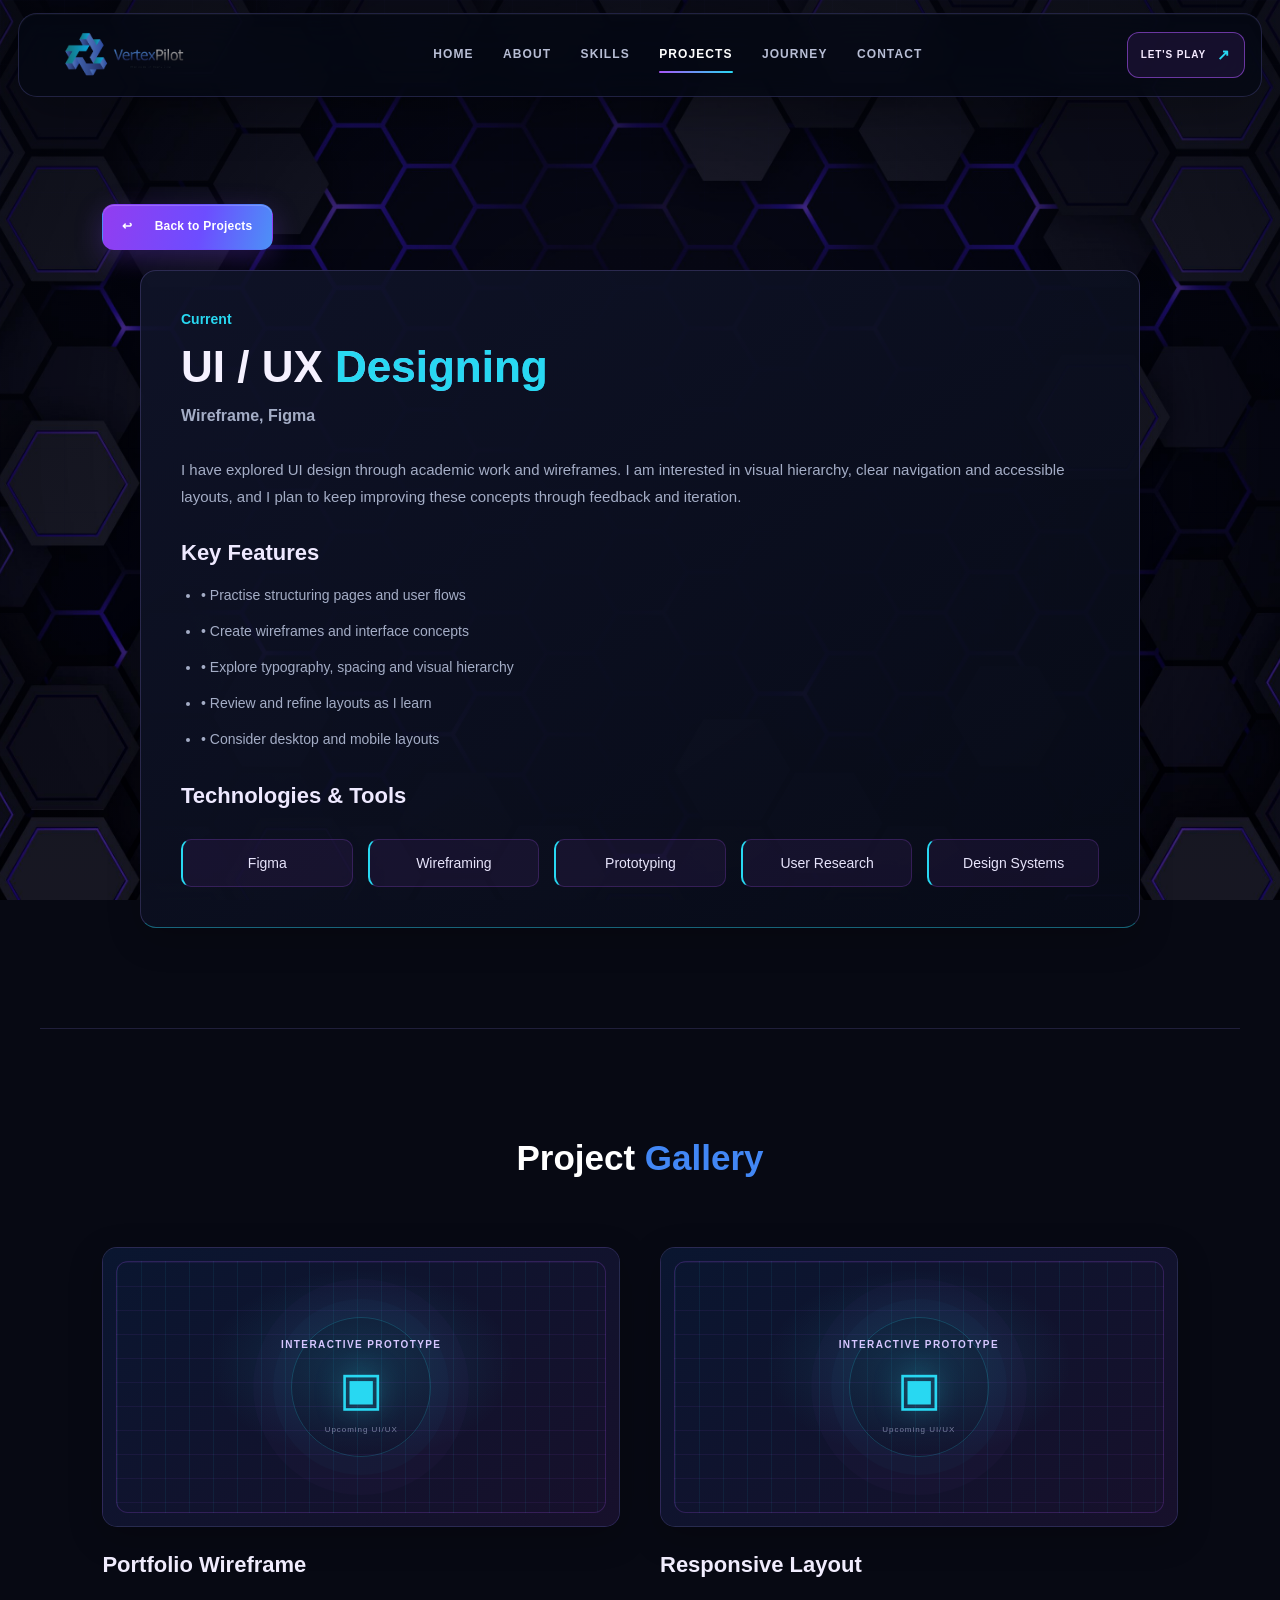
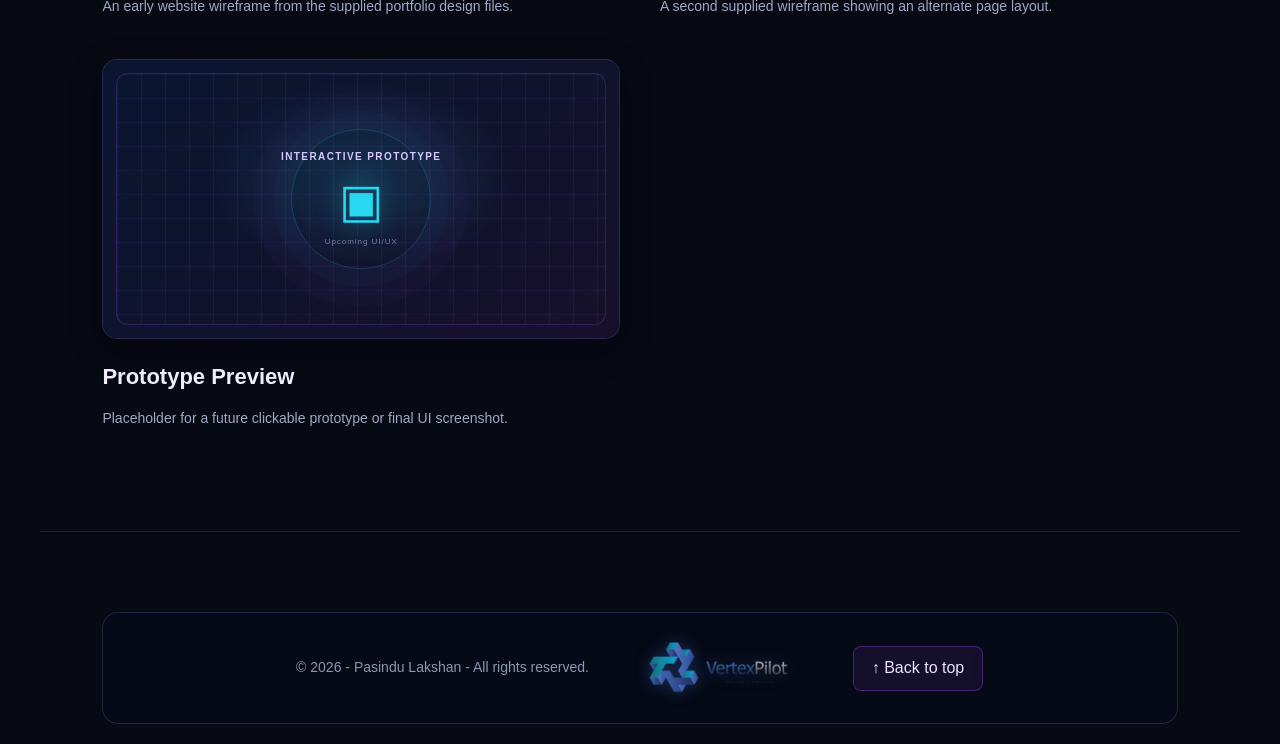
<file: project-ui-ux.html>
<!DOCTYPE html>
<html lang="en">
<head>
    <meta charset="UTF-8">
    <meta name="viewport" content="width=device-width, initial-scale=1.0">
    <title>UI / UX Design | Pasindu Lakshan</title>
    <link rel="icon" type="image/png" href="images/Title.png">
    <link rel="stylesheet" href="style.css">
	<link rel="stylesheet" href="neon.css">
    <style>
        html { scroll-behavior: smooth; }
        .section-divider { border: 0; border-top: 1px solid rgba(151,136,244,.18); margin: 20px auto; width: min(calc(100% - 60px), 1200px); }
        @media (max-width: 768px) { .section-divider { margin: 0 5%; } }
    </style>
    
    <style id="project-page-index-navbar">
        /* Keep project-page navigation visually aligned with index.html without changing shared CSS files. */
        body:not(.portfolio-home) .site-header {
            position: sticky !important;
            top: 12px !important;
            left: auto !important;
            right: auto !important;
            z-index: 1000;
            width: min(calc(100% - 36px), 1320px) !important;
            max-width: 1320px !important;
            min-height: unset !important;
            margin: 12px auto 0 !important;
            padding: 11px 16px 11px 20px !important;
            display: flex;
            align-items: center;
            justify-content: space-between;
            gap: 20px;
            background: rgba(5, 8, 20, .78) !important;
            border: 1px solid rgba(150, 141, 255, .2) !important;
            border-radius: 19px !important;
            box-shadow: 0 14px 48px rgba(0,0,0,.25), inset 0 1px 0 rgba(255,255,255,.035);
            backdrop-filter: blur(24px);
            -webkit-backdrop-filter: blur(24px);
        }
        body:not(.portfolio-home) .site-header .brand {
            display: flex;
            align-items: center;
            gap: 10px;
            min-width: 190px;
            text-decoration: none;
        }
        body:not(.portfolio-home) .site-header .brand .logo img {
            display: block;
            height: 60px;
            width: auto;
            max-width: none;
            max-height: none;
            object-fit: contain;
        }
        body:not(.portfolio-home) .site-header nav.main-nav {
            display: flex;
            align-items: center;
            justify-content: center;
            gap: clamp(15px, 2.3vw, 34px);
            width: auto;
            margin: 0;
            padding: 0;
            order: 0;
            background: transparent;
            border: 0;
            border-radius: 0;
            overflow: visible;
        }
        body:not(.portfolio-home) .site-header nav.main-nav a {
            position: relative;
            margin: 0 !important;
            padding: 11px 0;
            color: #b8bed5;
            font-size: 12px;
            letter-spacing: .09em;
            text-transform: uppercase;
            font-weight: 700;
            text-decoration: none;
            border: 0;
            background: transparent;
            transition: color .2s ease;
        }
        body:not(.portfolio-home) .site-header nav.main-nav a:hover,
        body:not(.portfolio-home) .site-header nav.main-nav a.active {
            color: #fff !important;
        }
        body:not(.portfolio-home) .site-header .header-actions {
            display: flex;
            align-items: center;
            gap: 12px;
        }
        body:not(.portfolio-home) .site-header .theme-toggle {
            width: 38px;
            height: 38px;
            display: grid;
            place-items: center;
            border-radius: 12px;
            color: #d9d8ff;
            border: 1px solid transparent;
            background: transparent;
            cursor: pointer;
            transition: all .2s ease;
        }
        body:not(.portfolio-home) .site-header .theme-toggle:hover {
            border-color: var(--border);
            color: var(--cyan);
            background: rgba(168,85,247,.08);
        }
        body:not(.portfolio-home) .site-header .header-game-link {
            display: flex;
            gap: 11px;
            align-items: center;
            padding: 10px 13px;
            border: 1px solid rgba(168,85,247,.58);
            color: #f4eaff;
            border-radius: 12px;
            background: rgba(168,85,247,.1);
            text-decoration: none;
            font-size: 10px;
            font-weight: 800;
            letter-spacing: .09em;
            white-space: nowrap;
            transition: .2s ease;
        }
        body:not(.portfolio-home) .site-header .header-game-link span:last-child { font-size: 15px; color: var(--cyan); }
        body:not(.portfolio-home) .site-header .header-game-link:hover { background: rgba(168,85,247,.2); box-shadow: 0 0 24px rgba(168,85,247,.16); }
        body:not(.portfolio-home) .site-header .hamburger { display: none; }

        @media (max-width: 1050px) {
            body:not(.portfolio-home) .site-header { gap: 12px; }
            body:not(.portfolio-home) .site-header .brand { min-width: 165px; }
            body:not(.portfolio-home) .site-header nav.main-nav { gap: 15px; }
            body:not(.portfolio-home) .site-header nav.main-nav a { font-size: 10px; }
            body:not(.portfolio-home) .site-header .header-game-link { padding: 9px 10px; }
        }
        @media (max-width: 760px) {
            body:not(.portfolio-home) .site-header {
                top: 7px !important;
                width: calc(100% - 20px) !important;
                margin: 7px auto 0 !important;
                padding: 9px 10px !important;
                gap: 9px !important;
                border-radius: 15px !important;
                flex-wrap: nowrap;
            }
            body:not(.portfolio-home) .site-header .brand { min-width: 0; gap: 7px; }
            body:not(.portfolio-home) .site-header .brand .logo img { height: 60px; width: auto; max-width: none; max-height: none; }
            body:not(.portfolio-home) .site-header .header-actions { gap: 3px; }
            body:not(.portfolio-home) .site-header .header-game-link { display: none; }
            body:not(.portfolio-home) .site-header .theme-toggle { width: 34px; height: 34px; margin: 0; order: initial; }
            body:not(.portfolio-home) .site-header .hamburger {
                order: 3;
                display: flex;
                width: 35px;
                height: 35px;
                padding: 7px;
                flex-direction: column;
                justify-content: center;
                align-items: center;
                gap: 5px;
                cursor: pointer;
                border: 1px solid rgba(168,85,247,.22);
                border-radius: 9px;
                background: rgba(168,85,247,.06);
            }
            body:not(.portfolio-home) .site-header .hamburger span {
                display: block;
                width: 17px;
                height: 2px;
                border-radius: 3px;
                background: #e9e5ff;
                transition: .2s;
            }
            body:not(.portfolio-home) .site-header .hamburger.open span:nth-child(1) { transform: translateY(7px) rotate(45deg); }
            body:not(.portfolio-home) .site-header .hamburger.open span:nth-child(2) { opacity: 0; }
            body:not(.portfolio-home) .site-header .hamburger.open span:nth-child(3) { transform: translateY(-7px) rotate(-45deg); }
            body:not(.portfolio-home) .site-header nav.main-nav {
                display: none;
                position: absolute;
                top: calc(100% + 8px);
                left: 0;
                right: 0;
                width: 100%;
                margin: 0;
                padding: 8px;
                order: 0;
                flex-direction: column;
                align-items: stretch;
                gap: 2px;
                background: rgba(6,9,22,.97);
                border: 1px solid rgba(151,136,244,.3);
                border-radius: 14px;
                box-shadow: 0 18px 45px rgba(0,0,0,.35);
                backdrop-filter: blur(18px);
            }
            body:not(.portfolio-home) .site-header nav.main-nav.open { display: flex; }
            body:not(.portfolio-home) .site-header nav.main-nav a {
                padding: 12px 13px;
                border-radius: 8px;
                font-size: 11px;
            }
            body:not(.portfolio-home) .site-header nav.main-nav a:hover,
            body:not(.portfolio-home) .site-header nav.main-nav a.active { background: rgba(168,85,247,.1); }
            body:not(.portfolio-home) .site-header nav.main-nav a::after { display: none; }
        }
    </style>
</head>
<body>

    <header class="site-header">
    <a class="brand" href="index.html#home" aria-label="Pasindu Lakshan home">
      <div class="logo">
        <img src="images/logo1.png" alt="VertexPilot Logo">
      </div>
    </a>

    <button class="hamburger" id="hamburger" type="button" aria-label="Open navigation" aria-expanded="false" aria-controls="nav-menu"><span></span><span></span><span></span></button>

    <nav class="main-nav" id="nav-menu" aria-label="Main navigation">
      <a href="index.html#home">Home</a>
      <a href="index.html#about">About</a>
      <a href="index.html#skills">Skills</a>
      <a class="active" href="index.html#projects" aria-current="page">Projects</a>
      <a href="index.html#journey">Journey</a>
      <a href="index.html#contact">Contact</a>
    </nav>

    <div class="header-actions">
      <!-- <button class="theme-toggle" id="theme-toggle" type="button" aria-label="Switch to light theme" title="Toggle theme">
        <svg class="moon-icon" viewBox="0 0 24 24" width="19" height="19" fill="none" aria-hidden="true"><path d="M20.5 15.4A8.4 8.4 0 0 1 8.6 3.5 8.5 8.5 0 1 0 20.5 15.4Z" stroke="currentColor" stroke-width="1.8" stroke-linecap="round" stroke-linejoin="round"/></svg>
      </button> -->
      <a class="header-game-link" href="index.html#projects" aria-label="Explore projects"><span>LET'S PLAY</span><span aria-hidden="true">↗</span></a>
    </div>
  </header>

    <!-- ===== PROJECT DETAIL ===== -->
    <section style="padding:80px 8%;min-height:80vh;display:flex;flex-direction:column;justify-content:flex-start;">

         <div class="hero-buttons">
          <a class="button button-primary" href="index.html#projects" ><span aria-hidden="true">↩</span> Back to Projects</a>
        </div>
        
        <div class="project-detail-content">
            <div class="edu-year">Current</div>
            <h2>UI / UX <span class="gradient-text">Designing</span></h2>
            <p class="institute">Wireframe, Figma</p>
            <p style="margin-top: 25px;">I have explored UI design through academic work and wireframes. I am interested in visual hierarchy, clear navigation and accessible layouts, and I plan to keep improving these concepts through feedback and iteration.</p>
            
            <h3 style="color: #fff; margin-top: 30px; margin-bottom: 15px; font-size: 22px;">Key Features</h3>
            <ul style="color: #aaa; line-height: 2; margin-left: 20px;">
                <li style="margin-bottom: 8px;">• Practise structuring pages and user flows</li>
                <li style="margin-bottom: 8px;">• Create wireframes and interface concepts</li>
                <li style="margin-bottom: 8px;">• Explore typography, spacing and visual hierarchy</li>
                <li style="margin-bottom: 8px;">• Review and refine layouts as I learn</li>
                <li style="margin-bottom: 8px;">• Consider desktop and mobile layouts</li>
            </ul>

            <h3 style="color: #fff; margin-top: 30px; margin-bottom: 15px; font-size: 22px;">Technologies & Tools</h3>
            <div class="project-tools">
                <div class="tool-item">Figma</div>
                <div class="tool-item">Wireframing</div>
                <div class="tool-item">Prototyping</div>
                <div class="tool-item">User Research</div>
                <div class="tool-item">Design Systems</div>
            </div>
        </div>
    </section>

    <hr class="section-divider">

    <!-- ===== GALLERY SECTION ===== -->
    <section style="padding: 80px 8%; min-height: auto;">
        <h2 style="text-align: center; font-size: 35px; margin-bottom: 60px; color: #fff;">
            Project <span style="color: #4287f5;">Gallery</span>
        </h2>

        <div class="gallery-container">
            <!-- Gallery Item 1 -->
            <div class="gallery-item">
                <div class="gallery-image">
                    <div class="gallery-placeholder placeholder-ui-3" role="img" aria-label="Interactive prototype preview placeholder"><span>INTERACTIVE PROTOTYPE</span><b aria-hidden="true">▣</b><small>Upcoming UI/UX</small></div>
                </div>
                <div class="gallery-description">
                    <h3>Portfolio Wireframe</h3>
                    <p>An early website wireframe from the supplied portfolio design files.</p>
                </div>
            </div>

            <!-- Gallery Item 2 -->
            <div class="gallery-item">
                <div class="gallery-image">
                    <div class="gallery-placeholder placeholder-ui-3" role="img" aria-label="Interactive prototype preview placeholder"><span>INTERACTIVE PROTOTYPE</span><b aria-hidden="true">▣</b><small>Upcoming UI/UX</small></div>
                </div>
                <div class="gallery-description">
                    <h3>Responsive Layout</h3>
                    <p>A second supplied wireframe showing an alternate page layout.</p>
                </div>
            </div>

            <!-- Gallery Item 3 -->
            <div class="gallery-item">
                <div class="gallery-image">
                    <div class="gallery-placeholder placeholder-ui-3" role="img" aria-label="Interactive prototype preview placeholder"><span>INTERACTIVE PROTOTYPE</span><b aria-hidden="true">▣</b><small>Upcoming UI/UX</small></div>
                </div>
                <div class="gallery-description">
                    <h3>Prototype Preview</h3>
                    <p>Placeholder for a future clickable prototype or final UI screenshot.</p>
                </div>
            </div>
        </div>
    </section>

    <hr class="section-divider">

    <!-- Footer -->
    <footer class="footer-glass">
        <div class="footer-container">
            <p class="footer-text">
                © 2026 - Pasindu Lakshan - All rights reserved.
            </p>
            <div class="footer-logo">
                <img src="images/logo1.png" alt="OGAA Logo">
            </div>
            <button class="back-to-top" onclick="window.scrollTo({top:0, behavior:'smooth'})">
                ↑ Back to top
            </button>
        </div>
    </footer>

    <script>
        // ══════════════════════════════════════
        // THEME TOGGLE FUNCTIONALITY
        // ══════════════════════════════════════
        const themeToggle = document.getElementById('theme-toggle');
        const htmlElement = document.documentElement;

        // Check for saved theme preference or default to dark mode
        const currentTheme = localStorage.getItem('theme') || 'dark-mode';
        htmlElement.classList.add(currentTheme);

        // Toggle theme
        themeToggle.addEventListener('click', () => {
            const theme = htmlElement.classList.contains('dark-mode') ? 'light-mode' : 'dark-mode';
            
            htmlElement.classList.remove('dark-mode', 'light-mode');
            htmlElement.classList.add(theme);
            
            localStorage.setItem('theme', theme);
        });

        // ── Hamburger toggle ──
        const hamburger = document.getElementById('hamburger');
        const navMenu   = document.getElementById('nav-menu');

        hamburger.addEventListener('click', () => {
            const isOpen = hamburger.classList.toggle('open');
            navMenu.classList.toggle('open', isOpen);
            hamburger.setAttribute('aria-expanded', String(isOpen));
            hamburger.setAttribute('aria-label', isOpen ? 'Close navigation' : 'Open navigation');
        });

        // Close nav when a link is clicked (mobile)
        navMenu.querySelectorAll('a').forEach(link => {
            link.addEventListener('click', () => {
                hamburger.classList.remove('open');
                navMenu.classList.remove('open');
                hamburger.setAttribute('aria-expanded', 'false');
                hamburger.setAttribute('aria-label', 'Open navigation');
            });
        });

               (() => {
            const API_BASE =
                "https://page-views-api.ratneshc.com/api/v1";

            // All pages use the same website ID.
            // Uses the live website's hostname automatically.
            const SITE_ID = window.location.hostname;

            // Shared counter key for the entire portfolio.
            const COUNTER_PATH = "/";

            const countElement =
                document.getElementById("portfolioViewCount");

            const params = new URLSearchParams({
                site: SITE_ID,
                path: COUNTER_PATH
            });

            async function updatePortfolioViews() {
                if (!SITE_ID) {
                    if (countElement) {
                        countElement.textContent = "—";
                    }
                    return;
                }

                const trackURL =
                    `${API_BASE}/track?${params.toString()}`;

                const viewsURL =
                    `${API_BASE}/views?${params.toString()}`;

                // Record the visit first.
                try {
                    await fetch(trackURL, {
                        method: "GET",
                        cache: "no-store",
                        keepalive: true
                    });
                } catch (error) {
                    console.warn("Unable to record portfolio visit.");
                }

                // Project pages count visits too, but only
                // the Home page needs to display the counter.
                if (!countElement) {
                    return;
                }

                // Retrieve and display the saved count.
                try {
                    const response = await fetch(viewsURL, {
                        method: "GET",
                        cache: "no-store"
                    });

                    if (!response.ok) {
                        throw new Error("Counter API unavailable");
                    }

                    const data = await response.json();
                    const views = Number(data.views);

                    if (!Number.isFinite(views) || views < 0) {
                        throw new Error("Invalid counter response");
                    }

                    countElement.textContent =
                        new Intl.NumberFormat().format(views);

                } catch (error) {
                    countElement.textContent = "—";
                    console.warn("Unable to load portfolio views.");
                }
            }

            updatePortfolioViews();
        })();
    </script>

</body>
</html>
</file>
<file: style.css>
/* General Reset */
* {
    margin: 0;
    padding: 0;
    box-sizing: border-box;
    font-family: 'Segoe UI', Tahoma, Geneva, Verdana, sans-serif;
}

body {
    background: #0f0f0f;
    color: white;
    line-height: 1.6;
    overflow-x: hidden;
}

/* --- HEADER --- */
header {
    display: flex;
    justify-content: space-between;
    align-items: center;

    width: 90%;          /* controls total width */
    max-width: 1200px;  /* keeps it clean on large screens */
    margin: 20px auto;  /* centers it */

    padding: 15px 25px;

    background: rgba(15, 15, 15, 0.6); /* keep your glass style */
    backdrop-filter: blur(10px);

    border-radius: 15px;
}

.logo img {
    height: 60px; /* Increased from 50px */
    width: auto;
    /* padding: 10px; */
    margin-right:-10px;
    display: block;
}

nav a {
    margin: 0 15px;
    text-decoration: none;
    color: #bbb;
    font-size: 15px;
    transition: 0.3s;
}

nav a:hover {
    color: #4287f5;
    text-decoration: underline;
    text-underline-position: unset;
   
}

/* Theme Toggle Button */
.theme-toggle {
    background: rgba(66, 135, 245, 0.1);
    border: 1px solid rgba(66, 135, 245, 0.3);
    color: #4287f5;
    width: 30px;
    height: 30px;
    border-radius: 8px;
    cursor: pointer;
    display: flex;
    align-items: center;
    justify-content: center;
    transition: all 0.3s ease;
    position: relative;
}

.theme-toggle:hover {
    background: rgba(66, 135, 245, 0.2);
    border-color: #4287f5;
    box-shadow: 0 0 12px rgba(66, 135, 245, 0.4);
}

.theme-toggle svg {
    position: absolute;
    width: 20px;
    height: 20px;
    opacity: 1;
    transition: all 0.3s ease;
}

.sun-icon {
    opacity: 1;
    transform: rotate(0deg) scale(1);
}

.moon-icon {
    opacity: 0;
    transform: rotate(-180deg) scale(0.5);
}

.dark-mode .sun-icon {
    opacity: 0;
    transform: rotate(180deg) scale(0.5);
}

.dark-mode .moon-icon {
    opacity: 1;
    transform: rotate(0deg) scale(1);
}

.buttons button, .hire-navs a{
     padding: 12px 30px;
    border-radius: 8px;
    cursor: pointer;
    font-size: 16px;
    font-weight: 600;
    transition: 0.3s;
    text-decoration: none; /* Added to ensure no underlines on <a> tags */
    display: inline-block;
    color: white;
}

.hire-nav {
    background: #4287f5;
    border: none;
    padding: 10px 10px;
    color: white;
    border-radius: 8px;
    cursor: pointer;
    font-weight: bold;
    text-decoration: none; /* Removed underline */
    display: inline-block;
}

.hire{
    background: #4287f5;
    border: none;
    color: white;
    margin-top: 10px;
    padding: 10px 25px;
    border-radius: 8px;
    font-weight: bold;
}

/* --- HERO SECTION --- */
.hero {
    display: flex;
    align-items: center;
    justify-content: space-between;
    padding: 80px 8%;
    min-height: 80vh;
}

.hero-text {
    flex: 1;
    max-width: 600px;
}

.intro {
    font-size: 24px;
    color: #fff;
    margin-bottom: 10px;
}

.hero-text h1 {
    font-size: 60px;
    margin-bottom: 5px;
    font-weight: 800;
}

.hero-text h2 {
    font-size: 32px;
    color: #4287f5;
    margin-bottom: 25px;
}

.intro2 {
    color: #aaa;
    margin-bottom: 40px;
    font-size: 16px;
    max-width: 500px;
}

/* Buttons */
.buttons {
    display: flex;
    gap: 20px;
}

.buttons button, .buttons a {
    padding: 10px 30px;
    border-radius: 8px;
    cursor: pointer;
    font-size: 16px;
    font-weight: 600;
    transition: 0.3s;
    text-decoration: none; /* Added to ensure no underlines on <a> tags */
    display: inline-block;
    color: white;
}

.hire-btn {
    background: #4287f5;
    border: none;
    color: white; /* Set text color white */
    /* text-decoration: none; Removed underline */
}

.cv-btn {
    background: transparent;
    border: 1px solid #444;
    color: white; /* Set text color white */
    /* text-decoration: none; Removed underline */
}

.hire-btn:hover { background: #3572d4; }
.cv-btn:hover { background: #222; }

/* --- HERO IMAGE & SHAPES --- */
.hero-image-container {
    flex: 1;
    position: relative;
    display: flex;
    justify-content: center;
    align-items: center;
}

.profile-img-box {
    position: relative;
    z-index: 3;
    width: 350px;
    height: 400px;
    overflow: hidden;
    background: #222; /* Fallback color */
    border-radius: 10px;
}

.profile-img-box img {
    width: 100%;
    height: 100%;
    object-fit: cover;
}

/* Background Squares */
.square {
    position: absolute;
    background: #333;
    border-radius: 10px;
    z-index: 1;
    box-shadow: 10px 10px 30px rgba(66, 135, 245, 0.5);
}

.sq-1 {
    width: 300px;
    height: 300px;
    top: -40px;
    right: 10%;
    background: #2a2a2a;
    box-shadow: 10px 10px 30px rgba(66, 135, 245, 0.5);
}

.sq-2 {
    width: 200px;
    height: 200px;
    bottom: -30px;
    left: 15%;
    background: #1a1a1a;
    box-shadow: 10px 10px 30px rgba(66, 135, 245, 0.5);
}

/* Responsive for Mobile */
@media (max-width: 900px) {
    .hero {
        flex-direction: column;
        text-align: center;
        padding-top: 40px;
    }
    .hero-text { margin-bottom: 50px; }
    .buttons { justify-content: center; }
    .intro2 { margin-left: auto; margin-right: auto; }
}

/* --- ABOUT PAGE STYLES --- */

.about-container {
    padding: 80px 8%;
    display: flex;
    justify-content: center;
    align-items: center;
    min-height: 80vh;
}

.about-content {
    display: flex;
    align-items: center;
    gap: 80px;
    max-width: 1100px;
}

.about-text h2 {
    font-size: 45px;
    margin-bottom: 10px;
}

.about-text h2 span {
    color: #4287f5;
}

.about-text h3 {
    color: #ccc;
    font-size: 20px;
    margin-bottom: 20px;
}

.about-text p {
    color: #aaa;
    margin-bottom: 15px;
    line-height: 1.8;
}

/* Skills Grid */
.skills-grid {
    display: grid;
    grid-template-columns: repeat(2, 1fr);
    gap: 15px;
    margin-top: 30px;
}

.skill-item {
    background: #1a1a1a;
    padding: 10px 15px;
    border-left: 4px solid #4287f5;
    font-size: 14px;
    color: #eee;
    border-radius: 4px;
    transition: 0.3s;
}

.skill-item:hover {
    background: #222;
    transform: translateX(5px);
}

/* About Image with Shadow */
.about-image {
    position: relative;
    width: 350px;
    height: 400px;
}

.about-image img {
    width: 100%;
    height: 100%;
    object-fit: cover;
    border-radius: 15px;
    position: relative;
    z-index: 2;
}

.square-bg {
    position: absolute;
    width: 100%;
    height: 100%;
    background: #333;
    top: 20px;
    right: -20px;
    border-radius: 15px;
    z-index: 1;
    box-shadow: 0 0 30px rgba(66, 135, 245, 0.4);
}

/* Responsive */
@media (max-width: 900px) {
    .about-content {
        flex-direction: column-reverse;
        text-align: center;
    }
    .skills-grid {
        grid-template-columns: 1fr;
    }
    .about-image {
        width: 280px;
        height: 320px;
    }
}

/* --- EDUCATION PAGE --- */

.section-title {
    text-align: center;
    font-size: 40px;
    margin-top: 40px;
    margin-bottom: 50px;
}

.section-title span {
    color: #4287f5;
}

.education-section {
    padding: 40px 8%;
}

.edu-grid {
    display: grid;
    grid-template-columns: repeat(auto-fit, minmax(300px, 1fr));
    gap: 30px;
    margin-bottom: 60px;
}

.edu-card {
    background: #1a1a1a;
    padding: 30px;
    border-radius: 15px;
    border-bottom: 4px solid #333;
    transition: 0.3s;
}

.edu-card.highlight {
    border-bottom: 4px solid #4287f5;
    box-shadow: 0 10px 30px rgba(66, 135, 245, 0.2);
}

.edu-year {
    color: #4287f5;
    font-weight: bold;
    font-size: 14px;
    margin-bottom: 10px;
}

.institute {
    color: #4287f5;
    font-size: 14px;
    margin-bottom: 15px;
}

/* Exam Results Styling */
.results-container {
    display: flex;
    gap: 30px;
    flex-wrap: wrap;
}

.exam-box {
    flex: 1;
    min-width: 300px;
    background: #151515;
    padding: 25px;
    border-radius: 15px;
}

.exam-box h3 {
    margin-bottom: 20px;
    color: #eee;
    border-left: 4px solid #4287f5;
    padding-left: 15px;
}

.grades, .grades-ol {
    list-style: none;
}

.grades li, .grades-ol li {
    display: flex;
    justify-content: space-between;
    padding: 8px 0;
    border-bottom: 1px solid #222;
    color: #aaa;
}

.grades li span, .grades-ol li span {
    color: #4287f5;
    font-weight: bold;
}

.stats-mini {
    margin-top: 20px;
    display: flex;
    justify-content: space-between;
    font-size: 14px;
    background: #222;
    padding: 10px;
    border-radius: 8px;
    color: #4287f5;
}

.stream {
    color: #888;
    font-style: italic;
    margin-bottom: 10px;
}

@media (max-width: 768px) {
    .education-section { padding: 20px 5%; }
}

/* --- Project Page --- */

.pro-grid{
    display: flex;
    flex-wrap: wrap;
    gap: 30px;
    margin-bottom: 60px;
    width: 100%;
    max-width: 1100px;
    justify-content: center;
}

.pro-card {
    background: #1a1a1a;
    padding: 30px;
    border-radius: 15px;
    border-bottom: 4px solid #333;
    transition: 0.3s;
    cursor: pointer;
    flex: 1;
    min-width: 280px;
    max-width: 300px;
    user-select: none;
}

.pro-card:hover {
    transform: translateY(-5px);
    box-shadow: 0 10px 30px rgba(66, 135, 245, 0.3);
}

.pro-card.highlight{
    border-bottom: 4px solid #4287f5;
    box-shadow: 0 10px 30px rgba(66, 135, 245, 0.2);
}

.pro-card.highlight:hover {
    box-shadow: 0 15px 40px rgba(66, 135, 245, 0.4);
}

/* Project Detail Section */
#project-detail {
    display: flex;
    flex-direction: column;
    justify-content: flex-start;
    min-height: 100vh;
}

.project-detail-content {
    background: #1a1a1a;
    padding: 40px;
    border-radius: 15px;
    color-scheme: #c9b8ff; font: 14px ui-monospace, SFMono-Regular, Consolas, monospace;
    max-width: 1000px;
    margin: 0 auto;
    margin-top: 20px;
    width: 100%;
}

.project-detail-content h2 {
    font-size: 45px;
    margin-bottom: 10px;
    color: #fff;
}

.project-detail-content .edu-year {
    color: #4287f5;
    font-weight: bold;
    font-size: 14px;
    margin-bottom: 15px;
}

.project-detail-content .institute {
    color: #4287f5;
    font-size: 16px;
    margin-bottom: 25px;
    font-weight: 600;
}


.project-detail-content p {
    color: #aaa;
    margin-bottom: 15px;
    line-height: 1.8;
    font-size: 15px;
}

.project-tools {
    display: grid;
    grid-template-columns: repeat(auto-fit, minmax(150px, 1fr));
    gap: 15px;
    margin-top: 30px;
}

.tool-item {
    background: #0f0f0f;
    padding: 15px;
    border-left: 4px solid #4287f5;
    border-radius: 8px;
    color: #eee;
    font-size: 14px;
    text-align: center;
}

/* Responsive for Mobile */
@media (max-width: 900px) {
    .pro-grid {
        flex-direction: column;
        align-items: center;
        gap: 20px;
    }
    
    .pro-card {
        width: 100%;
        min-width: unset;
        max-width: unset;
    }

    .project-detail-content {
        padding: 25px;
    }

    .project-detail-content h2 {
        font-size: 32px;
    }
}

@media (max-width: 600px) {
    .pro-grid {
        padding: 0;
    }

    .pro-card {
        padding: 20px;
    }

    .project-detail-content {
        padding: 20px;
        border-radius: 10px;
    }

    .project-detail-content h2 {
        font-size: 26px;
    }

    .project-tools {
        grid-template-columns: 1fr;
    }

    .back-btn {
        margin-bottom: 20px !important;
        width: 100% !important;
    }
}

/* --- CONTACT PAGE --- */

.contact-container {
    padding: 60px 8%;
    display: flex;
    justify-content: center;
    align-items: center;
    min-height: 85vh;
}

.contact-box {
    display: flex;
    background: #1a1a1a;
    border-radius: 20px;
    overflow: hidden;
    max-width: 1000px;
    width: 100%;
    box-shadow: 0 0 30px rgba(66, 135, 245, 0.8);
}

.contact-form, .contact-info {
    padding: 40px;
    flex: 1;
}

.contact-form h2 span, .contact-info h2 span {
    color: #4287f5;
}

.contact-form form {
    display: flex;
    flex-direction: column;
    gap: 15px;
    margin-top: 20px;
}

.contact-form input, .contact-form textarea {
    background: #0f0f0f;
    border: 1px solid #333;
    padding: 12px;
    color: white;
    border-radius: 8px;
    outline: none;
}

.contact-form input:focus, .contact-form textarea:focus {
    border-color: #4287f5;
}

/* Social Icons Grid */
.contact-info {
    background: #222;
}

.contact-info p {
    color: #aaa;
    margin-bottom: 30px;
    font-size: 15px;
}

.social-icons-grid {
    display: grid;
    grid-template-columns: repeat(3, 1fr);
    gap: 20px;
}

.icon-link {
    display: flex;
    justify-content: center;
    align-items: center;
    background: #0f0f0f;
    padding: 15px;
    border-radius: 12px;
    transition: 0.3s;
    border: 1px solid transparent;
}

.icon-link img {
    width: 40px;
    height: 40px;
    object-fit: contain;
}

.icon-link:hover {
    transform: translateY(-5px);
    border-color: #4287f5;
    box-shadow: 0 5px 15px rgba(66, 135, 245, 0.5);
}

.location-tag {
    margin-top: 40px;
    color: #4287f5;
    font-weight: bold;
}

/* Responsive */
@media (max-width: 850px) {
    .contact-box {
        flex-direction: column;
    }
    .social-icons-grid {
        grid-template-columns: repeat(6, 1fr);
    }
}

@media (max-width: 500px) {
    .social-icons-grid {
        grid-template-columns: repeat(3, 1fr);
    }
}

.hire-btn1{
    background: #4287f5;
    border: none;
    color: white;
    margin-top: 10px;
    padding: 10px 25px;
    border-radius: 8px;
}

/* =========================
   FOOTER (GLASS STYLE)
========================= */
.footer-glass {
    margin-top: 60px;
    padding: 20px 8%;
}

/* Glass container */
.footer-container {
    max-width: 1200px;
    margin: auto;

    display: flex;
    justify-content: center;
    align-items: center;
    flex-wrap: wrap;
    gap: 30px;

    padding: 20px 30px;

    background: rgba(255, 255, 255, 0.05);
    backdrop-filter: blur(12px);
    border-radius: 15px;
    border: 1px solid rgba(255,255,255,0.08);
}

/* Footer Logo */
.footer-logo {
    display: flex;
    align-items: center;
    justify-content: center;
}

.footer-logo img {
    height: 70px; /* Increased from default */
    width: auto;
    display: block;
    filter: drop-shadow(0 0 8px rgba(66, 135, 245, 0.3));
}

/* Text */
.footer-text {
    font-size: 14px;
    color: #aaa;
}

/* Back to top button */
.back-to-top {
    padding: 8px 18px;
    border-radius: 8px;
    border: 1px solid rgba(255,255,255,0.2);

    background: rgba(255,255,255,0.08);
    color: white;
    cursor: pointer;

    backdrop-filter: blur(8px);
    transition: 0.3s;
}

.back-to-top:hover {
    background: #4287f5;
    border-color: #4287f5;
}

/* =========================
   MOBILE
========================= */
@media (max-width: 600px) {
    .footer-container {
        flex-direction: column;
        gap: 15px;
        text-align: center;
    }
}

/* =========================
   GALLERY SECTION STYLES
========================= */

.gallery-container {
    display: grid;
    grid-template-columns: repeat(auto-fit, minmax(350px, 1fr));
    gap: 40px;
    max-width: 1200px;
    margin: 0 auto;
}

.gallery-item {
    display: flex;
    flex-direction: column;
    gap: 20px;
    animation: fadeInUp 0.6s ease-out;
}

@keyframes fadeInUp {
    from {
        opacity: 0;
        transform: translateY(20px);
    }
    to {
        opacity: 1;
        transform: translateY(0);
    }
}

.gallery-image {
    position: relative;
    overflow: hidden;
    border-radius: 15px;
    height: 280px;
    background: linear-gradient(135deg, #1a1a1a 0%, #2a2a2a 100%);
    box-shadow: 0 10px 40px rgba(66, 135, 245, 0.2);
    transition: all 0.3s ease;
}

.gallery-image img {
    width: 100%;
    height: 100%;
    object-fit: cover;
    transition: transform 0.4s ease;
}

.gallery-item:hover .gallery-image {
    box-shadow: 0 15px 50px rgba(66, 135, 245, 0.4);
    transform: translateY(-5px);
}

.gallery-item:hover .gallery-image img {
    transform: scale(1.05);
}

.gallery-description {
    flex: 1;
}

.gallery-description h3 {
    font-size: 22px;
    color: #fff;
    margin-bottom: 12px;
    font-weight: 600;
}

.gallery-description p {
    color: #aaa;
    line-height: 1.7;
    font-size: 14px;
}

/* Responsive */
@media (max-width: 900px) {
    .gallery-container {
        grid-template-columns: repeat(auto-fit, minmax(300px, 1fr));
        gap: 30px;
    }

    .gallery-image {
        height: 240px;
    }

    .gallery-description h3 {
        font-size: 20px;
    }
}

@media (max-width: 600px) {
    .gallery-container {
        grid-template-columns: 1fr;
        gap: 25px;
    }

    .gallery-image {
        height: 250px;
    }

    .gallery-description h3 {
        font-size: 18px;
    }

    .gallery-description p {
        font-size: 13px;
    }
}

/* Light Mode Gallery Styles */
:root.light-mode .gallery-image {
    background: linear-gradient(135deg, #f0f0f0 0%, #e8e8e8 100%);
    box-shadow: 0 10px 40px rgba(66, 135, 245, 0.15);
}

:root.light-mode .gallery-item:hover .gallery-image {
    box-shadow: 0 15px 50px rgba(66, 135, 245, 0.25);
}

:root.light-mode .gallery-description h3 {
    color: #1a1a1a;
}

:root.light-mode .gallery-description p {
    color: #666;
}

/* =========================
   LIGHT THEME / DARK THEME
========================= */

/* Light Theme (Light Mode) */
:root.light-mode {
    --bg-primary: #5a5a5a1e;
    --bg-secondary: #f5f5f5;
    --bg-tertiary: #eeeeee;
    --text-primary: #1a1a1a;
    --text-secondary: #555555;
    --text-tertiary: #888888;
    --border-color: #ddd;
    --card-bg: #f8f8f8;
    --glass-bg: rgba(255, 255, 255, 0.7);
    --glass-border: rgba(0, 0, 0, 0.08);
}

/* Dark Theme (Default - Current Design) */
:root.dark-mode,
:root {
    --bg-primary: #0f0f0f;
    --bg-secondary: #1a1a1a;
    --bg-tertiary: #222222;
    --text-primary: #ffffff;
    --text-secondary: #bbb;
    --text-tertiary: #aaa;
    --border-color: #333;
    --card-bg: #1a1a1a;
    --glass-bg: rgba(15, 15, 15, 0.6);
    --glass-border: rgba(255, 255, 255, 0.08);
}

:root.dark-mode header {
    background: rgba(255, 255, 255, 0.107) !important;
    border-bottom: 1px solid var(--border-color);

    background: rgba(255, 255, 255, 0.1); 
  
  /* The frosted blur effect */
  backdrop-filter: blur(10px);
  -webkit-backdrop-filter: blur(10px); /* Support for Safari */
  
  /* Subtle glass border and rounded corners */
  border: 1px solid rgba(255, 255, 255, 0.2);
  border-radius: 16px;
  
  /* Elevation shadow */
  box-shadow: 0 8px 32px 0 rgba(0, 0, 0, 0.37);
}



/* Light Mode Body */
:root.light-mode body {
    background: var(--bg-primary);
    color: var(--text-primary);
}

:root.light-mode header {
    background: rgba(255, 255, 255, 0.107) !important;
    border-bottom: 1px solid var(--border-color);

    background: rgba(255, 255, 255, 0.1); 
  
  /* The frosted blur effect */
  backdrop-filter: blur(10px);
  -webkit-backdrop-filter: blur(10px); /* Support for Safari */
  
  /* Subtle glass border and rounded corners */
  border: 1px solid rgba(255, 255, 255, 0.2);
  border-radius: 16px;
  
  /* Elevation shadow */
  box-shadow: 0 8px 32px 0 rgba(0, 0, 0, 0.37);
}

:root.light-mode nav a {
    color: #141414;
   
}

:root.light-mode nav a:hover,
:root.light-mode nav a.active {
    color: #4287f5;
}

:root.light-mode .hire-btn {
    background: #4287f5;
    color: white;
}

:root.light-mode .hire-btn:hover {
    background: #3572d4;
}

:root.light-mode .cv-btn {
    background: #f0f0f0;
    color: #333;
    border: 1px solid #ddd;
}

:root.light-mode .cv-btn:hover {
    background: #e0e0e0;
}

:root.light-mode .section-divider {
    border-top: 1px solid #ddd;
}

:root.light-mode .edu-card,
:root.light-mode .pro-card {
    background: #f8f8f8;
}

:root.light-mode .edu-card h3,
:root.light-mode .pro-card h3 {
    color: #1a1a1a;
}

:root.light-mode .edu-card p,
:root.light-mode .pro-card p {
    color: #666;
}

:root.light-mode .skill-item {
    background: #eeeeee;
    color: #1a1a1a;
    border-left: 4px solid #4287f5;
}

:root.light-mode .skill-item:hover {
    background: #e0e0e0;
}

:root.light-mode .contact-box {
    background: #f8f8f8;
    box-shadow: 0 0 30px rgba(66, 135, 245, 0.3);
}

:root.light-mode .contact-form {
    background: #ffffff;
}

:root.light-mode .contact-info {
    background: #f0f0f0;
}

:root.light-mode .contact-form input,
:root.light-mode .contact-form textarea {
    background: #ffffff;
    border: 1px solid #ddd;
    color: #333;
}

:root.light-mode .contact-form input:focus,
:root.light-mode .contact-form textarea:focus {
    border-color: #4287f5;
}

:root.light-mode .icon-link {
    background: #eeeeee;
    border: 1px solid #ddd;
}

:root.light-mode .icon-link:hover {
    border-color: #4287f5;
    box-shadow: 0 5px 15px rgba(66, 135, 245, 0.3);
}

:root.light-mode .contact-form h2,
:root.light-mode .contact-info h2 {
    color: #1a1a1a;
}

:root.light-mode .contact-form h2 span,
:root.light-mode .contact-info h2 span {
    color: #4287f5;
}

:root.light-mode .contact-info p {
    color: #666;
}

:root.light-mode .location-tag {
    color: #4287f5;
}

:root.light-mode .footer-glass {
    background: transparent;
}

:root.light-mode .footer-container {
    background: rgba(255, 255, 255, 0.8);
    border: 1px solid rgba(0, 0, 0, 0.08);
}

:root.light-mode .footer-text {
    color: #666;
}

:root.light-mode .back-to-top {
    background: rgba(66, 135, 245, 0.1);
    border: 1px solid rgba(66, 135, 245, 0.3);
    color: #4287f5;
}

:root.light-mode .back-to-top:hover {
    background: #4287f5;
    color: white;
    border-color: #4287f5;
}

:root.light-mode .about-text h2 {
    color: #1a1a1a;
}

:root.light-mode .about-text h3 {
    color: #666;
}

:root.light-mode .about-text p {
    color: #666;
}

:root.light-mode .intro {
    color: #1a1a1a;
}

:root.light-mode .intro2 {
    color: #666;
}

:root.light-mode .section-title {
    color: #1a1a1a;
}
</file>
<file: neon.css>
/* =====================================================================
   NEON GAME-DEVELOPER PORTFOLIO THEME
   Keep style.css for older project/detail pages; this file modernizes the
   existing site using a unified purple + cyan dark UI.
   ===================================================================== */
:root {
  --bg: #070913;
  --bg-deep: #050711;
  --panel: rgba(12, 16, 32, .78);
  --panel-solid: #0d1121;
  --panel-soft: rgba(16, 22, 42, .72);
  --text: #f5f6ff;
  --muted: #a5abc4;
  --subtle: #737b99;
  --border: rgba(161, 133, 255, .24);
  --purple: #a855f7;
  --purple-bright: #c084fc;
  --cyan: #28d8f2;
  --cyan-bright: #71efff;
  --pink: #eb5aff;
  --orange: #ff9b53;
  --radius: 22px;
  --content-width: 1200px;
  color-scheme: dark;
}
html { scroll-behavior: smooth; scroll-padding-top: 94px; }
body {
  background: var(--bg) !important;
  color: var(--text) !important;
  font-family: Inter, ui-sans-serif, system-ui, -apple-system, BlinkMacSystemFont, "Segoe UI", sans-serif !important;
  line-height: 1.65;
  overflow-x: hidden;
  min-width: 320px;
  isolation: isolate;
}


body::before {
  content: ""; position: fixed; inset: 0; z-index: -3; pointer-events: none;
  background: linear-gradient(180deg, rgba(6, 8, 18, 0.6), rgba(6, 8, 18, 0.2)), url("images/background.jpg") center top / cover no-repeat;
  opacity: .92;
}
body::after {
  content: ""; position: fixed; inset: 0; z-index: -2; pointer-events: none; opacity: .13;
  background-image: linear-gradient(rgba(151, 138, 255, .12) 1px, transparent 1px), linear-gradient(90deg, rgba(151, 138, 255, .12) 1px, transparent 1px);
  background-size: 64px 64px; mask-image: linear-gradient(to bottom, black, transparent 82%);
}
*, *::before, *::after { box-sizing: border-box; }
img { max-width: 100%; }
a { color: inherit; }
button, input, textarea { font: inherit; }
::selection { background: rgba(168, 85, 247, .42); color: #fff; }
:focus-visible { outline: 2px solid var(--cyan); outline-offset: 4px; }
.ambient { position: fixed; z-index: -1; width: 420px; height: 420px; border-radius: 50%; filter: blur(110px); opacity: .11; pointer-events: none; }
.ambient-one { top: 100px; right: -180px; background: var(--purple); }
.ambient-two { top: 720px; left: -260px; background: var(--cyan); }

/* Header for redesigned landing page */
.portfolio-home .site-header {
  position: sticky; top: 12px; z-index: 1000; width: min(calc(100% - 36px), 1320px); max-width: 1320px;
  margin: 12px auto 0; padding: 11px 16px 11px 20px; display: flex; align-items: center; justify-content: space-between; gap: 20px;
  background: rgba(5, 8, 20, .78) !important; border: 1px solid rgba(150, 141, 255, .2) !important; border-radius: 19px !important;
  box-shadow: 0 14px 48px rgba(0,0,0,.25), inset 0 1px 0 rgba(255,255,255,.035); backdrop-filter: blur(24px); -webkit-backdrop-filter: blur(24px);
}
.brand { display: flex; align-items: center; gap: 10px; min-width: 190px; text-decoration: none; }
.brand-mark { display: grid; place-items: center; width: 42px; height: 42px; color: var(--purple-bright); filter: drop-shadow(0 0 12px rgba(168,85,247,.38)); }
.brand-mark svg { width: 100%; height: 100%; }
.brand-copy { display: flex; flex-direction: column; line-height: 1.1; gap: 5px; }
.brand-copy strong { font-size: 16px; letter-spacing: .045em; color: #fff; }
.brand-copy strong span { color: var(--cyan); }
.brand-copy small { font-size: 9px; letter-spacing: .2em; color: var(--muted); }
.main-nav { display: flex; align-items: center; justify-content: center; gap: clamp(15px, 2.3vw, 34px); }
.main-nav a { position: relative; padding: 11px 0; text-decoration: none; color: #b8bed5; font-size: 12px; letter-spacing: .09em; text-transform: uppercase; font-weight: 700; transition: color .2s ease; }
.main-nav a::after { content: ""; position: absolute; left: 0; bottom: 3px; width: 100%; height: 2px; background: linear-gradient(90deg, var(--purple), var(--cyan)); transform: scaleX(0); transform-origin: left; transition: transform .22s ease; border-radius: 4px; }
.main-nav a:hover, .main-nav a.active { color: #fff !important; }
.main-nav a:hover::after, .main-nav a.active::after { transform: scaleX(1); }
.header-actions { display: flex; align-items: center; gap: 12px; }
.theme-toggle { width: 38px; height: 38px; display: grid; place-items: center; border-radius: 12px; color: #d9d8ff; border: 1px solid transparent; background: transparent; cursor: pointer; transition: all .2s ease; }
.theme-toggle:hover { border-color: var(--border); color: var(--cyan); background: rgba(168,85,247,.08); }
.header-game-link { display: flex; gap: 11px; align-items: center; padding: 10px 13px; border: 1px solid rgba(168,85,247,.58); color: #f4eaff; border-radius: 12px; background: rgba(168,85,247,.1); text-decoration: none; font-size: 10px; font-weight: 800; letter-spacing: .09em; white-space: nowrap; transition: .2s ease; }
.header-game-link span:last-child { font-size: 15px; color: var(--cyan); }
.header-game-link:hover { background: rgba(168,85,247,.2); box-shadow: 0 0 24px rgba(168,85,247,.16); }
.hamburger { display: none; }

/* Home hero */
.section-wrap { width: min(calc(100% - 64px), var(--content-width)); margin-left: auto; margin-right: auto; }
.hero-section { min-height: min(690px, calc(100vh - 88px)); display: grid; grid-template-columns: minmax(0, 1.03fr) minmax(0, .97fr); align-items: center; gap: 22px; padding-top: 44px; padding-bottom: 40px; position: relative; }
.hero-copy { padding: 28px 0 20px 10px; position: relative; z-index: 2; }
.eyebrow { display: inline-flex; align-items: center; gap: 10px; padding: 8px 12px; border-radius: 99px; color: #c9c8e9; font-size: 10px; letter-spacing: .14em; font-weight: 800; background: rgba(168,85,247,.085); border: 1px solid rgba(168,85,247,.28); }
.eyebrow-dot, .status-light, .form-indicator { display: inline-block; width: 7px; height: 7px; border-radius: 50%; background: var(--cyan); box-shadow: 0 0 12px rgba(40,216,242,.8); flex: 0 0 auto; }
.hero-greeting { margin: 27px 0 3px; color: var(--purple-bright); font-size: 20px; font-weight: 700; }
.wave { display: inline-block; margin-left: 5px; color: var(--cyan); animation: twinkle 2.4s ease-in-out infinite; }
.hero-copy h1 { margin: 0; color: #f9f8ff; font-size: clamp(50px, 6vw, 78px); letter-spacing: -.055em; line-height: .99; font-weight: 850; }
.name-gradient, .gradient-text { background: linear-gradient(105deg, #f4eaff 1%, var(--purple-bright) 42%, var(--cyan) 100%); -webkit-background-clip: text; background-clip: text; color: transparent; }
.hero-role { margin: 19px 0 15px; color: #f0e9ff; font-size: clamp(18px, 2.25vw, 26px); font-weight: 750; letter-spacing: .02em; }
.role-bracket { color: var(--cyan); font-weight: 400; }
.hero-description { max-width: 560px; color: #aeb5cd; font-size: 15px; line-height: 1.9; margin: 0; }
.hero-buttons { display: flex; gap: 12px; flex-wrap: wrap; margin-top: 27px; }
.button { min-height: 46px; padding: 12px 19px; display: inline-flex; align-items: center; justify-content: center; gap: 22px; border-radius: 12px; text-decoration: none; font-size: 12px; font-weight: 800; letter-spacing: .02em; border: 1px solid transparent; transition: transform .2s ease, box-shadow .2s ease, background .2s ease; cursor: pointer; }
.button:hover { transform: translateY(-2px); }
.button-primary { color: white; background: linear-gradient(105deg, #923df0, #6d4dff 58%, #4c91f7); box-shadow: 0 8px 28px rgba(130,66,255,.27), inset 0 1px 0 rgba(255,255,255,.2); }
.button-primary:hover { box-shadow: 0 10px 35px rgba(130,66,255,.4), 0 0 24px rgba(40,216,242,.1); }
.button-secondary { color: #f4f1ff; background: rgba(9,13,28,.74); border-color: rgba(168,85,247,.48); }
.button-secondary:hover { border-color: var(--cyan); background: rgba(40,216,242,.06); }
.social-row { display: flex; gap: 10px; align-items: center; margin-top: 26px; }
.social-row a { width: 50px; height: 50px; display: grid; place-items: center; padding: 7px; border-radius: 9px; border: 1px solid rgba(185,190,226,.13); background: rgba(255,255,255,.035); transition: .2s ease; }
.social-row a:hover { transform: translateY(-3px); border-color: var(--purple); box-shadow: 0 0 17px rgba(168,85,247,.2); }
.social-row img { width: 100%; height: 100%; object-fit: contain; filter: grayscale(1) brightness(0) invert(1); opacity: .85; }
.social-caption { margin-left: 6px; color: #69718d; font-size: 15px; }
.hero-status { display: flex; align-items: center; gap: 9px; margin-top: 23px; color: #8d97b2; font-size: 11px; }
.hero-visual { position: relative; align-self: stretch; min-height: 485px; display: grid; place-items: center; isolation: isolate; }
.visual-grid { position: absolute; inset: 7% 2% 8% 0; background-image: linear-gradient(rgba(140,130,255,.13) 1px, transparent 1px), linear-gradient(90deg, rgba(140,130,255,.13) 1px, transparent 1px); background-size: 38px 38px; mask-image: radial-gradient(ellipse, #000 4%, transparent 71%); opacity: .7; }
.hero-glow { position: absolute; z-index: -1; width: min(76%, 420px); aspect-ratio: 1; border-radius: 50%; background: radial-gradient(circle, rgba(132,62,255,.33), rgba(37,206,247,.12) 42%, transparent 72%); filter: blur(14px); }
.orbit { position: absolute; border: 1px solid rgba(95,214,255,.28); border-radius: 50%; transform: rotate(-25deg); pointer-events: none; }
.orbit-large { width: 88%; height: 67%; border-left-color: rgba(180,106,255,.56); border-right-color: rgba(40,216,242,.4); }
.orbit-small { width: 64%; height: 88%; border-color: rgba(168,85,247,.15); transform: rotate(31deg); }
.hero-image-frame { position: relative; z-index: 2; width: min(74%, 370px); height: 410px; display: flex; align-items: flex-end; justify-content: center; overflow: hidden; border-radius: 48% 48% 21px 21px; background: linear-gradient(155deg, rgba(168,85,247,.15), rgba(12,20,48,.5) 54%, rgba(40,216,242,.1)); border: 1px solid rgba(175,147,255,.35); box-shadow: 0 0 0 8px rgba(168,85,247,.035), 0 0 70px rgba(111,73,255,.19), inset 0 0 42px rgba(40,216,242,.08); }
.hero-image-frame::before { content: ""; position: absolute; inset: 12px; border: 1px solid rgba(103,224,255,.22); border-radius: 48% 48% 14px 14px; pointer-events: none; }
.hero-portrait { width: 100%; height: 100%; object-fit: contain; object-position: center bottom; position: relative; z-index: 1; filter: drop-shadow(0 0 28px rgba(100,95,255,.2)); }
.frame-corner { position: absolute; z-index: 3; width: 25px; height: 25px; border-color: var(--cyan); border-style: solid; opacity: .8; }
.frame-corner-tl { top: 15px; left: 15px; border-width: 2px 0 0 2px; border-radius: 5px 0 0; }
.frame-corner-br { bottom: 15px; right: 15px; border-width: 0 2px 2px 0; border-radius: 0 0 5px; }
.floating-chip { position: absolute; z-index: 4; display: flex; align-items: center; gap: 10px; padding: 10px 14px; border: 1px solid rgba(162,148,255,.3); border-radius: 13px; background: rgba(7,11,27,.86); box-shadow: 0 14px 38px rgba(0,0,0,.25), inset 0 1px 0 rgba(255,255,255,.05); backdrop-filter: blur(14px); animation: float 5s ease-in-out infinite; }
.floating-chip strong { display: block; font-size: 10px; letter-spacing: .1em; }
.floating-chip small { display: block; color: #8790ad; font-size: 9px; margin-top: 2px; }
.chip-icon { display: grid; place-items: center; width: 30px; height: 30px; border-radius: 9px; background: rgba(168,85,247,.15); color: var(--purple-bright); font-size: 22px; }
.chip-icon.cyan { color: var(--cyan); background: rgba(40,216,242,.11); }
.chip-unity { top: 18%; left: -1%; }
.chip-blender { right: -1%; bottom: 22%; animation-delay: -2.2s; }
.visual-index { position: absolute; bottom: 3%; left: 3%; color: #c9c2ff; font-size: 11px; letter-spacing: .15em; font-weight: 800; }
.visual-coordinate span { color: var(--cyan); margin: 0 6px; }
.visual-coordinate { position: absolute; right: 4%; top: 5%; color: #c9c2ff; font-size: 11px; letter-spacing: .15em; font-weight: 500;}
.scroll-cue { margin: -55px auto 30px; display: flex; justify-content: center; align-items: center; gap: 11px; color: #737b98; font-size: 9px; font-weight: 800; letter-spacing: .22em; }
.scroll-cue span { width: 28px; height: 1px; background: linear-gradient(90deg, var(--purple), var(--cyan)); }

/* Shared section styling */
.content-section { padding-top: 54px; padding-bottom: 24px; scroll-margin-top: 90px; }
.section-heading { display: flex; justify-content: space-between; align-items: end; gap: 24px; margin-bottom: 24px; }
.section-kicker { color: var(--cyan); font-size: 10px; font-weight: 800; letter-spacing: .2em; margin: 0 0 8px; }
.section-heading h2, .contact-copy h2 { font-size: clamp(30px, 3.5vw, 42px); color: #f8f7ff; line-height: 1.15; letter-spacing: -.04em; margin: 0; }
.section-aside { max-width: 300px; margin: 0 0 4px; color: #858da9; font-size: 12px; text-align: right; }
.glass-panel { background: linear-gradient(135deg, rgba(16,20,40,.84), rgba(8,12,26,.77)); border: 1px solid rgba(151,136,244,.24); border-radius: var(--radius); box-shadow: 0 18px 56px rgba(0,0,0,.2), inset 0 1px 0 rgba(255,255,255,.035); backdrop-filter: blur(18px); }
.about-panel { display: grid; grid-template-columns: 250px minmax(0,1fr); gap: 32px; padding: 25px; overflow: hidden; position: relative; }
.about-panel::before { content: ""; position: absolute; width: 220px; height: 220px; right: -110px; top: -110px; border-radius: 50%; border: 1px solid rgba(40,216,242,.13); box-shadow: 0 0 0 25px rgba(40,216,242,.02), 0 0 0 50px rgba(168,85,247,.025); }
.about-avatar-wrap { position: relative; min-height: 280px; display: flex; justify-content: center; align-items: end; overflow: hidden; border-radius: 17px; background: radial-gradient(ellipse at 50% 35%, rgba(135,65,255,.3), transparent 67%), linear-gradient(150deg, rgba(40,216,242,.07), rgba(168,85,247,.1)); border: 1px solid rgba(168,85,247,.42); }
.about-avatar-wrap::before { content: ""; position: absolute; inset: 10px; border: 1px solid rgba(40,216,242,.16); border-radius: 11px; }
.about-avatar { max-height: 295px; max-width: 100%; object-fit: contain; object-position: bottom; filter: drop-shadow(0 0 22px rgba(123,74,255,.23)); position: relative; z-index: 1; }
.avatar-decoration { position: absolute; inset: auto 12% 0; height: 1px; background: linear-gradient(90deg, transparent, var(--cyan), var(--purple), transparent); box-shadow: 0 0 16px var(--purple); }
.avatar-label { position: absolute; top: 17px; left: 17px; z-index: 2; color: #c9b8ff; font: 8px ui-monospace, SFMono-Regular, Consolas, monospace; letter-spacing: .12em; }
.about-copy { padding: 8px 4px 3px; position: relative; }
.mini-label { color: #8f98b4; font-size: 9px; font-weight: 800; letter-spacing: .17em; }
.tiny-cross { color: var(--purple-bright); font-size: 15px; margin-right: 7px; }
.about-copy h3 { margin: 11px 0 14px; font-size: clamp(23px, 3vw, 32px); letter-spacing: -.03em; line-height: 1.2; }
.about-copy p { color: #a9b0c8; max-width: 820px; margin: 0 0 12px; font-size: 14px; line-height: 1.85; }
.profile-facts { display: grid; grid-template-columns: repeat(4,minmax(0,1fr)); gap: 0; margin-top: 22px; border: 1px solid rgba(142,143,209,.17); background: rgba(2,6,18,.35); border-radius: 13px; padding: 14px 8px; }
.profile-fact { min-width: 0; display: flex; align-items: center; gap: 9px; padding: 0 10px; border-right: 1px solid rgba(142,143,209,.13); }
.profile-fact:last-child { border-right: 0; }
.fact-icon { display: grid; place-items: center; width: 29px; height: 29px; color: var(--purple-bright); border-radius: 8px; background: rgba(168,85,247,.1); font-size: 16px; flex: 0 0 auto; }
.cyan-icon { color: var(--cyan); background: rgba(40,216,242,.08); }
.profile-fact small, .profile-fact strong { display: block; }
.profile-fact small { color: #747e9f; font-size: 10px; letter-spacing: .12em; margin-bottom: 3px; }
.profile-fact strong { color: #e8e9f7; font-size: 14px; font-weight: 650; }

/* Skills */
.skills-grid { display: grid !important; grid-template-columns: repeat(4, minmax(0,1fr)) !important; gap: 12px !important; margin-top: 0 !important; }
.skill-card { min-height: 166px; padding: 17px 16px 14px; position: relative; overflow: hidden; border: 1px solid rgba(143,132,230,.2); border-radius: 16px; background: linear-gradient(145deg, rgba(16,20,41,.78), rgba(8,12,25,.8)); transition: transform .22s ease, border-color .22s ease, box-shadow .22s ease; }
.skill-card::after { content: ""; position: absolute; right: -36px; top: -40px; width: 90px; height: 90px; border-radius: 50%; background: var(--purple); opacity: .07; filter: blur(25px); }
.skill-card:hover { transform: translateY(-4px); border-color: rgba(40,216,242,.5); box-shadow: 0 12px 32px rgba(0,0,0,.2), 0 0 20px rgba(40,216,242,.05); }
.skill-symbol { display: grid; place-items: center; width: 43px; height: 43px; margin-bottom: 13px; border-radius: 13px; font-size: 17px; font-weight: 900; color: #d8b5ff; border: 1px solid rgba(168,85,247,.24); background: linear-gradient(145deg, rgba(168,85,247,.18), rgba(168,85,247,.04)); text-shadow: 0 0 20px rgba(168,85,247,.7); }
.skill-symbol.cyan { color: var(--cyan); border-color: rgba(40,216,242,.24); background: rgba(40,216,242,.07); }
.skill-symbol.orange { color: var(--orange); border-color: rgba(255,155,83,.22); background: rgba(255,155,83,.07); }
.skill-card h3 { font-size: 14px; margin: 0 0 4px; color: #f2f0ff; }
.skill-card p { margin: 0 0 12px; color: #8992ae; font-size: 13px; line-height: 1.55; }
.skill-level { display: inline-flex; border-radius: 5px; padding: 3px 6px; color: #d4bcff; background: rgba(168,85,247,.09); font-size: 10px; letter-spacing: .13em; font-weight: 800; }
.skill-level.learning { color: #7cefff; background: rgba(40,216,242,.08); }

/* Project cards */
.projects-grid { display: grid; grid-template-columns: repeat(3, minmax(0,1fr)); gap: 16px; }
.project-card { display: flex; flex-direction: column; min-width: 0; overflow: hidden; border: 1px solid rgba(151,136,244,.24); border-radius: 17px; text-decoration: none; color: inherit; background: linear-gradient(155deg, rgba(17,21,43,.92), rgba(7,11,23,.96)); box-shadow: 0 13px 34px rgba(0,0,0,.16); transition: transform .24s ease, border-color .24s ease, box-shadow .24s ease; }
.project-card:hover { transform: translateY(-5px); border-color: rgba(40,216,242,.48); box-shadow: 0 18px 42px rgba(0,0,0,.28), 0 0 23px rgba(168,85,247,.08); }
.project-cover { height: 180px; flex: 0 0 auto; position: relative; overflow: hidden; display: grid; place-items: center; isolation: isolate; border-bottom: 1px solid rgba(151,136,244,.18); }
.project-cover::after { content: ""; position: absolute; inset: 0; z-index: 1; background: linear-gradient(180deg, rgba(5,8,19,.05), rgba(5,8,19,.12) 46%, rgba(5,8,19,.78)); pointer-events: none; }
.cover-game { background: #0d203c; }
.cover-game img { width: 100%; height: 100%; object-fit: cover; object-position: center 48%; transition: transform .45s ease; }
.project-card:hover .cover-game img { transform: scale(1.055); }
.cover-badge { z-index: 2; position: absolute; top: 13px; left: 13px; padding: 5px 8px; color: #f5ecff; border: 1px solid rgba(191,160,255,.28); border-radius: 6px; background: rgba(6,8,20,.67); backdrop-filter: blur(8px); font-size: 8px; letter-spacing: .12em; font-weight: 850; }
.cover-symbol { position: absolute; z-index: 2; top: 12px; right: 12px; display: grid; place-items: center; width: 27px; height: 27px; color: #fff; border-radius: 8px; border: 1px solid rgba(255,255,255,.2); background: rgba(5,9,21,.54); opacity: .8; transition: .2s; }
.project-card:hover .cover-symbol { background: rgba(168,85,247,.7); opacity: 1; }
.project-card-content { display: flex; flex-direction: column; align-items: flex-start; padding: 16px 16px 14px; flex: 1; }
.project-card-top { width: 100%; display: flex; justify-content: space-between; align-items: center; gap: 8px; margin-bottom: 9px; }
.project-type { color: var(--cyan); font-size: 10px; letter-spacing: .15em; font-weight: 900; }
.project-status { display: inline-flex; align-items: center; gap: 5px; color: #ba9fff; font-size: 9px; font-weight: 800; letter-spacing: .08em; white-space: nowrap; }
.project-status i { width: 5px; height: 5px; border-radius: 50%; background: var(--purple-bright); box-shadow: 0 0 8px rgba(192,132,252,.5); }
.project-status.learning-status { color: #7cefff; }
.project-status.learning-status i { background: var(--cyan); box-shadow: 0 0 8px rgba(40,216,242,.5); }
.project-card h3 { font-size: 16px; line-height: 1.35; margin: 0 0 7px; color: #f4f1ff; letter-spacing: -.02em; }
.project-card p { font-size: 14px; line-height: 1.75; color: #949db8; margin: 0 0 14px; }
.tag-row { display: flex; flex-wrap: wrap; gap: 6px; margin-top: auto; }
.tag-row span { border: 1px solid rgba(168,85,247,.25); border-radius: 99px; padding: 3px 7px; color: #d5c4ff; background: rgba(168,85,247,.07); font-size: 10px; }
.project-card-footer { display: flex; justify-content: space-between; align-items: center; width: 100%; border-top: 1px solid rgba(139,143,196,.13); margin-top: 14px; padding-top: 11px; color: #b9c0d8; font-size: 12px; font-weight: 750; }
.project-card-footer span { font-size: 15px; color: var(--cyan); }
.cover-iot { background: radial-gradient(ellipse at center, rgba(30,240,194,.2), transparent 38%), linear-gradient(135deg, #081c28, #111631 70%, #171033); }
.cover-iot::before { content: ""; position: absolute; inset: 25px 20%; border: 1px solid rgba(40,216,242,.25); border-radius: 15px; transform: perspective(400px) rotateX(12deg) rotateZ(-4deg); box-shadow: 0 0 28px rgba(40,216,242,.12), inset 0 0 22px rgba(40,216,242,.08); }
.iot-art { width: 106px; height: 86px; z-index: 0; position: relative; border: 1px solid rgba(40,216,242,.63); border-radius: 18px; background: linear-gradient(145deg, rgba(40,216,242,.16), rgba(10,21,40,.85)); box-shadow: 0 0 35px rgba(40,216,242,.18); display: grid; place-items: center; color: var(--cyan); font-size: 43px; transform: rotate(-6deg); }
.iot-art i, .iot-art b { position: absolute; display: block; border-radius: 50%; border: 1px solid var(--cyan); width: 13px; height: 13px; right: 12px; top: 12px; box-shadow: 0 0 12px rgba(40,216,242,.7); }
.iot-art b { width: 4px; height: 4px; right: 16px; top: 16px; background: var(--cyan); }
.cover-model { background: radial-gradient(circle at 50% 45%, rgba(132,74,255,.25), transparent 35%), linear-gradient(135deg,#1b0f38,#0a1028 55%,#111f39); }
.model-art { width: 160px; height: 140px; position: relative; display: grid; place-items: center; }
.model-cube { position: relative; width: 64px; height: 64px; border: 2px solid rgba(196,160,255,.9); transform: rotate(30deg) skew(-7deg,-7deg); box-shadow: 0 0 24px rgba(168,85,247,.24), inset 0 0 18px rgba(168,85,247,.15); }
.model-cube::before, .model-cube::after { content: ""; position: absolute; inset: 9px; border: 1px solid rgba(40,216,242,.7); transform: rotate(25deg); }
.model-cube::after { inset: -12px; border-color: rgba(168,85,247,.25); }
.model-ring { position: absolute; width: 145px; height: 58px; border: 1px solid rgba(40,216,242,.52); border-radius: 50%; transform: rotate(-24deg); }
.model-floor { position: absolute; bottom: 0; width: 150px; height: 35px; border-top: 1px solid rgba(168,85,247,.35); background: repeating-linear-gradient(90deg, transparent 0 19px, rgba(168,85,247,.12) 20px), repeating-linear-gradient(0deg, transparent 0 12px, rgba(40,216,242,.11) 13px); transform: perspective(100px) rotateX(48deg); }
.cover-animation { background: radial-gradient(ellipse at 50% 55%, rgba(40,216,242,.14), transparent 45%), linear-gradient(140deg,#0e102b,#101a31,#210e3d); }
.animation-art { width: 200px; height: 135px; display: flex; align-items: center; justify-content: center; gap: 8px; transform: skewY(-9deg); }
.animation-art span { display: block; width: 25px; border: 1px solid rgba(40,216,242,.6); border-radius: 8px; background: linear-gradient(180deg, rgba(40,216,242,.45), rgba(168,85,247,.09)); box-shadow: 0 0 20px rgba(40,216,242,.09); }
.animation-art span:nth-child(1), .animation-art span:nth-child(5) { height: 42px; opacity: .5; }
.animation-art span:nth-child(2), .animation-art span:nth-child(4) { height: 78px; opacity: .8; }
.animation-art span:nth-child(3) { height: 112px; background: linear-gradient(180deg, rgba(168,85,247,.55), rgba(40,216,242,.12)); border-color: rgba(192,132,252,.8); }
.cover-ui { background: radial-gradient(circle at 78% 14%, rgba(168,85,247,.19), transparent 35%), linear-gradient(135deg,#10132d,#081a2c 60%,#160d2b); }
.ui-art { position: relative; width: 75%; height: 112px; border: 1px solid rgba(168,85,247,.52); border-radius: 9px; background: rgba(7,10,26,.83); padding: 13px 12px; box-shadow: 0 0 25px rgba(168,85,247,.15); transform: perspective(500px) rotateY(-8deg) rotateX(3deg); }
.ui-art span { display: inline-block; width: 7px; height: 7px; border-radius: 50%; background: var(--purple-bright); margin-right: 4px; }
.ui-art span:nth-child(2) { background: var(--cyan); }
.ui-art span:nth-child(3) { background: #6879ff; }
.ui-art i { display: block; height: 25px; margin-top: 10px; border-radius: 4px; background: linear-gradient(90deg, rgba(168,85,247,.45), rgba(40,216,242,.18)); }
.ui-art b { display: block; width: 70%; height: 19px; margin-top: 8px; border-radius: 4px; border: 1px solid rgba(40,216,242,.25); }

/* =====================================================================
   PROJECT BANNER ARTWORK — pure CSS, category specific
   Scope: only .project-cover banners on the project cards.
   Each banner = .project-cover .cover-art .cover-art-{type}
                 > .art-{type}[aria-hidden] (the artwork layer)
   Spare classes ready for new cards: .cover-art-vr, .cover-art-web,
   .cover-art-sw (markup examples are in the comment at the end).
   ===================================================================== */
.cover-art { --art-blue: #5b8cff; --art-green: #34f5a0; --art-ink: #070b1c; container-type: inline-size; }
.art-3d, .art-2d, .art-vr, .art-web, .art-sw, .art-iot, .art-ux { position: absolute; inset: 0; z-index: 0; overflow: hidden; pointer-events: none; }
.aiot-stage, .avr-stage, .aweb-stage, .asw-stage, .aux-stage, .a2d-stage { position: absolute; left: 50%; top: 50%; width: 300px; height: 170px; margin: -85px 0 0 -150px; }
.a2d-stage { top: auto; bottom: 0; height: 100%; margin-top: 0; transform-origin: 50% 100%; }
@container (max-width: 310px) {
  .aiot-stage, .avr-stage, .aweb-stage, .asw-stage, .aux-stage, .a2d-stage { transform: scale(.88); }
}

/* ---------- A. 3D GAME DEVELOPMENT : perspective viewport ---------- */
.cover-art-3d { background: radial-gradient(ellipse at 50% 56%, rgba(168,85,247,.34), transparent 52%), linear-gradient(180deg, #0b0a24 0%, #150f3a 52%, #071a2e 100%); }
.art-3d { perspective: 520px; }
.a3d-horizon { position: absolute; left: 0; right: 0; top: 52%; height: 1px; background: linear-gradient(90deg, transparent, var(--cyan), transparent); box-shadow: 0 0 18px 3px rgba(40,216,242,.45); }
.a3d-floor { position: absolute; left: -40%; right: -40%; top: 52%; bottom: -100%; background: linear-gradient(rgba(168,85,247,.6) 1px, transparent 1px) 0 0 / 100% 22px, linear-gradient(90deg, rgba(40,216,242,.55) 1px, transparent 1px) 0 0 / 28px 100%; transform: perspective(220px) rotateX(62deg); transform-origin: 50% 0; -webkit-mask-image: linear-gradient(180deg, transparent, #000 30%); mask-image: linear-gradient(180deg, transparent, #000 30%); }
.art-3d::after { content: ""; position: absolute; left: 50%; top: 51%; width: 96px; height: 14px; margin-left: -48px; border-radius: 50%; background: radial-gradient(ellipse, rgba(40,216,242,.55), transparent 70%); }
.a3d-cube { position: absolute; left: 50%; top: 33%; width: 54px; height: 54px; margin: -27px 0 0 -27px; transform-style: preserve-3d; transform: rotateX(-24deg) rotateY(30deg); animation: a3d-spin 16s linear infinite; }
.a3d-cube i { position: absolute; inset: 0; border: 1px solid var(--cyan-bright); background: rgba(40,216,242,.07); box-shadow: 0 0 14px rgba(40,216,242,.35), inset 0 0 14px rgba(168,85,247,.3); }
.a3d-cube i:nth-child(1) { transform: translateZ(27px); }
.a3d-cube i:nth-child(2) { transform: rotateY(90deg) translateZ(27px); }
.a3d-cube i:nth-child(3) { transform: rotateY(180deg) translateZ(27px); }
.a3d-cube i:nth-child(4) { transform: rotateY(-90deg) translateZ(27px); }
.a3d-cube i:nth-child(5) { transform: rotateX(90deg) translateZ(27px); border-color: var(--purple-bright); }
.a3d-cube i:nth-child(6) { transform: rotateX(-90deg) translateZ(27px); border-color: var(--purple-bright); }
@keyframes a3d-spin { to { transform: rotateX(-24deg) rotateY(390deg); } }
.a3d-orb { position: absolute; left: 73%; top: 47%; width: 22px; height: 22px; border-radius: 50%; background: radial-gradient(circle at 35% 30%, #fff 0, var(--purple-bright) 35%, #5b21b6 85%); box-shadow: 0 0 20px rgba(168,85,247,.8); }
.a3d-orb::before { content: ""; position: absolute; inset: -8px -16px; border: 1px solid rgba(40,216,242,.7); border-radius: 50%; transform: rotate(-18deg); }
.a3d-tri { position: absolute; left: 22%; top: 38%; width: 34px; height: 34px; clip-path: polygon(50% 0, 100% 100%, 0 100%); background: linear-gradient(160deg, rgba(40,216,242,.7), rgba(168,85,247,.28)); filter: drop-shadow(0 0 6px rgba(40,216,242,.6)); }
.a3d-gizmo { position: absolute; left: 9%; top: 60%; width: 34px; height: 30px; }
.a3d-gizmo b { position: absolute; left: 4px; bottom: 4px; transform-origin: 0 100%; background: var(--cyan); box-shadow: 0 0 6px var(--cyan); }
.a3d-gizmo b:nth-child(1) { width: 28px; height: 2px; background: var(--pink); box-shadow: 0 0 6px var(--pink); }
.a3d-gizmo b:nth-child(2) { width: 2px; height: 24px; }
.a3d-gizmo b:nth-child(3) { width: 2px; height: 16px; background: var(--purple-bright); box-shadow: 0 0 6px var(--purple); transform: rotate(-135deg); }
.a3d-hud { position: absolute; inset: 12px; opacity: .55;
  background: linear-gradient(var(--cyan), var(--cyan)) 0 0 / 14px 1px no-repeat, linear-gradient(var(--cyan), var(--cyan)) 0 0 / 1px 14px no-repeat,
              linear-gradient(var(--cyan), var(--cyan)) 100% 0 / 14px 1px no-repeat, linear-gradient(var(--cyan), var(--cyan)) 100% 0 / 1px 14px no-repeat,
              linear-gradient(var(--cyan), var(--cyan)) 0 100% / 14px 1px no-repeat, linear-gradient(var(--cyan), var(--cyan)) 0 100% / 1px 14px no-repeat,
              linear-gradient(var(--cyan), var(--cyan)) 100% 100% / 14px 1px no-repeat, linear-gradient(var(--cyan), var(--cyan)) 100% 100% / 1px 14px no-repeat; }
.a3d-hud::after { content: "PERSP · 3D"; position: absolute; right: 8px; bottom: 7px; font-size: 7px; letter-spacing: .14em; color: var(--cyan-bright); }

/* ---------- B. 2D GAME DEVELOPMENT : layered platformer ---------- */
.cover-art-2d { background: linear-gradient(180deg, #1a0d44 0%, #2b1362 40%, #0f3a5c 78%, #0a2236 100%); }
.a2d-stars { position: absolute; inset: 0 0 45% 0; opacity: .85;
  background: radial-gradient(1.5px 1.5px at 10% 32%, #fff, transparent), radial-gradient(1px 1px at 24% 18%, #cfe9ff, transparent), radial-gradient(1.5px 1.5px at 38% 40%, #fff, transparent), radial-gradient(1px 1px at 52% 14%, #e8d6ff, transparent), radial-gradient(1.5px 1.5px at 78% 36%, #fff, transparent), radial-gradient(1px 1px at 90% 20%, #cfe9ff, transparent); }
.a2d-moon { position: absolute; left: 60%; top: 15%; width: 26px; height: 26px; border-radius: 50%; background: radial-gradient(circle at 35% 35%, #fff, #9ff0ff 45%, var(--cyan)); box-shadow: 0 0 22px rgba(40,216,242,.7); }
.a2d-far { position: absolute; left: 0; right: 0; bottom: 36px; height: 76px; background: radial-gradient(ellipse 70px 56px at 40px 100%, #2c1b73 98%, transparent 100%) 0 0 / 240px 100% repeat-x, radial-gradient(ellipse 96px 70px at 160px 100%, #35217f 98%, transparent 100%) 0 0 / 240px 100% repeat-x; }
.a2d-near { position: absolute; left: 0; right: 0; bottom: 36px; height: 46px; background: radial-gradient(ellipse 62px 38px at 50px 100%, #0f4a63 98%, transparent 100%) 0 0 / 170px 100% repeat-x, radial-gradient(ellipse 50px 30px at 130px 100%, #124f66 98%, transparent 100%) 0 0 / 170px 100% repeat-x; }
.a2d-ground { position: absolute; left: 0; right: 0; bottom: 0; height: 46px; border-top: 2px solid var(--cyan); background: linear-gradient(180deg, #0e2a45, #071524); box-shadow: 0 -2px 18px rgba(40,216,242,.5); }
.a2d-ground::before { content: ""; position: absolute; inset: 0; background: repeating-linear-gradient(90deg, transparent 0 23px, rgba(40,216,242,.2) 23px 24px), repeating-linear-gradient(0deg, transparent 0 15px, rgba(40,216,242,.2) 15px 16px); }
.a2d-plat { position: absolute; height: 10px; border-radius: 3px; border-top: 2px solid var(--cyan-bright); background: linear-gradient(180deg, var(--purple-bright), #5b21b6); box-shadow: 0 0 14px rgba(168,85,247,.6); }
.a2d-plat.p1 { left: 98px; bottom: 76px; width: 70px; }
.a2d-plat.p2 { left: 190px; bottom: 102px; width: 56px; }
.a2d-plat.p3 { left: 18px; bottom: 100px; width: 46px; }
.a2d-coin { position: absolute; width: 9px; height: 9px; border-radius: 50%; background: radial-gradient(circle at 35% 30%, #fff, var(--purple-bright) 60%); box-shadow: 0 0 10px var(--purple-bright); }
.a2d-coin.c1 { left: 128px; bottom: 96px; }
.a2d-coin.c2 { left: 212px; bottom: 122px; }
.a2d-coin.c3 { left: 36px; bottom: 120px; }
.a2d-coin.c4 { left: 163px; bottom: 114px; }
.a2d-spike { position: absolute; left: 150px; bottom: 46px; width: 30px; height: 12px; background: var(--pink); clip-path: polygon(0 100%, 25% 0, 50% 100%, 75% 0, 100% 100%); filter: drop-shadow(0 0 5px var(--pink)); }
.a2d-hero { position: absolute; left: 34px; bottom: 46px; width: 20px; height: 24px; border-radius: 6px 6px 3px 3px; background: linear-gradient(180deg, var(--cyan-bright), var(--cyan)); box-shadow: 0 0 16px rgba(40,216,242,.6); }
.a2d-hero::before { content: ""; position: absolute; left: 3px; right: 3px; top: 6px; height: 9px; border-radius: 4px; background: #0a1230; }
.a2d-hero::after { content: ""; position: absolute; left: 11px; top: 9px; width: 3px; height: 3px; border-radius: 50%; background: var(--cyan-bright); box-shadow: -6px 0 var(--cyan-bright), 0 0 6px var(--cyan-bright); }

/* ---------- C. AR / VR / XR : headset + spatial UI ---------- */
.cover-art-vr { background: radial-gradient(circle at 50% 50%, rgba(91,140,255,.3), transparent 52%), linear-gradient(135deg, #060d26, #0a1a3d 55%, #08243a); }
.avr-halo { position: absolute; left: 65px; top: 2px; width: 170px; height: 170px; border-radius: 50%; border: 1px dashed rgba(91,140,255,.4); }
.avr-set { position: absolute; left: 75px; top: 52px; width: 150px; height: 70px; border-radius: 30px / 36px; border: 1.5px solid rgba(113,239,255,.8); background: linear-gradient(180deg, #1c2d62, #0c1534); box-shadow: 0 0 26px rgba(40,216,242,.35), inset 0 0 18px rgba(91,140,255,.35); }
.avr-set::before, .avr-set::after { content: ""; position: absolute; top: 12px; width: 44px; height: 44px; border-radius: 50%; border: 2px solid var(--art-blue); background: radial-gradient(circle at 40% 35%, #b6f3ff 0, var(--cyan) 20%, #2b4fd0 55%, #0a1230 78%); box-shadow: 0 0 16px rgba(40,216,242,.6); }
.avr-set::before { left: 18px; }
.avr-set::after { right: 18px; }
.avr-set i { position: absolute; top: 22px; width: 28px; height: 24px; border: 1.5px solid rgba(113,239,255,.6); background: linear-gradient(180deg, #15224d, #0a1230); }
.avr-set i:nth-child(1) { left: -24px; border-radius: 10px 4px 4px 10px; }
.avr-set i:nth-child(2) { right: -24px; border-radius: 4px 10px 10px 4px; }
.avr-set b { position: absolute; left: 50px; top: -12px; width: 50px; height: 12px; border: 1.5px solid rgba(113,239,255,.6); border-bottom: 0; border-radius: 8px 8px 0 0; background: #0f1b40; }
.avr-cube { position: absolute; left: 134px; top: 10px; width: 24px; height: 24px; border: 1.5px solid var(--cyan-bright); background: rgba(40,216,242,.1); transform: rotate(18deg) skew(-8deg, -8deg); box-shadow: 0 0 14px rgba(40,216,242,.55), inset 0 0 8px rgba(91,140,255,.5); animation: avr-float 6s ease-in-out infinite; }
.avr-gem { position: absolute; left: 76px; top: 24px; width: 22px; height: 22px; border: 1.5px solid var(--art-blue); transform: rotate(45deg); box-shadow: 0 0 14px rgba(91,140,255,.7); animation: avr-float 7s ease-in-out -2s infinite; }
.avr-gem::after { content: ""; position: absolute; inset: 4px; border: 1px solid var(--cyan); }
.avr-tri { position: absolute; left: 206px; top: 18px; width: 30px; height: 28px; clip-path: polygon(50% 0, 100% 100%, 0 100%); background: linear-gradient(160deg, rgba(113,239,255,.8), rgba(91,140,255,.25)); filter: drop-shadow(0 0 7px rgba(40,216,242,.7)); animation: avr-float 8s ease-in-out -4s infinite; }
.avr-ring { position: absolute; left: 100px; top: 124px; width: 100px; height: 22px; border-radius: 50%; border: 1.5px solid rgba(40,216,242,.7); box-shadow: 0 0 14px rgba(40,216,242,.45), inset 0 0 12px rgba(40,216,242,.25); }
.avr-panel { position: absolute; top: 44px; width: 50px; height: 72px; border-radius: 8px; border: 1px solid rgba(113,239,255,.55); background: rgba(40,216,242,.08); box-shadow: 0 0 16px rgba(40,216,242,.18); }
.avr-panel.l { left: 0; transform: perspective(300px) rotateY(34deg); background-image: linear-gradient(rgba(113,239,255,.7), rgba(113,239,255,.7)), linear-gradient(rgba(113,239,255,.35), rgba(113,239,255,.35)), linear-gradient(rgba(91,140,255,.45), rgba(91,140,255,.45)); background-size: 55% 3px, 80% 2px, 70% 2px; background-position: 8px 10px, 8px 20px, 8px 28px; background-repeat: no-repeat; }
.avr-panel.r { right: 0; transform: perspective(300px) rotateY(-34deg); background-image: linear-gradient(var(--cyan), var(--cyan)), linear-gradient(var(--art-blue), var(--art-blue)), linear-gradient(var(--cyan-bright), var(--cyan-bright)); background-size: 7px 18px, 7px 32px, 7px 24px; background-position: 9px 46px, 21px 46px, 33px 46px; background-repeat: no-repeat; background-origin: border-box; }
.avr-panel.r { background-position: 9px 54px, 21px 40px, 33px 48px; }
@keyframes avr-float { 50% { translate: 0 -5px; } }

/* ---------- D. WEB DEVELOPMENT : browser + code ---------- */
.cover-art-web { background: radial-gradient(circle at 75% 25%, rgba(40,216,242,.18), transparent 38%), radial-gradient(circle at 20% 80%, rgba(168,85,247,.24), transparent 42%), linear-gradient(135deg, #0d0f2c, #121035 60%, #07192b); }
.aweb-chip { position: absolute; padding: 4px 8px; border-radius: 7px; font: 800 11px/1 ui-monospace, Menlo, Consolas, monospace; background: rgba(7,10,26,.85); }
.aweb-chip.c1 { left: 0; top: 36px; color: var(--cyan-bright); border: 1px solid rgba(40,216,242,.6); box-shadow: 0 0 14px rgba(40,216,242,.3); transform: rotate(-12deg); }
.aweb-chip.c2 { right: 0; bottom: 26px; color: var(--purple-bright); border: 1px solid rgba(168,85,247,.6); box-shadow: 0 0 14px rgba(168,85,247,.35); transform: rotate(10deg); }
.aweb-win { position: absolute; left: 25px; top: 12px; width: 250px; height: 118px; display: flex; flex-direction: column; overflow: hidden; border-radius: 9px; border: 1px solid rgba(168,85,247,.65); background: rgba(8,11,30,.94); box-shadow: 0 0 28px rgba(168,85,247,.3), 6px 6px 0 rgba(40,216,242,.08); transform: perspective(700px) rotateY(-9deg) rotateX(3deg); }
.aweb-bar { flex: 0 0 18px; display: flex; align-items: center; gap: 4px; padding: 0 8px; border-bottom: 1px solid rgba(168,85,247,.3); background: rgba(168,85,247,.1); }
.aweb-bar i { width: 6px; height: 6px; border-radius: 50%; background: var(--purple-bright); }
.aweb-bar i:nth-child(2) { background: var(--cyan); }
.aweb-bar i:nth-child(3) { background: var(--art-blue); }
.aweb-bar b { margin-left: 8px; flex: 1; height: 10px; padding: 0 7px; border-radius: 6px; border: 1px solid rgba(40,216,242,.3); background: rgba(5,8,19,.7); color: #8fa0d0; font: 500 6px/8px ui-monospace, Menlo, Consolas, monospace; overflow: hidden; white-space: nowrap; }
.aweb-tabs { flex: 0 0 15px; display: flex; gap: 2px; padding: 4px 8px 0; border-bottom: 1px solid rgba(168,85,247,.2); }
.aweb-tabs span { padding: 0 7px; font: 800 6px/11px ui-monospace, Menlo, Consolas, monospace; letter-spacing: .08em; color: #8f93b8; border-radius: 4px 4px 0 0; }
.aweb-tabs span:nth-child(1) { color: var(--cyan-bright); background: rgba(40,216,242,.12); }
.aweb-tabs span:nth-child(2) { color: var(--purple-bright); }
.aweb-tabs span:nth-child(3) { color: var(--art-blue); }
.aweb-body { flex: 1; display: flex; gap: 8px; padding: 8px; min-height: 0; }
.aweb-code { flex: 0 0 48%; display: flex; flex-direction: column; gap: 6px; }
.aweb-code span { display: block; height: 3px; border-radius: 2px; }
.aweb-code span:nth-child(1) { width: 40%; background: var(--purple-bright); }
.aweb-code span:nth-child(2) { width: 70%; margin-left: 10px; background: linear-gradient(90deg, var(--cyan) 0 35%, transparent 35% 42%, var(--art-blue) 42%); }
.aweb-code span:nth-child(3) { width: 55%; margin-left: 10px; background: linear-gradient(90deg, var(--purple) 0 50%, transparent 50% 58%, var(--cyan) 58%); }
.aweb-code span:nth-child(4) { width: 62%; margin-left: 20px; background: var(--art-blue); opacity: .8; }
.aweb-code span:nth-child(5) { width: 38%; margin-left: 10px; background: var(--cyan); opacity: .8; }
.aweb-code span:nth-child(6) { width: 30%; background: var(--purple-bright); }
.aweb-page { flex: 1; display: grid; grid-template-columns: 1fr 1fr 1fr; grid-template-rows: 30px 8px 1fr; gap: 5px; padding: 5px; border-radius: 6px; border: 1px solid rgba(40,216,242,.25); background: rgba(40,216,242,.04); }
.aweb-page .aweb-hero { grid-column: 1 / -1; border-radius: 4px; background: linear-gradient(120deg, rgba(168,85,247,.7), rgba(40,216,242,.4)); }
.aweb-page i { grid-column: 1 / 3; border-radius: 4px; background: var(--cyan); opacity: .8; box-shadow: 0 0 8px rgba(40,216,242,.6); }
.aweb-page b { border-radius: 3px; border: 1px solid rgba(168,85,247,.45); background: rgba(168,85,247,.12); }

/* ---------- E. SOFTWARE DEVELOPMENT : IDE + app component ---------- */
.cover-art-sw { background: radial-gradient(circle at 24% 22%, rgba(91,140,255,.22), transparent 40%), radial-gradient(circle at 82% 82%, rgba(168,85,247,.26), transparent 44%), linear-gradient(135deg, #0a0e2b, #101238 58%, #0a1230); }
.asw-win { position: absolute; left: 20px; top: 26px; width: 258px; height: 116px; display: grid; grid-template-columns: 40px 1fr 18px; grid-template-rows: 16px 1fr 9px; overflow: hidden; border-radius: 9px; border: 1px solid rgba(91,140,255,.65); background: rgba(7,10,30,.95); box-shadow: 0 0 28px rgba(91,140,255,.28), 0 0 0 1px rgba(168,85,247,.12); }
.asw-bar { grid-column: 1 / -1; display: flex; align-items: center; gap: 4px; padding: 0 8px; background: rgba(91,140,255,.12); border-bottom: 1px solid rgba(91,140,255,.3); }
.asw-bar i { width: 6px; height: 6px; border-radius: 50%; background: var(--purple-bright); }
.asw-bar i:nth-child(2) { background: var(--art-blue); }
.asw-bar i:nth-child(3) { background: var(--cyan); }
.asw-side { display: flex; flex-direction: column; gap: 6px; padding: 8px 6px; border-right: 1px solid rgba(91,140,255,.2); background: rgba(91,140,255,.05); }
.asw-side span { display: block; height: 3px; border-radius: 2px; background: rgba(165,171,196,.4); }
.asw-side span:nth-child(2), .asw-side span:nth-child(4) { margin-left: 6px; width: 70%; }
.asw-side span:nth-child(3) { margin-left: 6px; width: 60%; background: var(--purple-bright); }
.asw-main { display: flex; flex-direction: column; min-width: 0; }
.asw-tabs { flex: 0 0 14px; display: flex; gap: 3px; padding: 4px 6px 0; border-bottom: 1px solid rgba(91,140,255,.2); }
.asw-tabs b { width: 34px; border-radius: 4px 4px 0 0; background: rgba(165,171,196,.15); }
.asw-tabs b:first-child { background: rgba(168,85,247,.35); border-top: 1px solid var(--purple-bright); }
.asw-code { position: relative; flex: 1; padding: 8px 8px 0 20px; }
.asw-code::before { content: ""; position: absolute; left: 8px; top: 8px; bottom: 6px; width: 5px; background: repeating-linear-gradient(180deg, rgba(165,171,196,.35) 0 3px, transparent 3px 9px); }
.asw-code span { display: block; height: 3px; margin-bottom: 6px; border-radius: 2px; }
.asw-code span:nth-child(1) { width: 46%; background: linear-gradient(90deg, var(--purple-bright) 0 30%, transparent 30% 38%, var(--art-blue) 38%); }
.asw-code span:nth-child(2) { width: 62%; margin-left: 10px; background: linear-gradient(90deg, var(--cyan) 0 28%, transparent 28% 34%, var(--purple) 34% 60%, transparent 60% 66%, var(--art-blue) 66%); }
.asw-code span:nth-child(3) { width: 40%; margin-left: 20px; background: var(--art-blue); opacity: .85; }
.asw-code span:nth-child(4) { width: 54%; margin-left: 20px; background: linear-gradient(90deg, var(--purple-bright) 0 36%, transparent 36% 44%, var(--cyan) 44%); }
.asw-code span:nth-child(5) { width: 22%; margin-left: 10px; background: var(--purple-bright); }
.asw-code span:nth-child(6) { width: 34%; background: var(--art-blue); opacity: .85; }
.asw-map { border-left: 1px solid rgba(91,140,255,.2); background: repeating-linear-gradient(180deg, rgba(168,85,247,.5) 0 2px, transparent 2px 5px) 4px 8px / 10px 60% no-repeat; }
.asw-status { grid-column: 1 / -1; background: linear-gradient(90deg, var(--art-blue), var(--purple)); box-shadow: 0 0 12px rgba(91,140,255,.6); }
.asw-dialog { position: absolute; left: 196px; top: 90px; width: 94px; height: 58px; padding: 9px; display: flex; flex-direction: column; gap: 6px; border-radius: 9px; border: 1px solid rgba(168,85,247,.75); background: rgba(14,16,46,.96); box-shadow: 0 0 22px rgba(168,85,247,.5); }
.asw-dialog span { height: 3px; width: 60%; border-radius: 2px; background: var(--purple-bright); }
.asw-dialog i { width: 22px; height: 10px; border-radius: 6px; background: var(--art-blue); box-shadow: 0 0 8px var(--art-blue); position: relative; }
.asw-dialog i::after { content: ""; position: absolute; right: 2px; top: 2px; width: 6px; height: 6px; border-radius: 50%; background: #fff; }
.asw-dialog b { width: 44px; height: 11px; border-radius: 4px; background: linear-gradient(90deg, var(--purple), var(--art-blue)); box-shadow: 0 0 10px rgba(168,85,247,.6); }

/* ---------- F. IoT / HARDWARE : circuit board ---------- */
.cover-art-iot { background: radial-gradient(circle at 50% 46%, rgba(52,245,160,.16), transparent 44%), linear-gradient(135deg, #06211f, #08182b 60%, #0b1030); }
.art-iot::before { content: ""; position: absolute; inset: 0; background: linear-gradient(rgba(40,216,242,.07) 1px, transparent 1px) 0 0 / 18px 18px, linear-gradient(90deg, rgba(40,216,242,.07) 1px, transparent 1px) 0 0 / 18px 18px; -webkit-mask-image: radial-gradient(ellipse at 50% 50%, #000 30%, transparent 78%); mask-image: radial-gradient(ellipse at 50% 50%, #000 30%, transparent 78%); }
.aiot-chip { position: absolute; left: 115px; top: 40px; width: 70px; height: 70px; display: grid; place-items: center; border-radius: 8px; border: 1.5px solid var(--cyan); background: linear-gradient(145deg, #12263f, #0a1226); box-shadow: 0 0 24px rgba(40,216,242,.4), inset 0 0 14px rgba(40,216,242,.15); }
.aiot-chip::before { content: ""; position: absolute; inset: 9px -8px; background: repeating-linear-gradient(180deg, var(--cyan) 0 3px, transparent 3px 8px) left / 8px 100% no-repeat, repeating-linear-gradient(180deg, var(--cyan) 0 3px, transparent 3px 8px) right / 8px 100% no-repeat; }
.aiot-chip::after { content: ""; position: absolute; inset: -8px 9px; background: repeating-linear-gradient(90deg, var(--cyan) 0 3px, transparent 3px 8px) top / 100% 8px no-repeat, repeating-linear-gradient(90deg, var(--cyan) 0 3px, transparent 3px 8px) bottom / 100% 8px no-repeat; }
.aiot-chip i { position: absolute; right: 6px; top: 6px; width: 5px; height: 5px; border-radius: 50%; background: var(--art-green); box-shadow: 0 0 8px var(--art-green); }
.aiot-chip b { font: 800 9px/1 ui-monospace, Menlo, Consolas, monospace; letter-spacing: .1em; color: var(--cyan-bright); text-shadow: 0 0 8px rgba(40,216,242,.8); }
.aiot-trace { position: absolute; filter: drop-shadow(0 0 4px rgba(40,216,242,.6)); }
.aiot-trace.t1 { left: 38px; top: 50px; width: 69px; height: 25px; border-left: 2px solid var(--cyan); border-bottom: 2px solid var(--cyan); }
.aiot-trace.t2 { left: 193px; top: 50px; width: 69px; height: 25px; border-right: 2px solid var(--cyan); border-bottom: 2px solid var(--cyan); }
.aiot-trace.t3 { left: 62px; top: 92px; width: 45px; height: 20px; border-left: 2px solid var(--art-green); border-top: 2px solid var(--art-green); filter: drop-shadow(0 0 4px rgba(52,245,160,.6)); }
.aiot-trace.t4 { left: 193px; top: 92px; width: 45px; height: 20px; border-right: 2px solid var(--art-green); border-top: 2px solid var(--art-green); filter: drop-shadow(0 0 4px rgba(52,245,160,.6)); }
.aiot-node { position: absolute; }
.aiot-node.n1 { left: 27px; top: 39px; width: 22px; height: 22px; border-radius: 50%; border: 1.5px solid var(--cyan); background: radial-gradient(circle, var(--cyan) 0 3px, rgba(40,216,242,.12) 4px); box-shadow: 0 0 14px rgba(40,216,242,.55); }
.aiot-node.n2 { left: 251px; top: 39px; width: 22px; height: 22px; border-radius: 50%; border: 1.5px solid rgba(52,245,160,.7); background: radial-gradient(circle at 50% 78%, var(--art-green) 0 2px, transparent 3px); box-shadow: 0 0 14px rgba(52,245,160,.35); }
.aiot-node.n2::before, .aiot-node.n2::after { content: ""; position: absolute; border: 2px solid var(--art-green); border-color: var(--art-green) var(--art-green) transparent transparent; border-radius: 50%; transform: rotate(-45deg); }
.aiot-node.n2::before { inset: 3px; }
.aiot-node.n2::after { inset: 7px; }
.aiot-node.n3 { left: 48px; top: 106px; width: 28px; height: 12px; border-radius: 3px; border: 1px solid var(--art-green); background: linear-gradient(90deg, transparent 0 6px, var(--art-green) 6px 8px, transparent 8px 12px, var(--cyan) 12px 14px, transparent 14px 18px, var(--purple-bright) 18px 20px, transparent 20px); box-shadow: 0 0 12px rgba(52,245,160,.4); }
.aiot-node.n4 { left: 228px; top: 102px; width: 20px; height: 20px; border-radius: 5px; border: 1.5px solid var(--art-green); background: radial-gradient(circle, var(--art-green) 0 3px, rgba(52,245,160,.1) 4px); box-shadow: 0 0 14px rgba(52,245,160,.5); }

/* ---------- G. UI / UX DESIGN : layered screens on a canvas ---------- */
.cover-art-ux { background: radial-gradient(circle at 28% 20%, rgba(235,90,255,.24), transparent 40%), radial-gradient(circle at 82% 82%, rgba(168,85,247,.28), transparent 45%), linear-gradient(135deg, #150b30, #1b0d3d 55%, #0f0b2a); }
.art-ux::before { content: ""; position: absolute; inset: 0; background: radial-gradient(rgba(235,170,255,.3) 1px, transparent 1.5px) 0 0 / 16px 16px; -webkit-mask-image: radial-gradient(ellipse at 50% 50%, #000 25%, transparent 80%); mask-image: radial-gradient(ellipse at 50% 50%, #000 25%, transparent 80%); }
.aux-stage { margin-left: -135px; }
.aux-scr { position: absolute; top: 26px; display: flex; flex-direction: column; gap: 6px; padding: 7px; border-radius: 10px; border: 1px solid rgba(235,90,255,.5); background: rgba(14,10,38,.94); box-shadow: 0 0 22px rgba(168,85,247,.35); }
.aux-scr .aux-hd { height: 8px; border-radius: 4px; background: linear-gradient(90deg, var(--purple), var(--pink)); }
.aux-scr .aux-img { height: 30px; border-radius: 6px; background: linear-gradient(135deg, rgba(168,85,247,.75), rgba(235,90,255,.4)); }
.aux-scr b { height: 3px; border-radius: 2px; background: rgba(245,236,255,.45); }
.aux-scr b:nth-of-type(2) { width: 60%; }
.aux-scr .aux-btn { margin-top: auto; height: 11px; border-radius: 6px; background: var(--pink); box-shadow: 0 0 10px rgba(235,90,255,.7); }
.aux-scr.back { left: 49px; width: 70px; height: 98px; transform: rotate(-9deg); opacity: .8; }
.aux-scr.front { left: 108px; top: 24px; width: 80px; height: 112px; z-index: 2; box-shadow: 0 0 30px rgba(235,90,255,.5); }
.aux-scr.wire { left: 196px; width: 70px; height: 100px; transform: rotate(8deg); border: 1px dashed rgba(113,239,255,.7); background: rgba(40,216,242,.04); box-shadow: 0 0 16px rgba(40,216,242,.2); }
.aux-scr.wire .aux-hd { background: none; border: 1px dashed rgba(113,239,255,.6); }
.aux-scr.wire .aux-img { background: linear-gradient(to top right, transparent calc(50% - .5px), rgba(113,239,255,.6) 50%, transparent calc(50% + .5px)), linear-gradient(to bottom right, transparent calc(50% - .5px), rgba(113,239,255,.6) 50%, transparent calc(50% + .5px)); border: 1px dashed rgba(113,239,255,.6); }
.aux-scr.wire .aux-btn { background: none; border: 1px dashed rgba(113,239,255,.7); box-shadow: none; }
.aux-sel { position: absolute; left: 103px; top: 19px; width: 90px; height: 122px; z-index: 3; border: 1px solid var(--cyan); box-shadow: 0 0 12px rgba(40,216,242,.4); }
.aux-sel::before { content: ""; position: absolute; left: -3px; top: -3px; width: 5px; height: 5px; background: #fff; box-shadow: 90px 0 #fff, 0 122px #fff, 90px 122px #fff; }
.aux-sel::after { content: "80 × 112"; position: absolute; left: 50%; top: 100%; margin-top: 5px; transform: translateX(-50%); padding: 2px 5px; border-radius: 3px; background: var(--cyan); color: #04121a; font: 800 6px/1 ui-monospace, Menlo, Consolas, monospace; white-space: nowrap; }
.aux-cursor { position: absolute; left: 172px; top: 96px; z-index: 4; width: 14px; height: 20px; background: #fff; clip-path: polygon(0 0, 0 100%, 28% 76%, 48% 100%, 62% 92%, 42% 68%, 80% 66%); filter: drop-shadow(0 0 5px var(--pink)); }
.aux-palette { position: absolute; left: 14px; top: 52px; display: flex; flex-direction: column; gap: 4px; padding: 5px; border-radius: 8px; border: 1px solid rgba(235,90,255,.4); background: rgba(7,10,26,.85); }
.aux-palette i { width: 12px; height: 12px; border-radius: 4px; background: var(--purple); box-shadow: 0 0 8px currentColor; color: var(--purple); }
.aux-palette i:nth-child(2) { background: var(--pink); color: var(--pink); }
.aux-palette i:nth-child(3) { background: var(--cyan); color: var(--cyan); }
.aux-palette i:nth-child(4) { background: #f5ecff; color: #f5ecff; }

/* Spare markup (no card uses these yet; paste inside a .project-cover):
   VR:       <div class="project-cover cover-art cover-art-vr"><div class="art-vr" aria-hidden="true"><div class="avr-stage"><span class="avr-halo"></span><span class="avr-gem"></span><span class="avr-tri"></span><span class="avr-cube"></span><span class="avr-ring"></span><span class="avr-panel l"></span><span class="avr-panel r"></span><div class="avr-set"><i></i><i></i><b></b></div></div></div> ... </div>
   Web:      <div class="project-cover cover-art cover-art-web"><div class="art-web" aria-hidden="true"><div class="aweb-stage"><div class="aweb-chip c1">&lt;/&gt;</div><div class="aweb-chip c2">{ }</div><div class="aweb-win"><div class="aweb-bar"><i></i><i></i><i></i><b>https://portfolio.dev</b></div><div class="aweb-tabs"><span>HTML</span><span>CSS</span><span>JS</span></div><div class="aweb-body"><div class="aweb-code"><span></span><span></span><span></span><span></span><span></span><span></span></div><div class="aweb-page"><span class="aweb-hero"></span><i></i><b></b><b></b></div></div></div></div></div> ... </div>
   Software: <div class="project-cover cover-art cover-art-sw"><div class="art-sw" aria-hidden="true"><div class="asw-stage"><div class="asw-win"><div class="asw-bar"><i></i><i></i><i></i></div><div class="asw-side"><span></span><span></span><span></span><span></span><span></span></div><div class="asw-main"><div class="asw-tabs"><b></b><b></b></div><div class="asw-code"><span></span><span></span><span></span><span></span><span></span><span></span></div></div><div class="asw-map"></div><div class="asw-status"></div></div><div class="asw-dialog"><span></span><i></i><b></b></div></div></div> ... </div>
*/

/* Journey, contact, footer */
.journey-grid { display: grid; grid-template-columns: 1fr 1fr; gap: 16px; }
.journey-panel { padding: 22px; min-width: 0; }
.panel-title { display: flex; align-items: center; gap: 10px; margin-bottom: 23px; }
.panel-title h3 { font-size: 25px; margin: 0; }
.panel-icon { display: grid; place-items: center; width: 35px; height: 35px; border-radius: 11px; color: var(--purple-bright); background: rgba(168,85,247,.11); font-size: 20px; }
.cyan-panel-icon { color: var(--cyan); background: rgba(40,216,242,.08); }
.timeline-item { position: relative; margin-left: 11px; padding: 0 0 25px 25px; border-left: 1px solid rgba(168,85,247,.36); }
.timeline-item:last-child { border-left-color: transparent; padding-bottom: 0; }
.timeline-node { position: absolute; top: 0; left: -6px; width: 11px; height: 11px; border-radius: 50%; background: var(--purple); box-shadow: 0 0 15px rgba(168,85,247,.7); border: 2px solid #19152b; }
.cyan-node { background: var(--cyan); box-shadow: 0 0 15px rgba(40,216,242,.5); }
.timeline-meta { color: var(--cyan); font-size: 10px; letter-spacing: .16em; font-weight: 850; margin: 0 0 6px; }
.timeline-item h4, .learning-row h4 { margin: 0 0 4px; color: #efedff; font-size: 18px; line-height: 1.4; }
.timeline-item p, .learning-row p { margin: 0; color: #8e98b5; font-size: 13px; line-height: 1.7; }
.timeline-chip { display: inline-block; margin-top: 10px; border: 1px solid rgba(168,85,247,.24); border-radius: 6px; padding: 3px 7px; color: #c8b4ff; background: rgba(168,85,247,.06); font-size: 12px; }
.learning-row { display: flex; align-items: flex-start; gap: 12px; padding: 0 0 18px; margin: 0 0 18px; border-bottom: 1px solid rgba(142,143,196,.13); }
.learning-row:last-of-type { padding-bottom: 13px; margin-bottom: 10px; }
.learning-icon { flex: 0 0 auto; display: grid; place-items: center; width: 35px; height: 35px; border-radius: 10px; color: var(--purple-bright); background: rgba(168,85,247,.11); border: 1px solid rgba(168,85,247,.15); font-size: 20px; }
.cyan-learning-icon { color: var(--cyan); background: rgba(40,216,242,.08); }
.learning-row div { min-width: 0; flex: 1; }
.learning-arrow { color: #5c6687; font-size: 16px; }
.text-link { display: inline-flex; align-items: center; gap: 15px; color: #d5c4ff; text-decoration: none; font-size: 14px; font-weight: 800; }
.text-link span { color: var(--cyan); }
.text-link:hover { color: var(--cyan); }
.contact-section { padding-top: 50px; padding-bottom: 60px; }
.contact-panel { padding: clamp(22px, 4vw, 40px); display: grid; grid-template-columns: 1fr .9fr; gap: clamp(25px, 5vw, 62px); position: relative; overflow: hidden; }
.contact-panel::before { content: ""; position: absolute; top: -150px; left: -110px; width: 330px; height: 330px; border-radius: 50%; border: 1px solid rgba(168,85,247,.17); box-shadow: 0 0 0 28px rgba(168,85,247,.025), 0 0 0 60px rgba(40,216,242,.02); pointer-events: none; }
.contact-copy, .contact-form { position: relative; z-index: 1; }
.contact-copy h2 { max-width: 420px; margin: 12px 0 14px; }
.contact-copy > p:not(.section-kicker) { color: #9ca5c0; font-size: 14px; line-height: 1.9; max-width: 470px; }
.contact-direct { display: flex; align-items: center; gap: 12px; margin-top: 26px; max-width: 430px; padding: 14px; border: 1px solid rgba(168,85,247,.24); border-radius: 13px; background: rgba(5,8,20,.4);}
.contact-direct-icon { display: grid; place-items: center; width: 38px; height: 38px; border-radius: 10px; color: var(--purple-bright); background: rgba(168,85,247,.12); font-size: 22px; flex: 0 0 auto; }
.contact-direct div { min-width: 0; flex: 1; }
.contact-direct small { display: block; color: #727d9c; font-size: 15px; letter-spacing: .16em; margin-bottom: 3px; }
.contact-direct a { display: block; overflow-wrap: anywhere; color: #e6e5fb; text-decoration: none; font-size: 15px; }
.contact-direct a:hover { color: var(--cyan); }
.copy-email { flex: 0 0 auto; width: 31px; height: 31px; border-radius: 8px; border: 1px solid rgba(168,85,247,.26); color: var(--cyan); background: rgba(168,85,247,.08); cursor: pointer; }
.copy-email:hover { background: rgba(40,216,242,.12); }
.contact-socials { display: flex; flex-wrap: wrap; gap: 16px; margin-top: 18px; }
.contact-socials a { color: #939db8; font-size: 10px; text-decoration: none; transition: color .2s; }
.contact-socials a:hover { color: var(--cyan); }
.contact-form { display: flex; flex-direction: column; padding: 22px; border: 1px solid rgba(140,138,199,.18); border-radius: 16px; background: rgba(5,8,20,.5); }
.form-heading { display: flex; align-items: center; gap: 10px; padding-bottom: 17px; margin-bottom: 15px; border-bottom: 1px solid rgba(140,138,199,.15); }
.form-heading h3 { margin: 0; font-size: 14px; }
.form-indicator { background: var(--purple-bright); box-shadow: 0 0 10px rgba(168,85,247,.7); }
.contact-form label { margin: 10px 0 6px; color: #a5aec9; font-size: 10px; font-weight: 750; }
.contact-form input, .contact-form textarea { width: 100%; margin: 0; padding: 12px 13px; outline: none; resize: vertical; border-radius: 10px; border: 1px solid rgba(143,145,192,.2); background: rgba(2,5,15,.65); color: #f4f1ff; font-size: 12px; transition: border-color .2s, box-shadow .2s; }
.contact-form input::placeholder, .contact-form textarea::placeholder { color: #59627f; }
.contact-form input:focus, .contact-form textarea:focus { border-color: rgba(40,216,242,.55); box-shadow: 0 0 0 3px rgba(40,216,242,.07); }
.form-submit { margin-top: 15px; width: 100%; }
.form-note { margin: 10px 0 0; color: #76809c; text-align: center; font-size: 9px; line-height: 1.6; }
.site-footer { padding-top: 19px; padding-bottom: 27px; border-top: 1px solid rgba(149,141,218,.15); display: flex; align-items: center; justify-content: space-between; gap: 20px; }
.footer-brand { display: flex; align-items: center; gap: 10px; text-decoration: none; }
.footer-brand-icon { display: grid; place-items: center; width: 36px; height: 36px; border-radius: 10px; border: 1px solid rgba(168,85,247,.35); color: var(--purple-bright); background: rgba(168,85,247,.09); font-weight: 900; font-size: 15px; }
.footer-brand strong, .footer-brand small { display: block; }
.footer-brand strong { color: #e8e6ff; font-size: 15px; }
.footer-brand small { color: #69728e; font-size: 10px; }
.site-footer > p { margin: 0; text-align: center; color: #6e7895; font-size: 15px; }
.footer-heart { color: var(--pink); }
.back-top { white-space: nowrap; text-decoration: none; color: #a99aff; font-size: 15px; font-weight: 800; }
.back-top:hover { color: var(--cyan); }

/* Existing project/detail pages - same design system */
body:not(.portfolio-home) { padding-top: 1px !important; }
body:not(.portfolio-home) header { position: sticky !important; top: 10px !important; left: auto !important; right: auto !important; width: min(calc(100% - 32px), 1320px) !important; margin: 10px auto 0 !important; padding: 10px 18px !important; min-height: 70px; z-index: 1000; display: flex; justify-content: space-between; align-items: center; gap: 18px; background: rgba(5,8,20,.82) !important; border: 1px solid rgba(151,136,244,.24) !important; border-radius: 17px !important; box-shadow: 0 12px 40px rgba(0,0,0,.28); backdrop-filter: blur(22px); -webkit-backdrop-filter: blur(22px); }
body:not(.portfolio-home) header .logo img { width: 185px; height: auto; max-height: 52px; object-fit: contain; }
body:not(.portfolio-home) header nav { display: flex; align-items: center; gap: 22px; }
body:not(.portfolio-home) header nav a { margin: 0 !important; color: #aeb6d0; font-size: 11px; font-weight: 750; letter-spacing: .06em; text-transform: uppercase; text-decoration: none; }
body:not(.portfolio-home) header nav a:hover, body:not(.portfolio-home) header nav a.active { color: var(--cyan) !important; }
body:not(.portfolio-home) .hire, body:not(.portfolio-home) .hire-nav { padding: 10px 15px !important; margin: 0 !important; border: 1px solid rgba(168,85,247,.5) !important; border-radius: 10px !important; background: rgba(168,85,247,.13) !important; color: white !important; cursor: pointer; }
body:not(.portfolio-home) .theme-toggle { width: 36px; height: 36px; border: 1px solid rgba(168,85,247,.25); border-radius: 10px; background: rgba(168,85,247,.07); color: var(--purple-bright); cursor: pointer; }
body:not(.portfolio-home) .hamburger { background: none; border: 0; }
body:not(.portfolio-home) .section-divider { border: 0; border-top: 1px solid rgba(151,136,244,.18); margin: 20px auto; width: min(calc(100% - 60px), 1200px); }
body:not(.portfolio-home) .section-title { color: #f6f3ff; font-size: clamp(30px, 4vw, 42px); margin: 28px 0 34px; }
body:not(.portfolio-home) .section-title span, body:not(.portfolio-home) .about-text h2 span, body:not(.portfolio-home) .project-detail-content h2 span, body:not(.portfolio-home) .contact-form h2 span, body:not(.portfolio-home) .contact-info h2 span { color: var(--cyan) !important; }
body:not(.portfolio-home) .about-container, body:not(.portfolio-home) .education-section, body:not(.portfolio-home) .contact-container { min-height: unset; padding: 50px 5%; }
body:not(.portfolio-home) .about-content { max-width: 1120px; padding: 32px; border-radius: 20px; border: 1px solid var(--border); background: var(--panel); box-shadow: 0 18px 50px rgba(0,0,0,.2); }
body:not(.portfolio-home) .about-text h2 { color: #f5f2ff; font-size: 40px; }
body:not(.portfolio-home) .about-text h3 { color: #c0c5db; }
body:not(.portfolio-home) .about-text p { color: #a2abc5; }
body:not(.portfolio-home) .skill-item { background: rgba(168,85,247,.07) !important; border: 1px solid rgba(168,85,247,.24); border-left: 3px solid var(--cyan) !important; border-radius: 9px !important; color: #e8e4ff !important; }
body:not(.portfolio-home) .skill-item:hover { background: rgba(168,85,247,.14) !important; }
body:not(.portfolio-home) .edu-card, body:not(.portfolio-home) .exam-box, body:not(.portfolio-home) .project-detail-content, body:not(.portfolio-home) .pro-card { background: linear-gradient(145deg, rgba(16,20,41,.91), rgba(7,11,23,.95)) !important; border: 1px solid rgba(151,136,244,.24) !important; border-radius: 16px !important; box-shadow: 0 12px 34px rgba(0,0,0,.18); }
body:not(.portfolio-home) .edu-card.highlight, body:not(.portfolio-home) .pro-card.highlight, body:not(.portfolio-home) .project-detail-content { border-bottom: 1px solid rgba(40,216,242,.42) !important; }
body:not(.portfolio-home) .edu-card h3, body:not(.portfolio-home) .exam-box h3, body:not(.portfolio-home) .pro-card h3 { color: #f3efff; }
body:not(.portfolio-home) .edu-year, body:not(.portfolio-home) .institute, body:not(.portfolio-home) .grades li span, body:not(.portfolio-home) .grades-ol li span, body:not(.portfolio-home) .stats-mini { color: var(--cyan) !important; }
body:not(.portfolio-home) .edu-card p, body:not(.portfolio-home) .exam-box p, body:not(.portfolio-home) .grades li, body:not(.portfolio-home) .grades-ol li { color: #a1aac4 !important; }
body:not(.portfolio-home) .grades li, body:not(.portfolio-home) .grades-ol li { border-color: rgba(151,136,244,.12); }
body:not(.portfolio-home) .stats-mini { background: rgba(40,216,242,.07); }
body:not(.portfolio-home) .project-detail-content { padding: clamp(22px, 4vw, 40px) !important; }
body:not(.portfolio-home) .project-detail-content h2 { color: #f5f1ff !important; font-size: clamp(29px, 4vw, 44px); }
body:not(.portfolio-home) .project-detail-content h3 { color: #eee9ff !important; }
body:not(.portfolio-home) .project-detail-content p, body:not(.portfolio-home) .project-detail-content li { color: #a4adc6 !important; }
body:not(.portfolio-home) .project-tools .tool-item { color: #e7e4fb; background: rgba(168,85,247,.075); border: 1px solid rgba(168,85,247,.22); border-left: 2px solid var(--cyan); border-radius: 10px; }
body:not(.portfolio-home) .project-detail-content + .section-divider + section h2 { color: #f5f1ff !important; }
body:not(.portfolio-home) .gallery-image { background: linear-gradient(135deg, #0b1425, #151032); border: 1px solid rgba(151,136,244,.2); box-shadow: 0 10px 34px rgba(0,0,0,.22); }
body:not(.portfolio-home) .gallery-description h3 { color: #f2eeff; }
body:not(.portfolio-home) .gallery-description p { color: #9fa8c3; }
body:not(.portfolio-home) .contact-box { background: linear-gradient(145deg, rgba(16,20,41,.93), rgba(7,11,23,.97)); border: 1px solid rgba(151,136,244,.24); box-shadow: 0 0 38px rgba(111,73,255,.12); }
body:not(.portfolio-home) .contact-info { background: rgba(40,216,242,.035); }
body:not(.portfolio-home) .contact-info p { color: #a1aac3; }
body:not(.portfolio-home) .contact-form input, body:not(.portfolio-home) .contact-form textarea { background: rgba(3,6,16,.8); border-color: rgba(151,136,244,.25); }
body:not(.portfolio-home) .contact-form input:focus, body:not(.portfolio-home) .contact-form textarea:focus { border-color: var(--cyan); }
body:not(.portfolio-home) .hire-btn, body:not(.portfolio-home) .hire-btn1 { background: linear-gradient(105deg, #923df0, #6d4dff 58%, #4c91f7) !important; color: #fff; border: 0; border-radius: 9px; cursor: pointer; }
body:not(.portfolio-home) .hire-btn:hover, body:not(.portfolio-home) .hire-btn1:hover { filter: brightness(1.12); box-shadow: 0 0 25px rgba(168,85,247,.25); }
body:not(.portfolio-home) .icon-link { background: rgba(5,8,20,.7); border-color: rgba(151,136,244,.17); }
body:not(.portfolio-home) .icon-link:hover { border-color: var(--cyan); box-shadow: 0 5px 22px rgba(40,216,242,.12); }
body:not(.portfolio-home) .location-tag { color: var(--cyan); }
body:not(.portfolio-home) .footer-container { background: rgba(7,10,24,.72); border: 1px solid rgba(151,136,244,.2); border-radius: 16px; }
body:not(.portfolio-home) .footer-text { color: #8d97b1; }
body:not(.portfolio-home) .back-to-top { border: 1px solid rgba(168,85,247,.32); color: #e9e4ff; background: rgba(168,85,247,.09); }
body:not(.portfolio-home) .back-to-top:hover { background: rgba(168,85,247,.25); border-color: var(--cyan); }

/* Light theme is retained for the existing theme toggle */
:root.light-mode { color-scheme: light; --bg: #f3f4ff; --bg-deep: #eef0ff; --panel: rgba(255,255,255,.82); --panel-solid: #fff; --panel-soft: rgba(255,255,255,.85); --text: #17142b; --muted: #59617b; --border: rgba(112,75,197,.24); }
:root.light-mode body { background: #f3f4ff !important; color: #17142b !important; }
:root.light-mode body::before { background: linear-gradient(180deg, rgba(244, 245, 255, 0.233), rgba(238, 241, 255, 0.244)), url("images/background.jpg") center top / cover no-repeat; }
:root.light-mode .portfolio-home .site-header, :root.light-mode body:not(.portfolio-home) header { background: rgba(255,255,255,.82) !important; border-color: rgba(112,75,197,.2) !important; }
:root.light-mode .brand-copy strong, :root.light-mode .hero-copy h1, :root.light-mode .hero-role, :root.light-mode .section-heading h2, :root.light-mode .contact-copy h2, :root.light-mode .about-copy h3, :root.light-mode .skill-card h3, :root.light-mode .project-card h3, :root.light-mode .panel-title h3, :root.light-mode .timeline-item h4, :root.light-mode .learning-row h4, :root.light-mode .contact-direct a { color: #201936; }
:root.light-mode .hero-description, :root.light-mode .about-copy p, :root.light-mode .section-aside, :root.light-mode .skill-card p, :root.light-mode .project-card p, :root.light-mode .timeline-item p, :root.light-mode .learning-row p, :root.light-mode .contact-copy > p:not(.section-kicker) { color: #616984; }
:root.light-mode .main-nav a { color: #555d77; }
:root.light-mode .glass-panel, :root.light-mode .skill-card, :root.light-mode .project-card, :root.light-mode .journey-panel { background: rgba(255,255,255,.82); border-color: rgba(112,75,197,.2); }
:root.light-mode .profile-facts, :root.light-mode .contact-form { background: rgba(255,255,255,.68); }
:root.light-mode .profile-fact strong { color: #2f294a; }
:root.light-mode .contact-form input, :root.light-mode .contact-form textarea { background: #fff; color: #211a3b; border-color: rgba(112,75,197,.25); }
:root.light-mode .site-footer > p { color: #626b86; }
:root.light-mode body:not(.portfolio-home) .project-detail-content, :root.light-mode body:not(.portfolio-home) .edu-card, :root.light-mode body:not(.portfolio-home) .exam-box, :root.light-mode body:not(.portfolio-home) .pro-card, :root.light-mode body:not(.portfolio-home) .contact-box { background: rgba(255,255,255,.88) !important; }
:root.light-mode body:not(.portfolio-home) .project-detail-content h2, :root.light-mode body:not(.portfolio-home) .edu-card h3, :root.light-mode body:not(.portfolio-home) .exam-box h3, :root.light-mode body:not(.portfolio-home) .pro-card h3 { color: #201936 !important; }
:root.light-mode body:not(.portfolio-home) .project-detail-content p, :root.light-mode body:not(.portfolio-home) .project-detail-content li, :root.light-mode body:not(.portfolio-home) .edu-card p, :root.light-mode body:not(.portfolio-home) .exam-box p { color: #616984 !important; }

@keyframes float { 0%,100% { transform: translateY(0); } 50% { transform: translateY(-9px); } }
@keyframes twinkle { 0%,100% { opacity: 1; transform: scale(1); } 50% { opacity: .55; transform: scale(.86); } }

@media (max-width: 1050px) {
  .portfolio-home .site-header { gap: 12px; }
  .brand { min-width: 165px; }
  .main-nav { gap: 15px; }
  .main-nav a { font-size: 10px; }
  .header-game-link { padding: 9px 10px; }
  .hero-section { grid-template-columns: 1fr .83fr; }
  .hero-image-frame { height: 360px; }
  .hero-visual { min-height: 420px; }
  .profile-facts { grid-template-columns: repeat(2,minmax(0,1fr)); row-gap: 14px; }
  .profile-fact:nth-child(2) { border-right: 0; }
  .profile-fact:nth-child(3), .profile-fact:nth-child(4) { padding-top: 8px; }
  .projects-grid { grid-template-columns: repeat(2,minmax(0,1fr)); }
}
@media (max-width: 760px) {
  html { scroll-padding-top: 80px; }
  .section-wrap { width: min(calc(100% - 34px), var(--content-width)); }
  .portfolio-home .site-header { top: 7px; margin-top: 7px; width: calc(100% - 20px); padding: 9px 10px; gap: 9px; border-radius: 15px !important; }
  .brand { min-width: 0; gap: 7px; }
  .brand-mark { width: 34px; height: 34px; }
  .brand-copy strong { font-size: 13px; }
  .brand-copy small { font-size: 7px; }
  .header-actions { gap: 3px; }
  .header-game-link { display: none; }
  .theme-toggle { width: 34px; height: 34px; }
  .hamburger { order: 3; display: flex; width: 35px; height: 35px; padding: 7px; flex-direction: column; justify-content: center; align-items: center; gap: 5px; cursor: pointer; border: 1px solid rgba(168,85,247,.22); border-radius: 9px; background: rgba(168,85,247,.06); }
  .hamburger span { height: 2px; width: 17px; display: block; border-radius: 3px; background: #e9e5ff; transition: .2s; }
  .hamburger.open span:nth-child(1) { transform: translateY(7px) rotate(45deg); }
  .hamburger.open span:nth-child(2) { opacity: 0; }
  .hamburger.open span:nth-child(3) { transform: translateY(-7px) rotate(-45deg); }
  .main-nav { display: none; position: absolute; top: calc(100% + 8px); left: 0; right: 0; width: 100%; margin: 0; padding: 8px; flex-direction: column; align-items: stretch; gap: 2px; background: rgba(6,9,22,.97); border: 1px solid rgba(151,136,244,.3); border-radius: 14px; box-shadow: 0 18px 45px rgba(0,0,0,.35); backdrop-filter: blur(18px); }
  .main-nav.open { display: flex; }
  .main-nav a { padding: 12px 13px; border-radius: 8px; font-size: 11px; }
  .main-nav a:hover, .main-nav a.active { background: rgba(168,85,247,.1); }
  .main-nav a::after { display: none; }
  .hero-section { min-height: unset; grid-template-columns: 1fr; gap: 0; padding-top: 45px; padding-bottom: 20px; }
  .hero-copy { padding: 14px 0 10px; text-align: center; }
  .eyebrow { font-size: 8px; letter-spacing: .09em; }
  .hero-greeting { font-size: 17px; margin-top: 22px; }
  .hero-copy h1 { font-size: clamp(45px, 12vw, 68px); }
  .desktop-break { display: none; }
  .hero-role { font-size: clamp(16px, 4.5vw, 22px); margin-top: 13px; }
  .hero-description { margin: 0 auto; max-width: 560px; font-size: 13px; }
  .hero-buttons { justify-content: center; margin-top: 22px; }
  .button { min-height: 43px; padding: 11px 15px; gap: 14px; font-size: 11px; }
  .social-row { justify-content: center; margin-top: 18px; }
  .social-caption { font-size: 9px; }
  .hero-status { justify-content: center; font-size: 9px; }
  .hero-visual { min-height: 380px; margin-top: 0; }
  .hero-image-frame { width: min(69%, 285px); height: 330px; }
  .chip-unity { top: 15%; left: 0; }
  .chip-blender { right: 0; bottom: 18%; }
  .floating-chip { padding: 8px 10px; gap: 7px; }
  .chip-icon { width: 25px; height: 25px; font-size: 17px; }
  .floating-chip strong { font-size: 8px; }
  .floating-chip small { font-size: 8px; }
  .visual-coordinate { right: 0; top: 5%; font-size: 7px; }
  .visual-index { left: 0; bottom: 0; }
  .scroll-cue { margin-bottom: 0; }
  .content-section { padding-top: 39px; padding-bottom: 17px; scroll-margin-top: 78px; }
  .section-heading { align-items: flex-start; flex-direction: column; gap: 9px; margin-bottom: 18px; }
  .section-heading h2, .contact-copy h2 { font-size: clamp(29px, 8vw, 36px); }
  .section-aside { text-align: left; max-width: 100%; font-size: 11px; }
  .about-panel { grid-template-columns: 1fr; gap: 21px; padding: 15px; }
  .about-avatar-wrap { min-height: 230px; height: 230px; max-width: 300px; width: 100%; margin: 0 auto; }
  .about-avatar { max-height: 245px; }
  .about-copy { padding: 2px; }
  .about-copy h3 { font-size: 25px; }
  .about-copy p { font-size: 12px; }
  .profile-facts { padding: 12px 6px; gap: 12px 0; }
  .profile-fact { padding: 0 7px; gap: 7px; }
  .profile-fact strong { font-size: 9px; }
  .profile-fact small { font-size: 7px; }
  .fact-icon { width: 25px; height: 25px; }
  .skills-grid { grid-template-columns: repeat(2,minmax(0,1fr)) !important; gap: 9px !important; }
  .skill-card { min-height: 150px; padding: 13px; }
  .skill-symbol { width: 37px; height: 37px; margin-bottom: 9px; }
  .skill-card h3 { font-size: 12px; }
  .skill-card p { font-size: 9px; }
  .projects-grid { grid-template-columns: 1fr; gap: 13px; }
  .project-cover { height: 195px; }
  .project-card-content { padding: 15px; }
  .project-card h3 { font-size: 16px; }
  .project-card p { font-size: 11px; }
  .journey-grid { grid-template-columns: 1fr; gap: 13px; }
  .journey-panel { padding: 17px; }
  .contact-section { padding-top: 40px; padding-bottom: 40px; }
  .contact-panel { grid-template-columns: 1fr; gap: 24px; padding: 18px; }
  .contact-form { padding: 16px; }
  .site-footer { flex-direction: column; align-items: flex-start; gap: 13px; padding-top: 20px; }
  .site-footer > p { text-align: left; line-height: 1.8; }
  .back-top { align-self: flex-end; }
  /* Detail pages on mobile */
  body:not(.portfolio-home) header { width: calc(100% - 20px) !important; top: 7px !important; margin-top: 7px !important; padding: 9px 11px !important; flex-wrap: wrap; gap: 8px; }
  body:not(.portfolio-home) header .logo img { max-width: 155px; max-height: 38px; }
  body:not(.portfolio-home) header .theme-toggle { order: 2; margin-left: auto; }
  body:not(.portfolio-home) header .hamburger { display: flex; order: 3; }
  body:not(.portfolio-home) header > .hire { display: none; }
  body:not(.portfolio-home) header nav { display: none; order: 4; flex-direction: column; align-items: stretch; width: 100%; margin: 0; padding: 7px; gap: 0; border-radius: 12px; background: rgba(6,9,22,.97); border: 1px solid rgba(151,136,244,.25); }
  body:not(.portfolio-home) header nav.open { display: flex; }
  body:not(.portfolio-home) header nav a { padding: 11px 12px; border-bottom: 1px solid rgba(151,136,244,.1); font-size: 10px; }
  body:not(.portfolio-home) .pro-grid { display: grid; grid-template-columns: 1fr; }
  body:not(.portfolio-home) .contact-box { flex-direction: column; }
}
@media (max-width: 390px) {
  .brand-copy strong { font-size: 12px; }
  .brand-copy small { letter-spacing: .13em; }
  .hero-visual { min-height: 330px; }
  .hero-image-frame { height: 290px; }
  .profile-facts { grid-template-columns: 1fr 1fr; }
  .profile-fact:nth-child(2) { border-right: 0; }
  .profile-fact:nth-child(3) { border-right: 1px solid rgba(142,143,209,.13); }
  .floating-chip { scale: .9; }
}
@media (prefers-reduced-motion: reduce) {
  *, *::before, *::after { scroll-behavior: auto !important; animation-duration: .01ms !important; animation-iteration-count: 1 !important; transition-duration: .01ms !important; }
}

/* Abstract gallery placeholders for work-in-progress categories without uploaded screenshots. */
.gallery-placeholder { position: absolute; inset: 0; display: flex; align-items: center; justify-content: center; flex-direction: column; gap: 10px; overflow: hidden; text-align: center; color: #d8cdfd; background: radial-gradient(ellipse at 50% 45%, rgba(168,85,247,.19), transparent 45%), linear-gradient(145deg, #0b1023, #13102b 55%, #071521); }
.gallery-placeholder::before { content: ""; position: absolute; inset: 13px; border: 1px solid rgba(168,85,247,.22); border-radius: 12px; background-image: linear-gradient(rgba(168,85,247,.08) 1px, transparent 1px), linear-gradient(90deg, rgba(40,216,242,.07) 1px, transparent 1px); background-size: 24px 24px; }
.gallery-placeholder::after { content: ""; position: absolute; width: 140px; height: 140px; border: 1px solid rgba(40,216,242,.2); border-radius: 50%; box-shadow: 0 0 0 18px rgba(40,216,242,.025), 0 0 0 38px rgba(168,85,247,.025); }
.gallery-placeholder span, .gallery-placeholder b, .gallery-placeholder small { position: relative; z-index: 1; }
.gallery-placeholder span { font-size: 10px; letter-spacing: .14em; font-weight: 850; color: #d6c6ff; }
.gallery-placeholder b { font-size: 47px; line-height: 1.05; font-weight: 500; color: var(--cyan); text-shadow: 0 0 28px rgba(40,216,242,.36); }
.gallery-placeholder small { font-size: 8px; letter-spacing: .12em; color: #777f9e; }
.placeholder-model-1 { background: radial-gradient(ellipse at 50% 42%, rgba(168,85,247,.28), transparent 43%), linear-gradient(145deg,#170f35,#0a1027); }
.placeholder-model-2 { background: radial-gradient(ellipse at 45% 48%, rgba(40,216,242,.19), transparent 43%), linear-gradient(145deg,#091d2c,#10152e); }
.placeholder-motion-1 { background: radial-gradient(ellipse at 50% 42%, rgba(40,216,242,.16), transparent 42%), linear-gradient(145deg,#061927,#15102b); }
.placeholder-motion-2 { background: radial-gradient(ellipse at 50% 42%, rgba(235,90,255,.18), transparent 42%), linear-gradient(145deg,#1b0c31,#091326); }
.placeholder-iot-1 { background: radial-gradient(ellipse at 50% 42%, rgba(40,216,190,.18), transparent 42%), linear-gradient(145deg,#061b25,#11122d); }
.placeholder-iot-2 { background: radial-gradient(ellipse at 50% 42%, rgba(168,85,247,.18), transparent 42%), linear-gradient(145deg,#0d102b,#13172a); }
.placeholder-ui-3 { background: radial-gradient(ellipse at 50% 42%, rgba(40,216,242,.15), transparent 42%), linear-gradient(145deg,#0a1630,#17102b); }
@media (max-width: 760px) {
  /* Older standalone pages have no hamburger menu, so keep their nav visible. */
  body:not(.portfolio-home) header:not(:has(.hamburger)) { flex-wrap: wrap; justify-content: center; }
  body:not(.portfolio-home) header:not(:has(.hamburger)) nav { display: flex !important; flex-direction: row; justify-content: center; flex-wrap: wrap; width: 100%; gap: 10px 16px; }
  body:not(.portfolio-home) header:not(:has(.hamburger)) nav a { padding: 5px 0; border: 0; }
  body:not(.portfolio-home) header:not(:has(.hamburger)) .hire-nav { display: none; }
}
/* =====================================
   PORTFOLIO VIEW COUNTER
   Dark UI + Purple / Cyan Neon
===================================== */

.portfolio-view-counter {
    width: 100%;
    padding: 36px 5%;
    display: flex;
    justify-content: center;
    box-sizing: border-box;
}

.portfolio-view-counter__card {
    position: relative;
    isolation: isolate;
    overflow: hidden;

    width: 100%;
    max-width: 1100px;
    min-height: 150px;

    display: flex;
    align-items: center;
    gap: 24px;

    padding: 30px 34px;
    box-sizing: border-box;

    color: #f5f3ff;
    background:
        radial-gradient(
            circle at 95% 10%,
            rgba(34, 211, 238, 0.09),
            transparent 30%
        ),
        linear-gradient(
            135deg,
            rgba(12, 15, 31, 0.98),
            rgba(25, 14, 45, 0.96)
        );

    border: 1px solid rgba(168, 85, 247, 0.45);
    border-radius: 24px;

    box-shadow:
        0 0 25px rgba(139, 92, 246, 0.10),
        inset 0 1px 0 rgba(255, 255, 255, 0.05);

    transition:
        border-color 0.3s ease,
        box-shadow 0.3s ease,
        transform 0.3s ease;
}

.portfolio-view-counter__card:hover {
    border-color: rgba(34, 211, 238, 0.65);

    box-shadow:
        0 0 28px rgba(139, 92, 246, 0.16),
        0 0 18px rgba(34, 211, 238, 0.08),
        inset 0 1px 0 rgba(255, 255, 255, 0.07);

    transform: translateY(-2px);
}

/* Eye icon */

.portfolio-view-counter__icon {
    flex: 0 0 62px;
    width: 62px;
    height: 62px;

    display: grid;
    place-items: center;

    color: #e9d5ff;

    background: linear-gradient(
        135deg,
        rgba(168, 85, 247, 0.25),
        rgba(34, 211, 238, 0.10)
    );

    border: 1px solid rgba(192, 132, 252, 0.4);
    border-radius: 18px;

    box-shadow:
        0 0 20px rgba(168, 85, 247, 0.12);
}

.portfolio-view-counter__icon svg {
    width: 29px;
    height: 29px;
}

/* Text content */

.portfolio-view-counter__content {
    min-width: 0;
}

.portfolio-view-counter__eyebrow {
    margin: 0 0 9px;

    color: #c084fc;
    font-size: 12px;
    font-weight: 800;
    letter-spacing: 2px;
}

.portfolio-view-counter__number {
    margin: 0;

    color: #ffffff;
    font-size: clamp(34px, 5vw, 46px);
    font-weight: 800;
    line-height: 1.1;
    letter-spacing: -1px;

    text-shadow:
        0 0 20px rgba(168, 85, 247, 0.22);

    overflow-wrap: anywhere;
}

.portfolio-view-counter__label {
    margin: 8px 0 0;

    color: #b6bfd3;
    font-size: 14px;
    line-height: 1.5;
}

/* Decorative chart */

.portfolio-view-counter__chart {
    width: 110px;
    flex: 0 0 110px;
    margin-left: auto;

    color: #22d3ee;

    filter:
        drop-shadow(0 0 8px rgba(34, 211, 238, 0.38));
}

.portfolio-view-counter__chart svg {
    width: 100%;
    height: auto;
    display: block;
}

/* Mobile responsive */

@media (max-width: 600px) {
    .portfolio-view-counter {
        padding: 24px 16px;
    }

    .portfolio-view-counter__card {
        gap: 15px;
        padding: 22px 18px;
        min-height: 125px;
        border-radius: 20px;
    }

    .portfolio-view-counter__icon {
        flex-basis: 46px;
        width: 46px;
        height: 46px;
        border-radius: 14px;
    }

    .portfolio-view-counter__icon svg {
        width: 24px;
        height: 24px;
    }

    .portfolio-view-counter__eyebrow {
        font-size: 10px;
        letter-spacing: 1.3px;
    }

    .portfolio-view-counter__number {
        font-size: 32px;
    }

    .portfolio-view-counter__label {
        font-size: 12px;
    }

    .portfolio-view-counter__chart {
        display: none;
    }
}

@media (prefers-reduced-motion: reduce) {
    .portfolio-view-counter__card {
        transition: none;
    }

    .portfolio-view-counter__card:hover {
        transform: none;
    }
}
</file>
